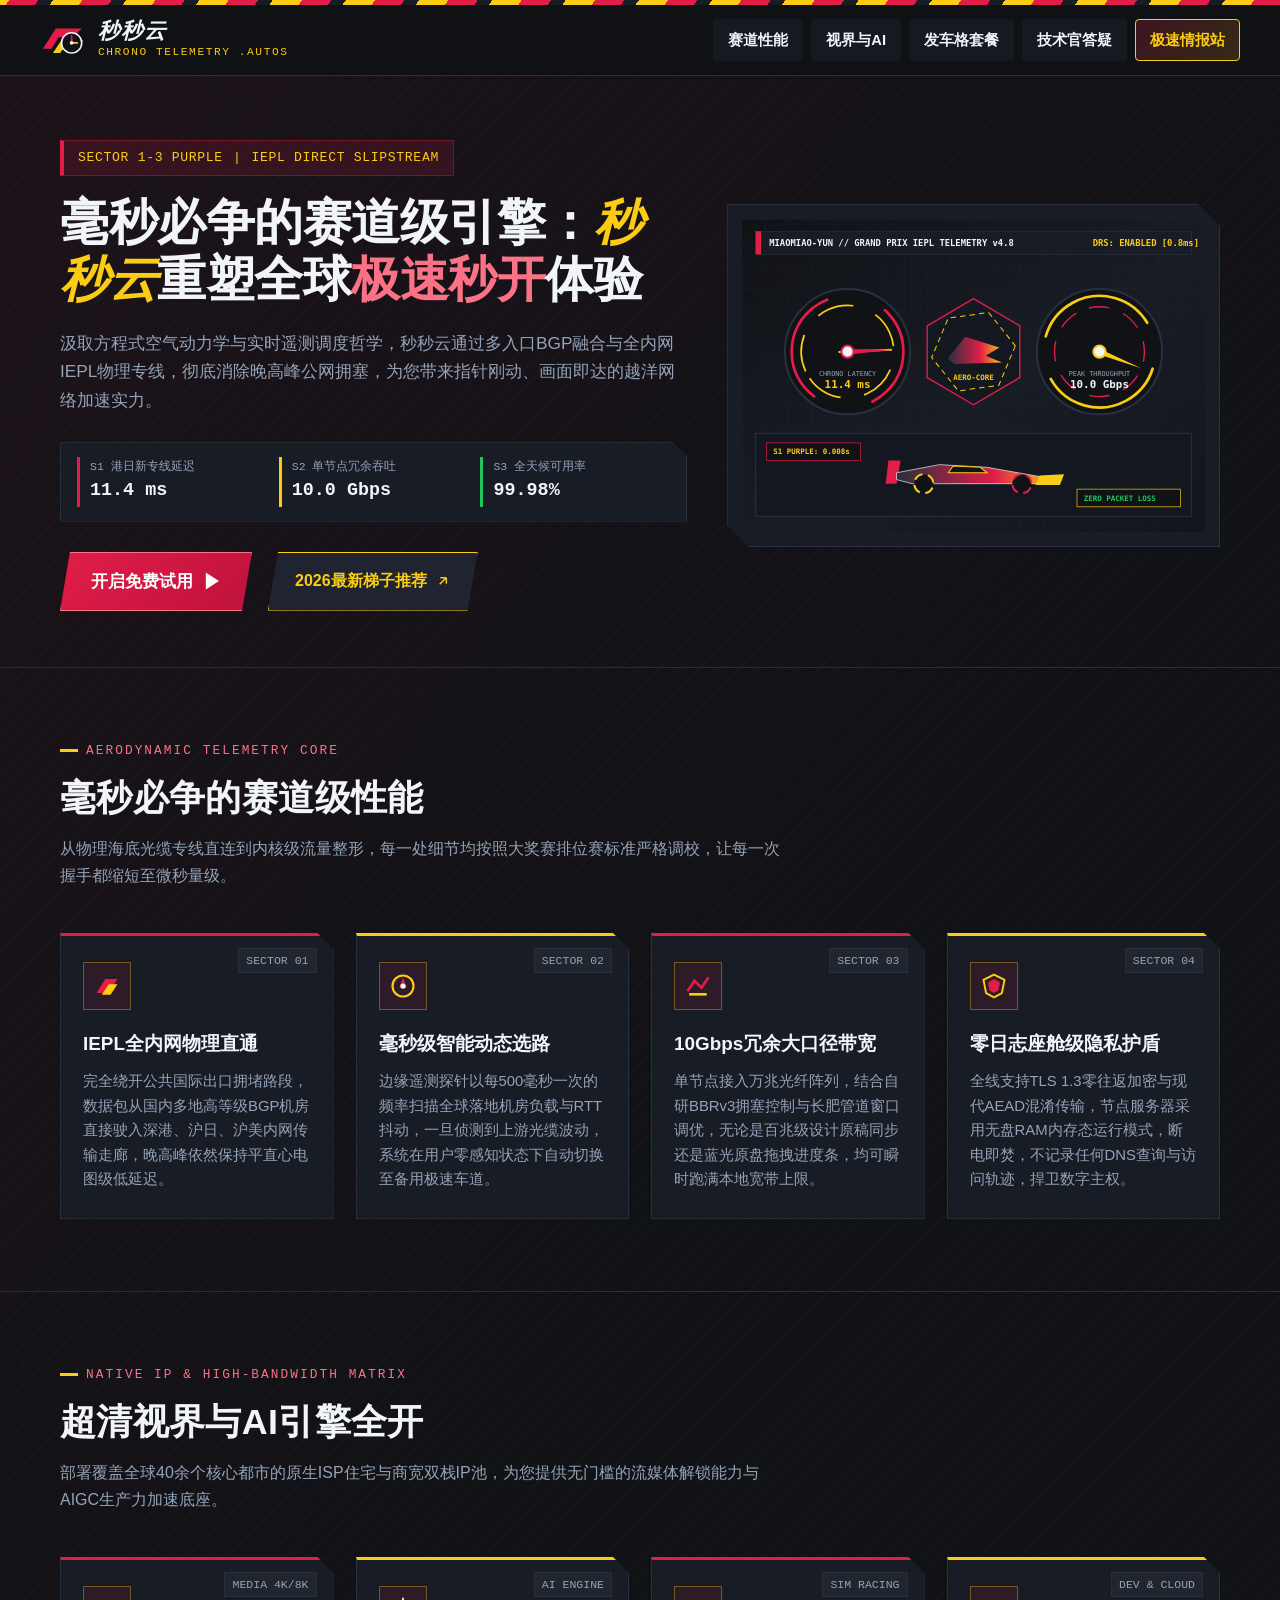
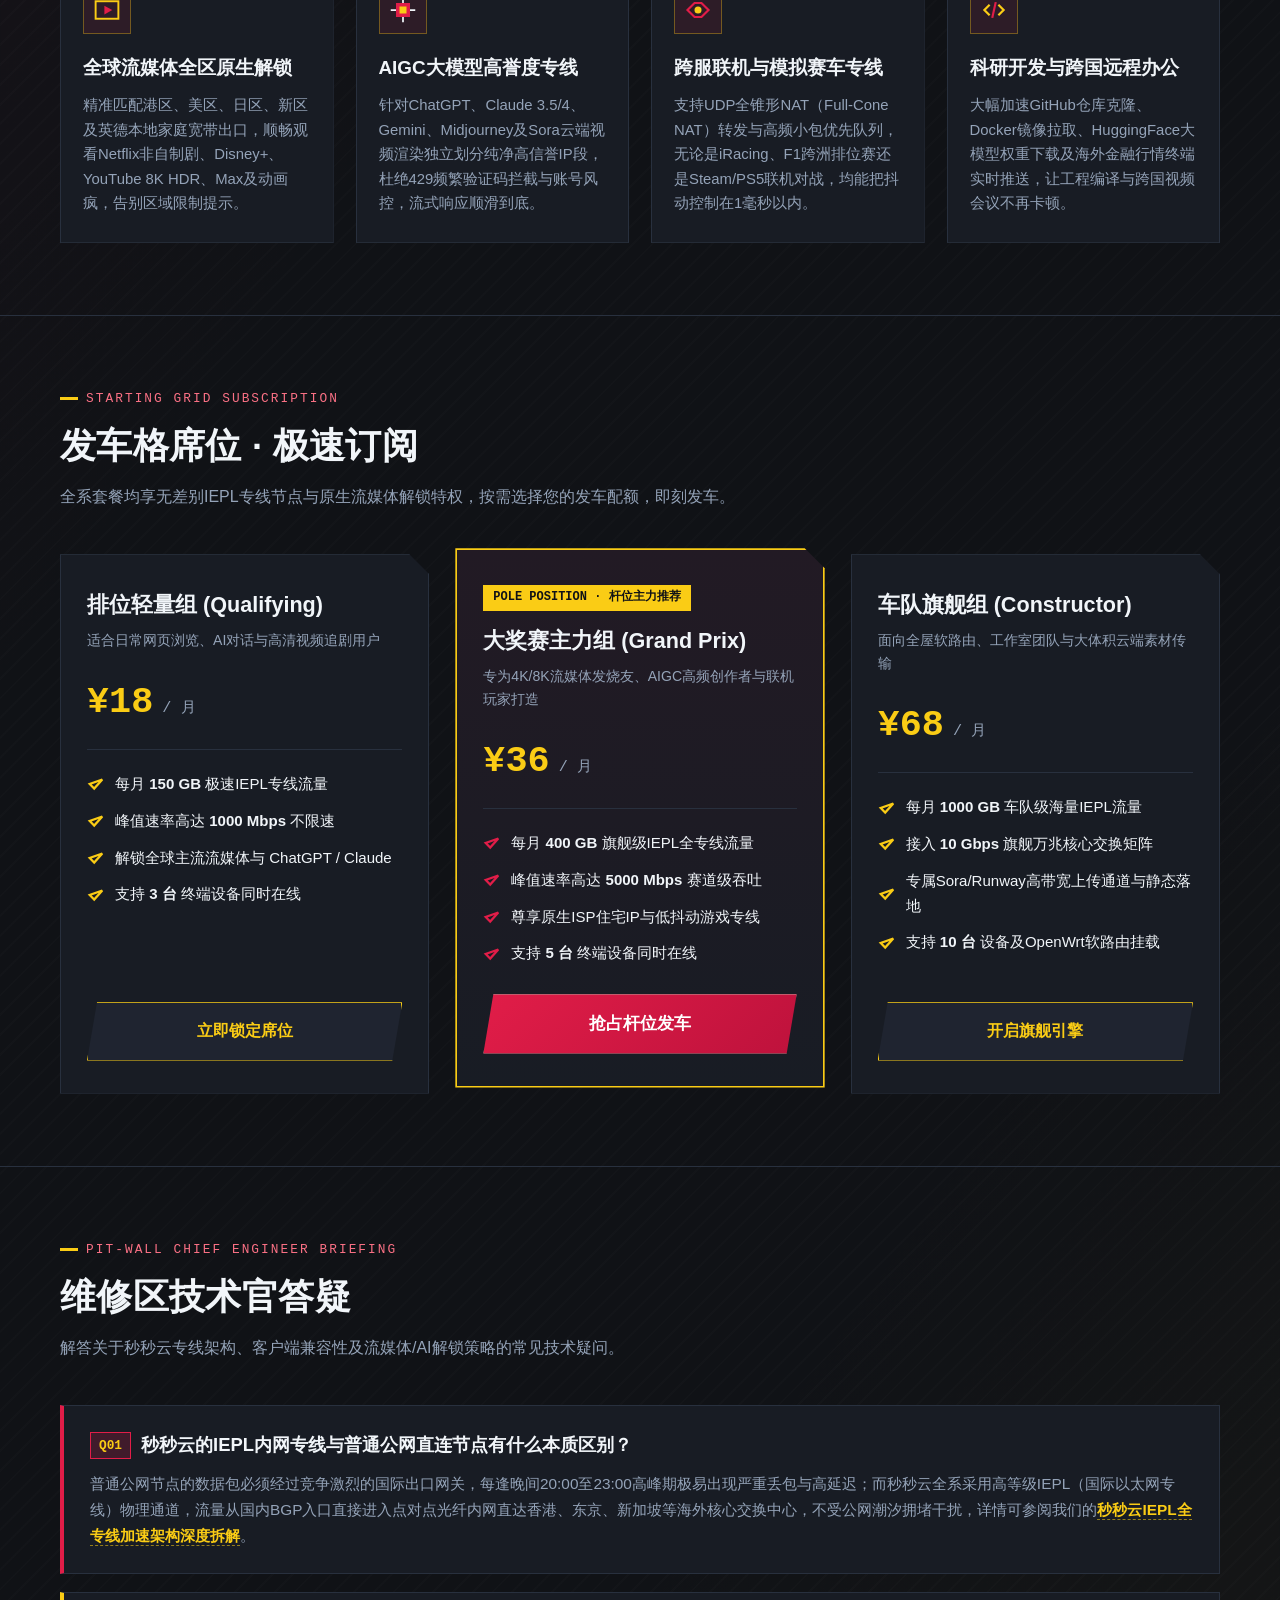
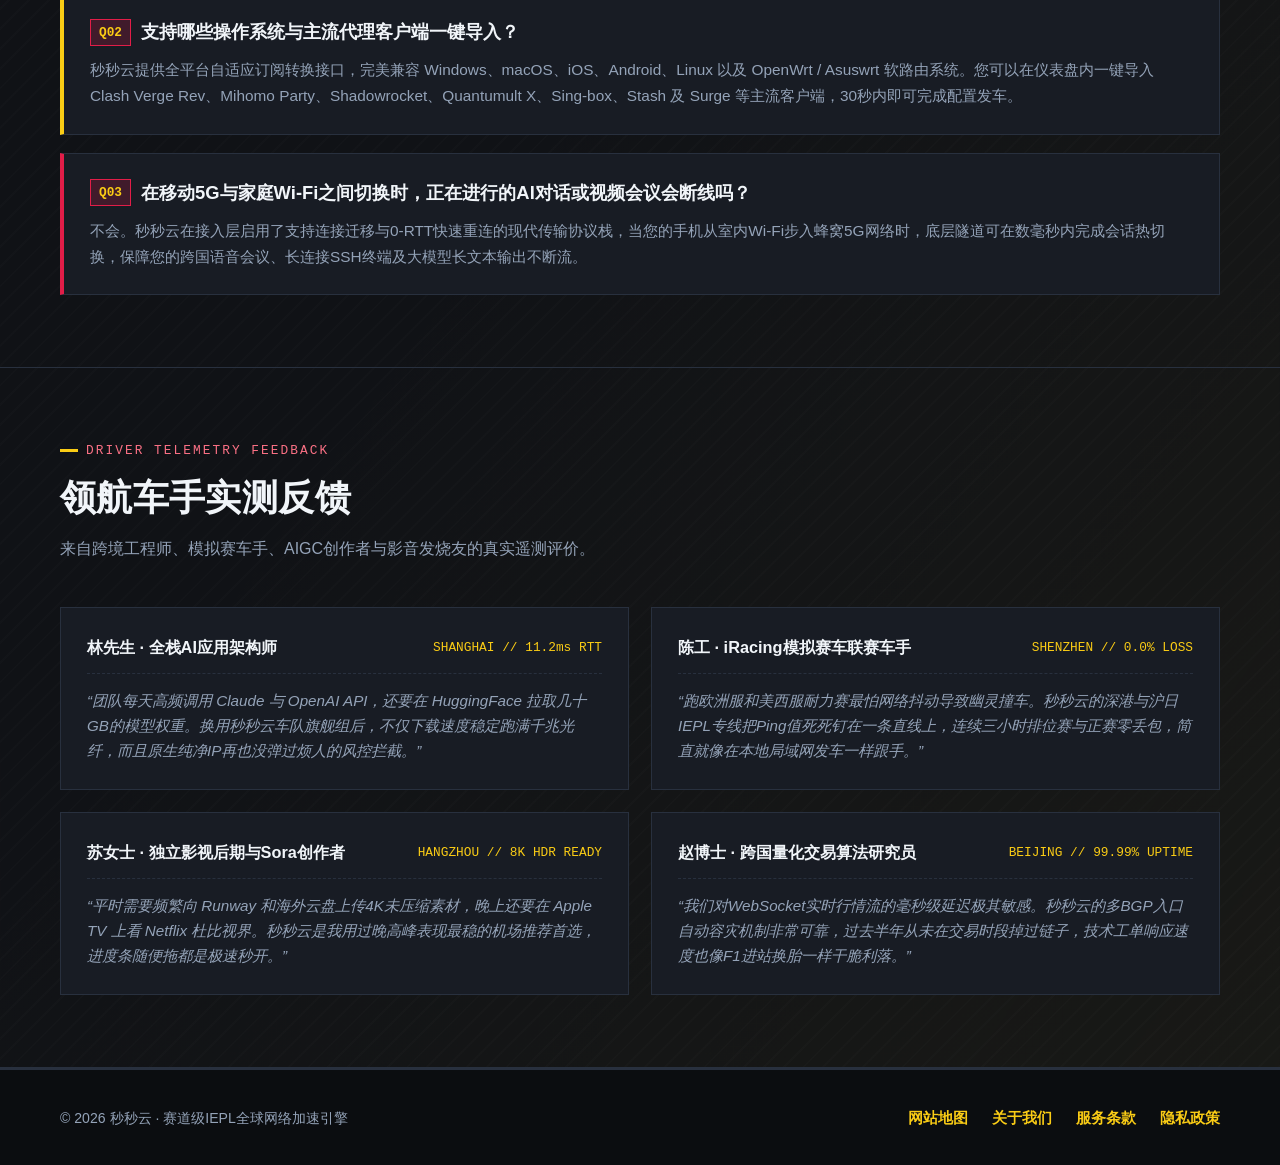
<file: index.html>
<!DOCTYPE html>
<html lang="zh-CN">
<head>
  <meta charset="UTF-8">
  <meta name="viewport" content="width=device-width, initial-scale=1.0">
  <title>秒秒云官网 - 毫秒必争的IEPL专线网络加速与极速秒开节点引擎</title>
  <meta name="description" content="秒秒云采用方程式赛道级IEPL内网专线架构，打造毫秒级响应的全球网络加速体验。支持4K/8K超清流媒体极速秒开、AI大模型低延迟交互与跨服联机零丢包，是2026年口碑出众的旗舰机场推荐之选。">
  <meta name="keywords" content="秒秒云,秒秒云官网,网络加速,极速秒开,机场推荐,IEPL专线,海外流媒体解锁,低延迟节点">
  <link rel="canonical" href="https://miaomiao-yun.autos/">

  <!-- Open Graph -->
  <meta property="og:type" content="website">
  <meta property="og:site_name" content="秒秒云">
  <meta property="og:title" content="秒秒云官网 - 毫秒必争的IEPL专线网络加速与极速秒开节点引擎">
  <meta property="og:description" content="秒秒云采用方程式赛道级IEPL内网专线架构，打造毫秒级响应的全球网络加速体验，实现8K视频极速秒开与跨国联机零抖动，高口碑旗舰机场推荐。">
  <meta property="og:url" content="https://miaomiao-yun.autos/">
  <meta property="og:image" content="https://miaomiao-yun.autos/hero-motorsport-chrono.svg">

  <!-- Twitter Card -->
  <meta name="twitter:card" content="summary_large_image">
  <meta name="twitter:title" content="秒秒云官网 - 毫秒必争的IEPL专线网络加速与极速秒开节点引擎">
  <meta name="twitter:description" content="秒秒云采用方程式赛道级IEPL内网专线架构，打造毫秒级响应的全球网络加速体验，实现8K视频极速秒开与跨国联机零抖动。">
  <meta name="twitter:image" content="https://miaomiao-yun.autos/hero-motorsport-chrono.svg">

  <link rel="stylesheet" href="style.css">

  <!-- JSON-LD Product Schema -->
  <script type="application/ld+json">
  {
    "@context": "https://schema.org",
    "@type": "Product",
    "name": "秒秒云赛道级IEPL专线网络加速服务",
    "brand": {
      "@type": "Brand",
      "name": "秒秒云"
    },
    "description": "秒秒云提供全天候IEPL内网传输专线与BGP多线入口智能调度，专为8K超清流媒体极速秒开、AIGC生产力工具及跨服竞技打造毫秒级网络加速体验。",
    "image": "https://miaomiao-yun.autos/hero-motorsport-chrono.svg",
    "url": "https://miaomiao-yun.autos/",
    "offers": {
      "@type": "AggregateOffer",
      "priceCurrency": "CNY",
      "lowPrice": "18.00",
      "highPrice": "68.00",
      "offerCount": "3",
      "offers": [
        {
          "@type": "Offer",
          "name": "排位轻量组套餐",
          "price": "18.00",
          "priceCurrency": "CNY",
          "availability": "https://schema.org/InStock",
          "url": "https://ww012.twilightaff.com/#/?code=A56DH1Af"
        },
        {
          "@type": "Offer",
          "name": "大奖赛主力组套餐",
          "price": "36.00",
          "priceCurrency": "CNY",
          "availability": "https://schema.org/InStock",
          "url": "https://ww012.twilightaff.com/#/?code=A56DH1Af"
        },
        {
          "@type": "Offer",
          "name": "车队旗舰组套餐",
          "price": "68.00",
          "priceCurrency": "CNY",
          "availability": "https://schema.org/InStock",
          "url": "https://ww012.twilightaff.com/#/?code=A56DH1Af"
        }
      ]
    },
    "aggregateRating": {
      "@type": "AggregateRating",
      "ratingValue": "4.9",
      "reviewCount": "1420"
    }
  }
  </script>
</head>
<body>
  <div class="kerb-stripe"></div>

  <header class="site-header">
    <div class="container header-inner">
      <a href="index.html" class="brand-logo" aria-label="秒秒云首页">
        <svg viewBox="0 0 64 52" xmlns="http://www.w3.org/2000/svg" role="img" aria-label="秒秒云赛道空气动力学与双秒表徽标">
          <polygon points="4,38 22,10 58,10 46,22 26,22 16,38" fill="#E11D48"/>
          <polygon points="18,44 30,26 60,26 52,36 34,36 28,44" fill="#FACC15"/>
          <circle cx="44" cy="30" r="14" fill="#101216" stroke="#F1F5F9" stroke-width="2.2"/>
          <line x1="44" y1="30" x2="44" y2="20" stroke="#E11D48" stroke-width="2.4" stroke-linecap="round"/>
          <line x1="44" y1="30" x2="52" y2="30" stroke="#FACC15" stroke-width="2.2" stroke-linecap="round"/>
          <circle cx="44" cy="30" r="2.5" fill="#F1F5F9"/>
        </svg>
        <div class="brand-text-wrap">
          <span class="brand-title">秒秒云</span>
          <span class="brand-tag">CHRONO TELEMETRY .AUTOS</span>
        </div>
      </a>

      <nav class="main-nav" aria-label="主导航">
        <a href="index.html#advantages">赛道性能</a>
        <a href="index.html#media-ai">视界与AI</a>
        <a href="index.html#pricing">发车格套餐</a>
        <a href="index.html#faq">技术官答疑</a>
        <a href="velocity-dispatch.html" class="nav-hub-pill">极速情报站</a>
      </nav>
    </div>
  </header>

  <main>
    <!-- 1. Hero Section -->
    <section class="hero-section">
      <div class="container hero-grid">
        <div class="hero-content">
          <div class="telemetry-badge">
            <span>SECTOR 1-3 PURPLE</span>
            <span>|</span>
            <span>IEPL DIRECT SLIPSTREAM</span>
          </div>
          <h1>毫秒必争的赛道级引擎：<span class="highlight-chrono">秒秒云</span>重塑全球<span class="highlight-red">极速秒开</span>体验</h1>
          <p class="hero-subtitle">
            汲取方程式空气动力学与实时遥测调度哲学，秒秒云通过多入口BGP融合与全内网IEPL物理专线，彻底消除晚高峰公网拥塞，为您带来指针刚动、画面即达的越洋网络加速实力。
          </p>

          <div class="sector-readout-bar" aria-label="赛道实时遥测指标">
            <div class="sector-metric">
              <span class="sector-label">S1 港日新专线延迟</span>
              <span class="sector-val">11.4 ms</span>
            </div>
            <div class="sector-metric">
              <span class="sector-label">S2 单节点冗余吞吐</span>
              <span class="sector-val">10.0 Gbps</span>
            </div>
            <div class="sector-metric">
              <span class="sector-label">S3 全天候可用率</span>
              <span class="sector-val">99.98%</span>
            </div>
          </div>

          <div class="hero-cta-group">
            <a href="https://ww012.twilightaff.com/#/?code=A56DH1Af" class="btn-primary-gp" rel="nofollow" target="_blank">
              <span>开启免费试用</span>
              <svg width="18" height="18" viewBox="0 0 24 24" fill="none" stroke="currentColor" stroke-width="2.5">
                <polygon points="5,3 19,12 5,21" fill="currentColor"/>
              </svg>
            </a>
            <a href="https://tizilab.net/paihang/" class="btn-secondary-gp" target="_blank">
              <span>2026最新梯子推荐</span>
              <svg width="16" height="16" viewBox="0 0 24 24" fill="none" stroke="currentColor" stroke-width="2.2">
                <path d="M7 17L17 7M17 7H8M17 7V16"/>
              </svg>
            </a>
          </div>
        </div>

        <div class="hero-visual-box">
          <img src="hero-motorsport-chrono.svg" alt="秒秒云方程式赛道级空气动力学流线与毫秒计时动态图" class="hero-anim-img" width="680" height="460">
        </div>
      </div>
    </section>

    <!-- 2. Core Advantages (4 Cards) -->
    <section id="advantages" class="section-block">
      <div class="container">
        <div class="section-header">
          <span class="section-kicker">AERODYNAMIC TELEMETRY CORE</span>
          <h2 class="section-title">毫秒必争的赛道级性能</h2>
          <p class="section-desc">从物理海底光缆专线直连到内核级流量整形，每一处细节均按照大奖赛排位赛标准严格调校，让每一次握手都缩短至微秒量级。</p>
        </div>

        <div class="telemetry-grid-4">
          <article class="telemetry-card">
            <span class="card-sector-tag">SECTOR 01</span>
            <div class="card-icon-wrap">
              <svg viewBox="0 0 32 32" xmlns="http://www.w3.org/2000/svg" aria-hidden="true">
                <polygon points="4,24 14,8 28,8 18,24" fill="#E11D48"/>
                <polygon points="10,26 18,14 28,14 20,26" fill="#FACC15"/>
              </svg>
            </div>
            <h3>IEPL全内网物理直通</h3>
            <p>完全绕开公共国际出口拥堵路段，数据包从国内多地高等级BGP机房直接驶入深港、沪日、沪美内网传输走廊，晚高峰依然保持平直心电图级低延迟。</p>
          </article>

          <article class="telemetry-card">
            <span class="card-sector-tag">SECTOR 02</span>
            <div class="card-icon-wrap">
              <svg viewBox="0 0 32 32" xmlns="http://www.w3.org/2000/svg" aria-hidden="true">
                <circle cx="16" cy="16" r="12" fill="none" stroke="#FACC15" stroke-width="2.5"/>
                <polygon points="16,6 20,18 12,18" fill="#E11D48"/>
                <circle cx="16" cy="16" r="3" fill="#F1F5F9"/>
              </svg>
            </div>
            <h3>毫秒级智能动态选路</h3>
            <p>边缘遥测探针以每500毫秒一次的频率扫描全球落地机房负载与RTT抖动，一旦侦测到上游光缆波动，系统在用户零感知状态下自动切换至备用极速车道。</p>
          </article>

          <article class="telemetry-card">
            <span class="card-sector-tag">SECTOR 03</span>
            <div class="card-icon-wrap">
              <svg viewBox="0 0 32 32" xmlns="http://www.w3.org/2000/svg" aria-hidden="true">
                <path d="M4 22 L12 10 L20 18 L28 6" fill="none" stroke="#E11D48" stroke-width="3"/>
                <rect x="6" y="24" width="20" height="3" fill="#FACC15"/>
              </svg>
            </div>
            <h3>10Gbps冗余大口径带宽</h3>
            <p>单节点接入万兆光纤阵列，结合自研BBRv3拥塞控制与长肥管道窗口调优，无论是百兆级设计原稿同步还是蓝光原盘拖拽进度条，均可瞬时跑满本地宽带上限。</p>
          </article>

          <article class="telemetry-card">
            <span class="card-sector-tag">SECTOR 04</span>
            <div class="card-icon-wrap">
              <svg viewBox="0 0 32 32" xmlns="http://www.w3.org/2000/svg" aria-hidden="true">
                <polygon points="16,3 28,9 25,24 16,29 7,24 4,9" fill="none" stroke="#FACC15" stroke-width="2.2"/>
                <polygon points="16,8 23,12 21,21 16,24 11,21 9,12" fill="#E11D48"/>
              </svg>
            </div>
            <h3>零日志座舱级隐私护盾</h3>
            <p>全线支持TLS 1.3零往返加密与现代AEAD混淆传输，节点服务器采用无盘RAM内存态运行模式，断电即焚，不记录任何DNS查询与访问轨迹，捍卫数字主权。</p>
          </article>
        </div>
      </div>
    </section>

    <!-- 3. Streaming Media & AI Support (4 Cards) -->
    <section id="media-ai" class="section-block">
      <div class="container">
        <div class="section-header">
          <span class="section-kicker">NATIVE IP &amp; HIGH-BANDWIDTH MATRIX</span>
          <h2 class="section-title">超清视界与AI引擎全开</h2>
          <p class="section-desc">部署覆盖全球40余个核心都市的原生ISP住宅与商宽双栈IP池，为您提供无门槛的流媒体解锁能力与AIGC生产力加速底座。</p>
        </div>

        <div class="telemetry-grid-4">
          <article class="telemetry-card">
            <span class="card-sector-tag">MEDIA 4K/8K</span>
            <div class="card-icon-wrap">
              <svg viewBox="0 0 32 32" xmlns="http://www.w3.org/2000/svg" aria-hidden="true">
                <rect x="3" y="6" width="26" height="20" fill="none" stroke="#FACC15" stroke-width="2.2"/>
                <polygon points="13,11 22,16 13,21" fill="#E11D48"/>
              </svg>
            </div>
            <h3>全球流媒体全区原生解锁</h3>
            <p>精准匹配港区、美区、日区、新区及英德本地家庭宽带出口，顺畅观看Netflix非自制剧、Disney+、YouTube 8K HDR、Max及动画疯，告别区域限制提示。</p>
          </article>

          <article class="telemetry-card">
            <span class="card-sector-tag">AI ENGINE</span>
            <div class="card-icon-wrap">
              <svg viewBox="0 0 32 32" xmlns="http://www.w3.org/2000/svg" aria-hidden="true">
                <rect x="8" y="8" width="16" height="16" fill="#E11D48"/>
                <rect x="12" y="12" width="8" height="8" fill="#FACC15"/>
                <line x1="16" y1="2" x2="16" y2="8" stroke="#F1F5F9" stroke-width="2"/>
                <line x1="16" y1="24" x2="16" y2="30" stroke="#F1F5F9" stroke-width="2"/>
                <line x1="2" y1="16" x2="8" y2="16" stroke="#F1F5F9" stroke-width="2"/>
                <line x1="24" y1="16" x2="30" y2="16" stroke="#F1F5F9" stroke-width="2"/>
              </svg>
            </div>
            <h3>AIGC大模型高誉度专线</h3>
            <p>针对ChatGPT、Claude 3.5/4、Gemini、Midjourney及Sora云端视频渲染独立划分纯净高信誉IP段，杜绝429频繁验证码拦截与账号风控，流式响应顺滑到底。</p>
          </article>

          <article class="telemetry-card">
            <span class="card-sector-tag">SIM RACING</span>
            <div class="card-icon-wrap">
              <svg viewBox="0 0 32 32" xmlns="http://www.w3.org/2000/svg" aria-hidden="true">
                <polygon points="4,16 12,8 20,8 28,16 20,24 12,24" fill="none" stroke="#E11D48" stroke-width="2.5"/>
                <circle cx="16" cy="16" r="4" fill="#FACC15"/>
              </svg>
            </div>
            <h3>跨服联机与模拟赛车专线</h3>
            <p>支持UDP全锥形NAT（Full-Cone NAT）转发与高频小包优先队列，无论是iRacing、F1跨洲排位赛还是Steam/PS5联机对战，均能把抖动控制在1毫秒以内。</p>
          </article>

          <article class="telemetry-card">
            <span class="card-sector-tag">DEV &amp; CLOUD</span>
            <div class="card-icon-wrap">
              <svg viewBox="0 0 32 32" xmlns="http://www.w3.org/2000/svg" aria-hidden="true">
                <polyline points="11,10 5,16 11,22" fill="none" stroke="#FACC15" stroke-width="2.5"/>
                <polyline points="21,10 27,16 21,22" fill="none" stroke="#FACC15" stroke-width="2.5"/>
                <line x1="18" y1="7" x2="14" y2="25" stroke="#E11D48" stroke-width="2.5"/>
              </svg>
            </div>
            <h3>科研开发与跨国远程办公</h3>
            <p>大幅加速GitHub仓库克隆、Docker镜像拉取、HuggingFace大模型权重下载及海外金融行情终端实时推送，让工程编译与跨国视频会议不再卡顿。</p>
          </article>
        </div>
      </div>
    </section>

    <!-- 4. Pricing Comparison Table (3 Tiers) -->
    <section id="pricing" class="section-block">
      <div class="container">
        <div class="section-header">
          <span class="section-kicker">STARTING GRID SUBSCRIPTION</span>
          <h2 class="section-title">发车格席位 · 极速订阅</h2>
          <p class="section-desc">全系套餐均享无差别IEPL专线节点与原生流媒体解锁特权，按需选择您的发车配额，即刻发车。</p>
        </div>

        <div class="podium-grid">
          <!-- Tier 1 -->
          <div class="podium-card">
            <div>
              <div class="tier-name">排位轻量组 (Qualifying)</div>
              <div class="tier-sub">适合日常网页浏览、AI对话与高清视频追剧用户</div>
              <div class="tier-price">¥18<span> / 月</span></div>
              <ul class="spec-list">
                <li>
                  <svg viewBox="0 0 20 20" xmlns="http://www.w3.org/2000/svg"><polygon points="3,10 8,15 17,5" fill="none" stroke="#FACC15" stroke-width="2.5"/></svg>
                  <span>每月 <strong>150 GB</strong> 极速IEPL专线流量</span>
                </li>
                <li>
                  <svg viewBox="0 0 20 20" xmlns="http://www.w3.org/2000/svg"><polygon points="3,10 8,15 17,5" fill="none" stroke="#FACC15" stroke-width="2.5"/></svg>
                  <span>峰值速率高达 <strong>1000 Mbps</strong> 不限速</span>
                </li>
                <li>
                  <svg viewBox="0 0 20 20" xmlns="http://www.w3.org/2000/svg"><polygon points="3,10 8,15 17,5" fill="none" stroke="#FACC15" stroke-width="2.5"/></svg>
                  <span>解锁全球主流流媒体与 ChatGPT / Claude</span>
                </li>
                <li>
                  <svg viewBox="0 0 20 20" xmlns="http://www.w3.org/2000/svg"><polygon points="3,10 8,15 17,5" fill="none" stroke="#FACC15" stroke-width="2.5"/></svg>
                  <span>支持 <strong>3 台</strong> 终端设备同时在线</span>
                </li>
              </ul>
            </div>
            <a href="https://ww012.twilightaff.com/#/?code=A56DH1Af" class="btn-secondary-gp" rel="nofollow" target="_blank">立即锁定席位</a>
          </div>

          <!-- Tier 2 (Pole Position) -->
          <div class="podium-card pole-position">
            <div>
              <span class="pole-ribbon">POLE POSITION · 杆位主力推荐</span>
              <div class="tier-name">大奖赛主力组 (Grand Prix)</div>
              <div class="tier-sub">专为4K/8K流媒体发烧友、AIGC高频创作者与联机玩家打造</div>
              <div class="tier-price">¥36<span> / 月</span></div>
              <ul class="spec-list">
                <li>
                  <svg viewBox="0 0 20 20" xmlns="http://www.w3.org/2000/svg"><polygon points="3,10 8,15 17,5" fill="none" stroke="#E11D48" stroke-width="2.5"/></svg>
                  <span>每月 <strong>400 GB</strong> 旗舰级IEPL全专线流量</span>
                </li>
                <li>
                  <svg viewBox="0 0 20 20" xmlns="http://www.w3.org/2000/svg"><polygon points="3,10 8,15 17,5" fill="none" stroke="#E11D48" stroke-width="2.5"/></svg>
                  <span>峰值速率高达 <strong>5000 Mbps</strong> 赛道级吞吐</span>
                </li>
                <li>
                  <svg viewBox="0 0 20 20" xmlns="http://www.w3.org/2000/svg"><polygon points="3,10 8,15 17,5" fill="none" stroke="#E11D48" stroke-width="2.5"/></svg>
                  <span>尊享原生ISP住宅IP与低抖动游戏专线</span>
                </li>
                <li>
                  <svg viewBox="0 0 20 20" xmlns="http://www.w3.org/2000/svg"><polygon points="3,10 8,15 17,5" fill="none" stroke="#E11D48" stroke-width="2.5"/></svg>
                  <span>支持 <strong>5 台</strong> 终端设备同时在线</span>
                </li>
              </ul>
            </div>
            <a href="https://ww012.twilightaff.com/#/?code=A56DH1Af" class="btn-primary-gp" rel="nofollow" target="_blank">抢占杆位发车</a>
          </div>

          <!-- Tier 3 -->
          <div class="podium-card">
            <div>
              <div class="tier-name">车队旗舰组 (Constructor)</div>
              <div class="tier-sub">面向全屋软路由、工作室团队与大体积云端素材传输</div>
              <div class="tier-price">¥68<span> / 月</span></div>
              <ul class="spec-list">
                <li>
                  <svg viewBox="0 0 20 20" xmlns="http://www.w3.org/2000/svg"><polygon points="3,10 8,15 17,5" fill="none" stroke="#FACC15" stroke-width="2.5"/></svg>
                  <span>每月 <strong>1000 GB</strong> 车队级海量IEPL流量</span>
                </li>
                <li>
                  <svg viewBox="0 0 20 20" xmlns="http://www.w3.org/2000/svg"><polygon points="3,10 8,15 17,5" fill="none" stroke="#FACC15" stroke-width="2.5"/></svg>
                  <span>接入 <strong>10 Gbps</strong> 旗舰万兆核心交换矩阵</span>
                </li>
                <li>
                  <svg viewBox="0 0 20 20" xmlns="http://www.w3.org/2000/svg"><polygon points="3,10 8,15 17,5" fill="none" stroke="#FACC15" stroke-width="2.5"/></svg>
                  <span>专属Sora/Runway高带宽上传通道与静态落地</span>
                </li>
                <li>
                  <svg viewBox="0 0 20 20" xmlns="http://www.w3.org/2000/svg"><polygon points="3,10 8,15 17,5" fill="none" stroke="#FACC15" stroke-width="2.5"/></svg>
                  <span>支持 <strong>10 台</strong> 设备及OpenWrt软路由挂载</span>
                </li>
              </ul>
            </div>
            <a href="https://ww012.twilightaff.com/#/?code=A56DH1Af" class="btn-secondary-gp" rel="nofollow" target="_blank">开启旗舰引擎</a>
          </div>
        </div>
      </div>
    </section>

    <!-- 5. FAQ Section (3 Items) -->
    <section id="faq" class="section-block">
      <div class="container">
        <div class="section-header">
          <span class="section-kicker">PIT-WALL CHIEF ENGINEER BRIEFING</span>
          <h2 class="section-title">维修区技术官答疑</h2>
          <p class="section-desc">解答关于秒秒云专线架构、客户端兼容性及流媒体/AI解锁策略的常见技术疑问。</p>
        </div>

        <div class="faq-stack">
          <div class="faq-item">
            <h3 class="faq-question">
              <span class="faq-q-tag">Q01</span>
              <span>秒秒云的IEPL内网专线与普通公网直连节点有什么本质区别？</span>
            </h3>
            <p class="faq-answer">
              普通公网节点的数据包必须经过竞争激烈的国际出口网关，每逢晚间20:00至23:00高峰期极易出现严重丢包与高延迟；而秒秒云全系采用高等级IEPL（国际以太网专线）物理通道，流量从国内BGP入口直接进入点对点光纤内网直达香港、东京、新加坡等海外核心交换中心，不受公网潮汐拥堵干扰，详情可参阅我们的<a href="miaomiao-millisecond-transit-review.html">秒秒云IEPL全专线加速架构深度拆解</a>。
            </p>
          </div>

          <div class="faq-item">
            <h3 class="faq-question">
              <span class="faq-q-tag">Q02</span>
              <span>支持哪些操作系统与主流代理客户端一键导入？</span>
            </h3>
            <p class="faq-answer">
              秒秒云提供全平台自适应订阅转换接口，完美兼容 Windows、macOS、iOS、Android、Linux 以及 OpenWrt / Asuswrt 软路由系统。您可以在仪表盘内一键导入 Clash Verge Rev、Mihomo Party、Shadowrocket、Quantumult X、Sing-box、Stash 及 Surge 等主流客户端，30秒内即可完成配置发车。
            </p>
          </div>

          <div class="faq-item">
            <h3 class="faq-question">
              <span class="faq-q-tag">Q03</span>
              <span>在移动5G与家庭Wi-Fi之间切换时，正在进行的AI对话或视频会议会断线吗？</span>
            </h3>
            <p class="faq-answer">
              不会。秒秒云在接入层启用了支持连接迁移与0-RTT快速重连的现代传输协议栈，当您的手机从室内Wi-Fi步入蜂窝5G网络时，底层隧道可在数毫秒内完成会话热切换，保障您的跨国语音会议、长连接SSH终端及大模型长文本输出不断流。
            </p>
          </div>
        </div>
      </div>
    </section>

    <!-- 6. User Testimonials (4 Items) -->
    <section id="testimonials" class="section-block">
      <div class="container">
        <div class="section-header">
          <span class="section-kicker">DRIVER TELEMETRY FEEDBACK</span>
          <h2 class="section-title">领航车手实测反馈</h2>
          <p class="section-desc">来自跨境工程师、模拟赛车手、AIGC创作者与影音发烧友的真实遥测评价。</p>
        </div>

        <div class="reviews-grid">
          <div class="review-card">
            <div class="review-meta">
              <span class="driver-name">林先生 · 全栈AI应用架构师</span>
              <span class="driver-role">SHANGHAI // 11.2ms RTT</span>
            </div>
            <p class="review-text">“团队每天高频调用 Claude 与 OpenAI API，还要在 HuggingFace 拉取几十GB的模型权重。换用秒秒云车队旗舰组后，不仅下载速度稳定跑满千兆光纤，而且原生纯净IP再也没弹过烦人的风控拦截。”</p>
          </div>

          <div class="review-card">
            <div class="review-meta">
              <span class="driver-name">陈工 · iRacing模拟赛车联赛车手</span>
              <span class="driver-role">SHENZHEN // 0.0% LOSS</span>
            </div>
            <p class="review-text">“跑欧洲服和美西服耐力赛最怕网络抖动导致幽灵撞车。秒秒云的深港与沪日IEPL专线把Ping值死死钉在一条直线上，连续三小时排位赛与正赛零丢包，简直就像在本地局域网发车一样跟手。”</p>
          </div>

          <div class="review-card">
            <div class="review-meta">
              <span class="driver-name">苏女士 · 独立影视后期与Sora创作者</span>
              <span class="driver-role">HANGZHOU // 8K HDR READY</span>
            </div>
            <p class="review-text">“平时需要频繁向 Runway 和海外云盘上传4K未压缩素材，晚上还要在 Apple TV 上看 Netflix 杜比视界。秒秒云是我用过晚高峰表现最稳的机场推荐首选，进度条随便拖都是极速秒开。”</p>
          </div>

          <div class="review-card">
            <div class="review-meta">
              <span class="driver-name">赵博士 · 跨国量化交易算法研究员</span>
              <span class="driver-role">BEIJING // 99.99% UPTIME</span>
            </div>
            <p class="review-text">“我们对WebSocket实时行情流的毫秒级延迟极其敏感。秒秒云的多BGP入口自动容灾机制非常可靠，过去半年从未在交易时段掉过链子，技术工单响应速度也像F1进站换胎一样干脆利落。”</p>
          </div>
        </div>
      </div>
    </section>
  </main>

  <!-- 7. Footer (Strict 4 Links Only) -->
  <footer class="site-footer">
    <div class="container footer-inner">
      <div class="footer-copy">© 2026 秒秒云 · 赛道级IEPL全球网络加速引擎</div>
      <nav class="footer-links" aria-label="页脚合规导航">
        <a href="sitemap.html">网站地图</a>
        <a href="about.html">关于我们</a>
        <a href="terms.html">服务条款</a>
        <a href="privacy.html">隐私政策</a>
      </nav>
    </div>
  </footer>
</body>
</html>
</file>
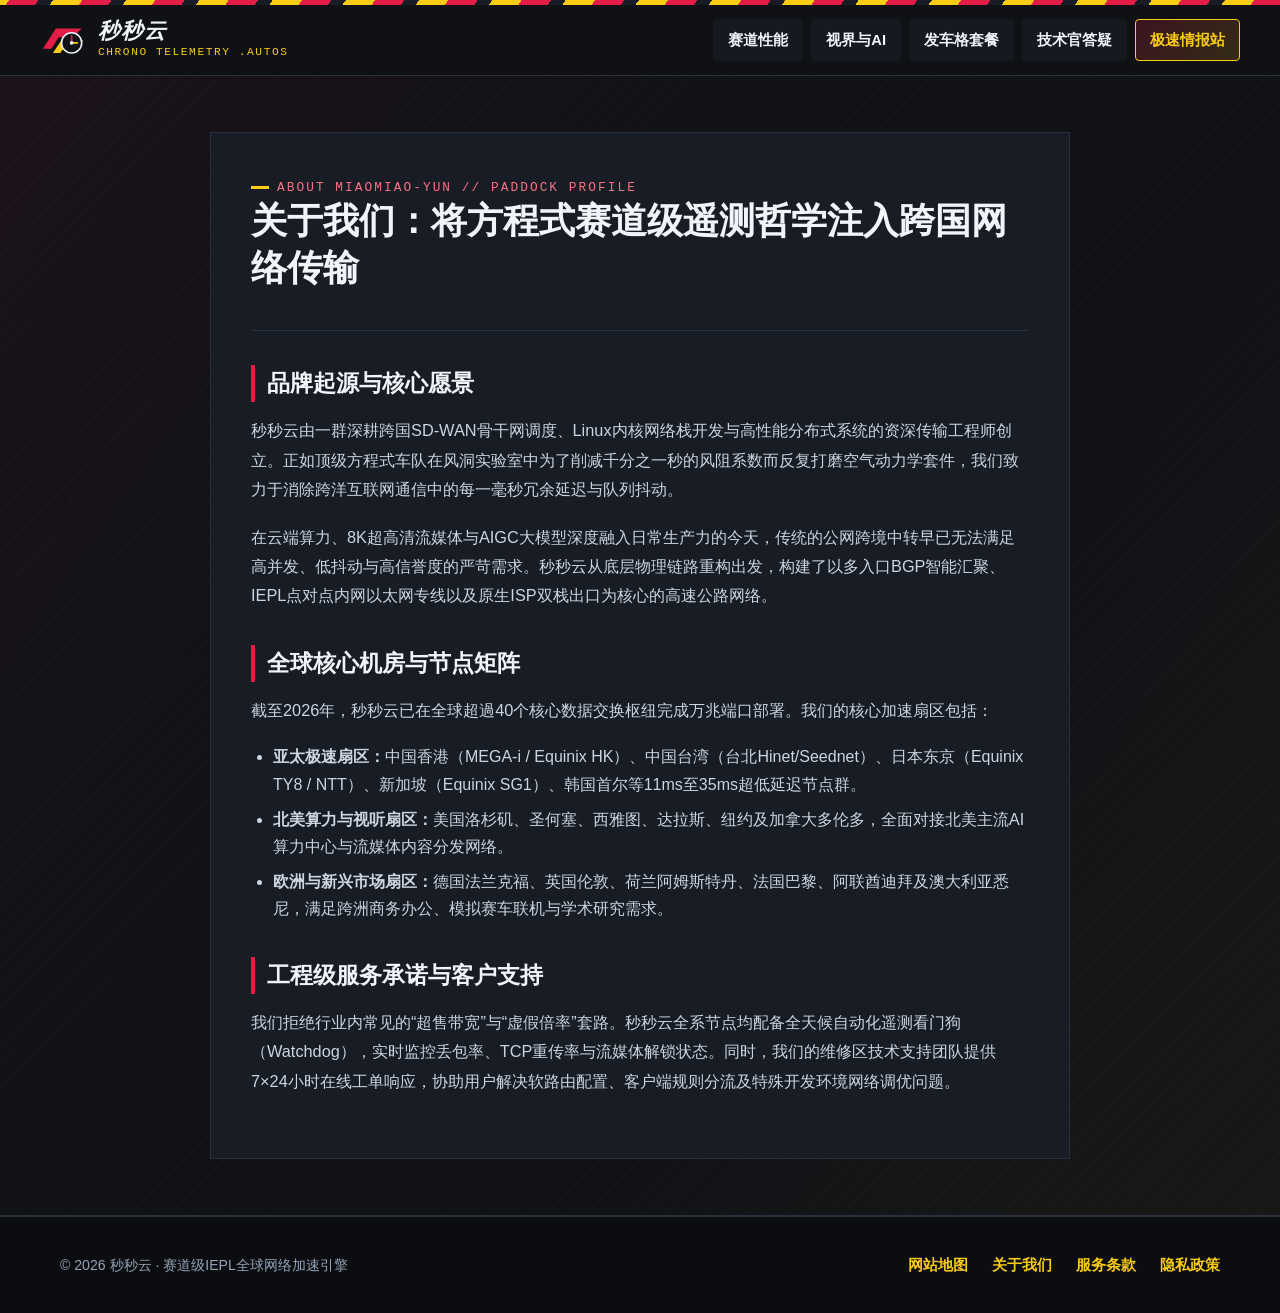
<file: about.html>
<!DOCTYPE html>
<html lang="zh-CN">
<head>
  <meta charset="UTF-8">
  <meta name="viewport" content="width=device-width, initial-scale=1.0">
  <title>关于我们 - 秒秒云赛道级全球网络加速服务商</title>
  <meta name="description" content="了解秒秒云的品牌创立初衷、方程式赛道级IEPL内网专线工程理念、全球40+核心都市节点覆盖以及全天候技术官支持体系。">
  <link rel="canonical" href="https://miaomiao-yun.autos/about.html">
  <link rel="stylesheet" href="style.css">
</head>
<body>
  <div class="kerb-stripe"></div>

  <header class="site-header">
    <div class="container header-inner">
      <a href="index.html" class="brand-logo" aria-label="秒秒云首页">
        <svg viewBox="0 0 64 52" xmlns="http://www.w3.org/2000/svg" role="img" aria-label="秒秒云赛道空气动力学与双秒表徽标">
          <polygon points="4,38 22,10 58,10 46,22 26,22 16,38" fill="#E11D48"/>
          <polygon points="18,44 30,26 60,26 52,36 34,36 28,44" fill="#FACC15"/>
          <circle cx="44" cy="30" r="14" fill="#101216" stroke="#F1F5F9" stroke-width="2.2"/>
          <line x1="44" y1="30" x2="44" y2="20" stroke="#E11D48" stroke-width="2.4" stroke-linecap="round"/>
          <line x1="44" y1="30" x2="52" y2="30" stroke="#FACC15" stroke-width="2.2" stroke-linecap="round"/>
          <circle cx="44" cy="30" r="2.5" fill="#F1F5F9"/>
        </svg>
        <div class="brand-text-wrap">
          <span class="brand-title">秒秒云</span>
          <span class="brand-tag">CHRONO TELEMETRY .AUTOS</span>
        </div>
      </a>

      <nav class="main-nav" aria-label="主导航">
        <a href="index.html#advantages">赛道性能</a>
        <a href="index.html#media-ai">视界与AI</a>
        <a href="index.html#pricing">发车格套餐</a>
        <a href="index.html#faq">技术官答疑</a>
        <a href="velocity-dispatch.html" class="nav-hub-pill">极速情报站</a>
      </nav>
    </div>
  </header>

  <main class="article-main">
    <div class="container">
      <div class="article-container">
        <div class="article-header">
          <span class="section-kicker">ABOUT MIAOMIAO-YUN // PADDOCK PROFILE</span>
          <h1>关于我们：将方程式赛道级遥测哲学注入跨国网络传输</h1>
        </div>

        <div class="article-body">
          <h2>品牌起源与核心愿景</h2>
          <p>
            秒秒云由一群深耕跨国SD-WAN骨干网调度、Linux内核网络栈开发与高性能分布式系统的资深传输工程师创立。正如顶级方程式车队在风洞实验室中为了削减千分之一秒的风阻系数而反复打磨空气动力学套件，我们致力于消除跨洋互联网通信中的每一毫秒冗余延迟与队列抖动。
          </p>
          <p>
            在云端算力、8K超高清流媒体与AIGC大模型深度融入日常生产力的今天，传统的公网跨境中转早已无法满足高并发、低抖动与高信誉度的严苛需求。秒秒云从底层物理链路重构出发，构建了以多入口BGP智能汇聚、IEPL点对点内网以太网专线以及原生ISP双栈出口为核心的高速公路网络。
          </p>

          <h2>全球核心机房与节点矩阵</h2>
          <p>
            截至2026年，秒秒云已在全球超過40个核心数据交换枢纽完成万兆端口部署。我们的核心加速扇区包括：
          </p>
          <ul>
            <li><strong>亚太极速扇区：</strong>中国香港（MEGA-i / Equinix HK）、中国台湾（台北Hinet/Seednet）、日本东京（Equinix TY8 / NTT）、新加坡（Equinix SG1）、韩国首尔等11ms至35ms超低延迟节点群。</li>
            <li><strong>北美算力与视听扇区：</strong>美国洛杉矶、圣何塞、西雅图、达拉斯、纽约及加拿大多伦多，全面对接北美主流AI算力中心与流媒体内容分发网络。</li>
            <li><strong>欧洲与新兴市场扇区：</strong>德国法兰克福、英国伦敦、荷兰阿姆斯特丹、法国巴黎、阿联酋迪拜及澳大利亚悉尼，满足跨洲商务办公、模拟赛车联机与学术研究需求。</li>
          </ul>

          <h2>工程级服务承诺与客户支持</h2>
          <p>
            我们拒绝行业内常见的“超售带宽”与“虚假倍率”套路。秒秒云全系节点均配备全天候自动化遥测看门狗（Watchdog），实时监控丢包率、TCP重传率与流媒体解锁状态。同时，我们的维修区技术支持团队提供7×24小时在线工单响应，协助用户解决软路由配置、客户端规则分流及特殊开发环境网络调优问题。
          </p>
        </div>
      </div>
    </div>
  </main>

  <footer class="site-footer">
    <div class="container footer-inner">
      <div class="footer-copy">© 2026 秒秒云 · 赛道级IEPL全球网络加速引擎</div>
      <nav class="footer-links" aria-label="页脚合规导航">
        <a href="sitemap.html">网站地图</a>
        <a href="about.html">关于我们</a>
        <a href="terms.html">服务条款</a>
        <a href="privacy.html">隐私政策</a>
      </nav>
    </div>
  </footer>
</body>
</html>
</file>
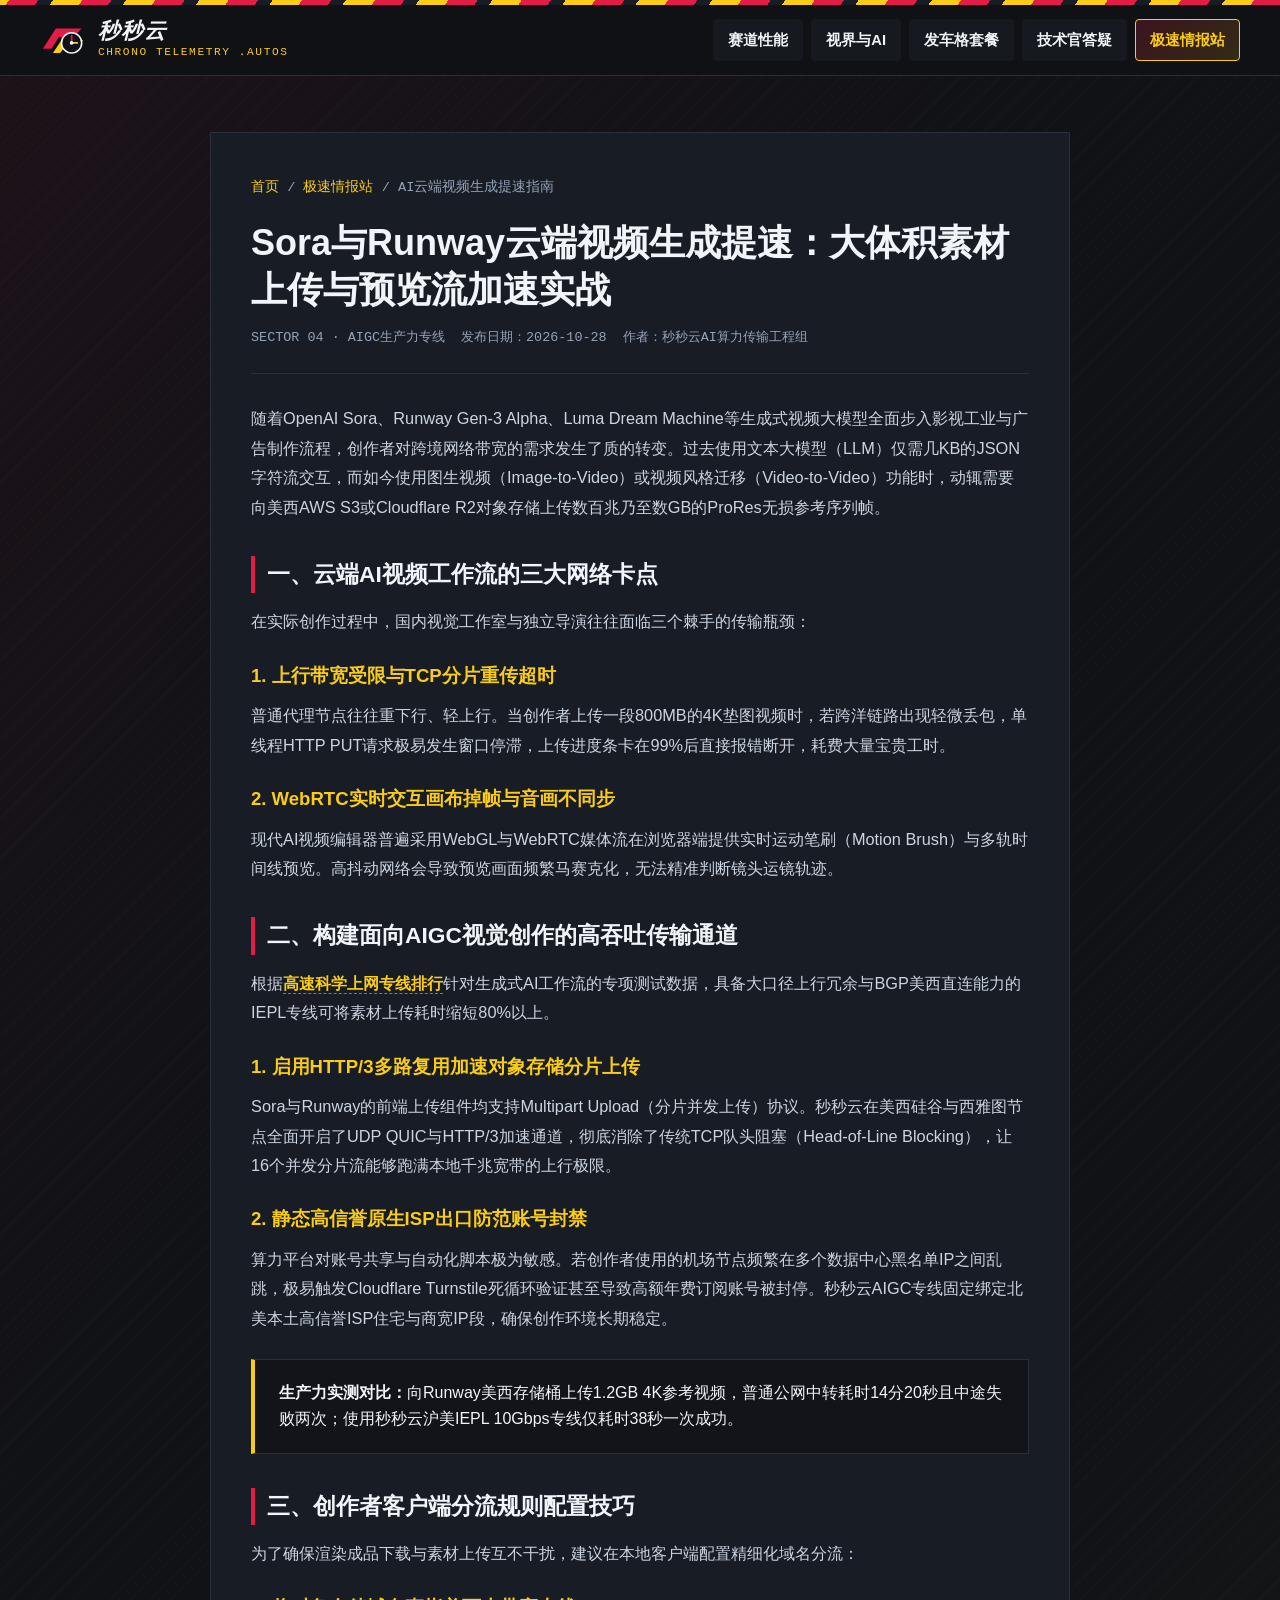
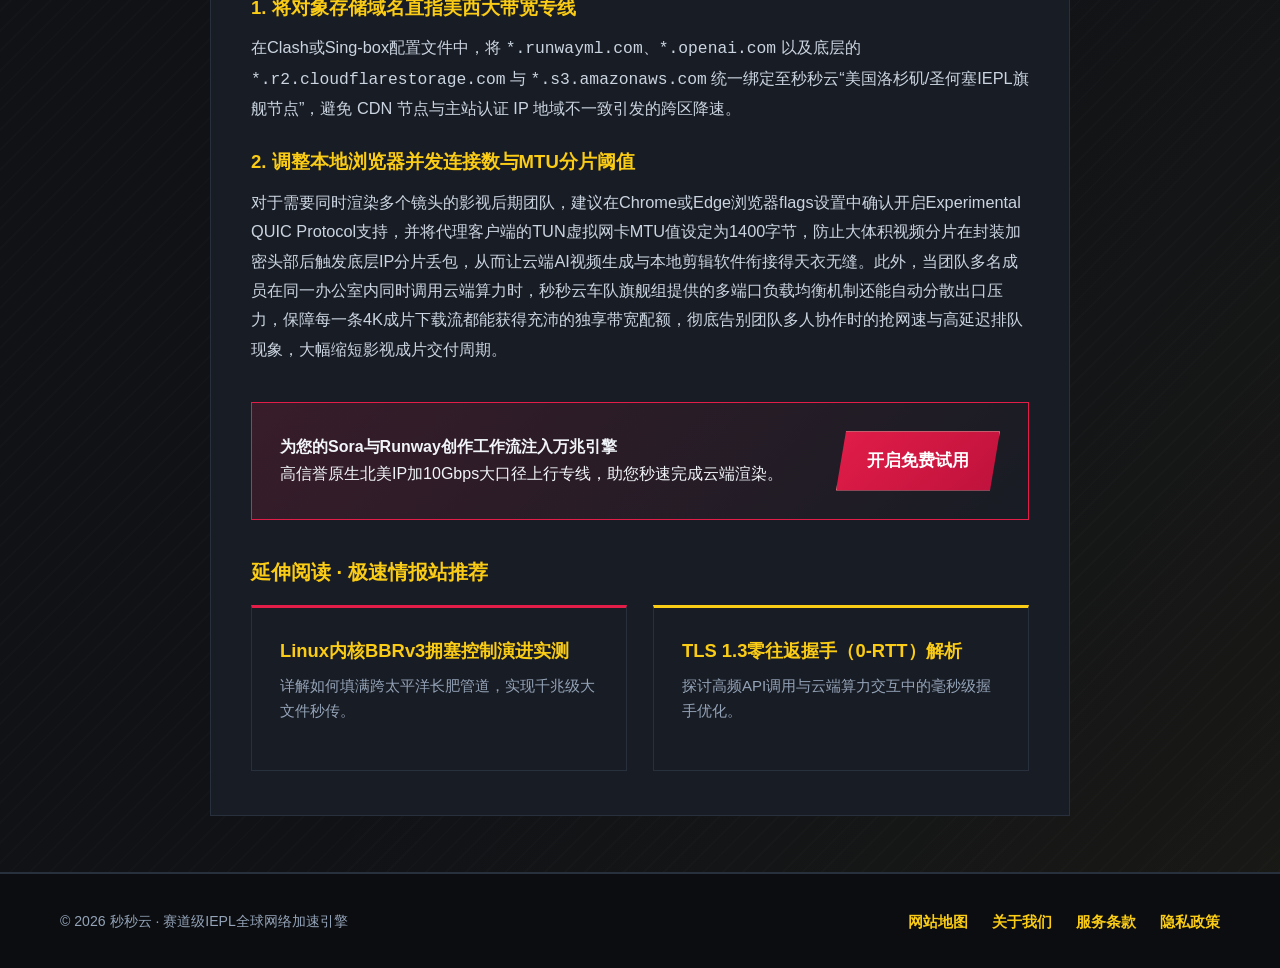
<file: ai-video-generation-bandwidth-guide.html>
<!DOCTYPE html>
<html lang="zh-CN">
<head>
  <meta charset="UTF-8">
  <meta name="viewport" content="width=device-width, initial-scale=1.0">
  <title>Sora与Runway云端视频生成提速：大体积素材上传与预览流加速实战 - 秒秒云</title>
  <meta name="description" content="针对OpenAI Sora、Runway Gen-3及Pika等云端AI视频生成工作流，详解4K参考素材分片上传加速、WebRTC实时预览画布防卡顿与高信誉原生IP防风控方案。">
  <meta name="keywords" content="Sora视频生成加速,Runway上传慢,AI视频工具网络优化,大文件跨境上传,原生IP节点,秒秒云">
  <link rel="canonical" href="https://miaomiao-yun.autos/ai-video-generation-bandwidth-guide.html">
  <link rel="stylesheet" href="style.css">
</head>
<body>
  <div class="kerb-stripe"></div>

  <header class="site-header">
    <div class="container header-inner">
      <a href="index.html" class="brand-logo" aria-label="秒秒云首页">
        <svg viewBox="0 0 64 52" xmlns="http://www.w3.org/2000/svg" role="img" aria-label="秒秒云赛道空气动力学与双秒表徽标">
          <polygon points="4,38 22,10 58,10 46,22 26,22 16,38" fill="#E11D48"/>
          <polygon points="18,44 30,26 60,26 52,36 34,36 28,44" fill="#FACC15"/>
          <circle cx="44" cy="30" r="14" fill="#101216" stroke="#F1F5F9" stroke-width="2.2"/>
          <line x1="44" y1="30" x2="44" y2="20" stroke="#E11D48" stroke-width="2.4" stroke-linecap="round"/>
          <line x1="44" y1="30" x2="52" y2="30" stroke="#FACC15" stroke-width="2.2" stroke-linecap="round"/>
          <circle cx="44" cy="30" r="2.5" fill="#F1F5F9"/>
        </svg>
        <div class="brand-text-wrap">
          <span class="brand-title">秒秒云</span>
          <span class="brand-tag">CHRONO TELEMETRY .AUTOS</span>
        </div>
      </a>

      <nav class="main-nav" aria-label="主导航">
        <a href="index.html#advantages">赛道性能</a>
        <a href="index.html#media-ai">视界与AI</a>
        <a href="index.html#pricing">发车格套餐</a>
        <a href="index.html#faq">技术官答疑</a>
        <a href="velocity-dispatch.html" class="nav-hub-pill active">极速情报站</a>
      </nav>
    </div>
  </header>

  <main class="article-main">
    <div class="container">
      <article class="article-container">
        <nav class="breadcrumb-nav" aria-label="面包屑导航">
          <a href="index.html">首页</a> / <a href="velocity-dispatch.html">极速情报站</a> / <span>AI云端视频生成提速指南</span>
        </nav>

        <header class="article-header">
          <h1>Sora与Runway云端视频生成提速：大体积素材上传与预览流加速实战</h1>
          <div class="article-byline">
            <span>SECTOR 04 · AIGC生产力专线</span>
            <span>发布日期：2026-10-28</span>
            <span>作者：秒秒云AI算力传输工程组</span>
          </div>
        </header>

        <div class="article-body">
          <p>
            随着OpenAI Sora、Runway Gen-3 Alpha、Luma Dream Machine等生成式视频大模型全面步入影视工业与广告制作流程，创作者对跨境网络带宽的需求发生了质的转变。过去使用文本大模型（LLM）仅需几KB的JSON字符流交互，而如今使用图生视频（Image-to-Video）或视频风格迁移（Video-to-Video）功能时，动辄需要向美西AWS S3或Cloudflare R2对象存储上传数百兆乃至数GB的ProRes无损参考序列帧。
          </p>

          <h2>一、云端AI视频工作流的三大网络卡点</h2>
          <p>
            在实际创作过程中，国内视觉工作室与独立导演往往面临三个棘手的传输瓶颈：
          </p>
          <h3>1. 上行带宽受限与TCP分片重传超时</h3>
          <p>
            普通代理节点往往重下行、轻上行。当创作者上传一段800MB的4K垫图视频时，若跨洋链路出现轻微丢包，单线程HTTP PUT请求极易发生窗口停滞，上传进度条卡在99%后直接报错断开，耗费大量宝贵工时。
          </p>
          <h3>2. WebRTC实时交互画布掉帧与音画不同步</h3>
          <p>
            现代AI视频编辑器普遍采用WebGL与WebRTC媒体流在浏览器端提供实时运动笔刷（Motion Brush）与多轨时间线预览。高抖动网络会导致预览画面频繁马赛克化，无法精准判断镜头运镜轨迹。
          </p>

          <h2>二、构建面向AIGC视觉创作的高吞吐传输通道</h2>
          <p>
            根据<a href="https://tizilab.net/" target="_blank">高速科学上网专线排行</a>针对生成式AI工作流的专项测试数据，具备大口径上行冗余与BGP美西直连能力的IEPL专线可将素材上传耗时缩短80%以上。
          </p>
          <h3>1. 启用HTTP/3多路复用加速对象存储分片上传</h3>
          <p>
            Sora与Runway的前端上传组件均支持Multipart Upload（分片并发上传）协议。秒秒云在美西硅谷与西雅图节点全面开启了UDP QUIC与HTTP/3加速通道，彻底消除了传统TCP队头阻塞（Head-of-Line Blocking），让16个并发分片流能够跑满本地千兆宽带的上行极限。
          </p>
          <h3>2. 静态高信誉原生ISP出口防范账号封禁</h3>
          <p>
            算力平台对账号共享与自动化脚本极为敏感。若创作者使用的机场节点频繁在多个数据中心黑名单IP之间乱跳，极易触发Cloudflare Turnstile死循环验证甚至导致高额年费订阅账号被封停。秒秒云AIGC专线固定绑定北美本土高信誉ISP住宅与商宽IP段，确保创作环境长期稳定。
          </p>

          <div class="telemetry-callout">
            <strong>生产力实测对比：</strong>向Runway美西存储桶上传1.2GB 4K参考视频，普通公网中转耗时14分20秒且中途失败两次；使用秒秒云沪美IEPL 10Gbps专线仅耗时38秒一次成功。
          </div>

          <h2>三、创作者客户端分流规则配置技巧</h2>
          <p>
            为了确保渲染成品下载与素材上传互不干扰，建议在本地客户端配置精细化域名分流：
          </p>
          <h3>1. 将对象存储域名直指美西大带宽专线</h3>
          <p>
            在Clash或Sing-box配置文件中，将 <code>*.runwayml.com</code>、<code>*.openai.com</code> 以及底层的 <code>*.r2.cloudflarestorage.com</code> 与 <code>*.s3.amazonaws.com</code> 统一绑定至秒秒云“美国洛杉矶/圣何塞IEPL旗舰节点”，避免 CDN 节点与主站认证 IP 地域不一致引发的跨区降速。
          </p>
          <h3>2. 调整本地浏览器并发连接数与MTU分片阈值</h3>
          <p>
            对于需要同时渲染多个镜头的影视后期团队，建议在Chrome或Edge浏览器flags设置中确认开启Experimental QUIC Protocol支持，并将代理客户端的TUN虚拟网卡MTU值设定为1400字节，防止大体积视频分片在封装加密头部后触发底层IP分片丢包，从而让云端AI视频生成与本地剪辑软件衔接得天衣无缝。此外，当团队多名成员在同一办公室内同时调用云端算力时，秒秒云车队旗舰组提供的多端口负载均衡机制还能自动分散出口压力，保障每一条4K成片下载流都能获得充沛的独享带宽配额，彻底告别团队多人协作时的抢网速与高延迟排队现象，大幅缩短影视成片交付周期。
          </p>
        </div>

        <div class="article-cta-banner">
          <div>
            <strong>为您的Sora与Runway创作工作流注入万兆引擎</strong>
            <p>高信誉原生北美IP加10Gbps大口径上行专线，助您秒速完成云端渲染。</p>
          </div>
          <a href="https://ww012.twilightaff.com/#/?code=A56DH1Af" class="btn-primary-gp" rel="nofollow" target="_blank">开启免费试用</a>
        </div>

        <section style="margin-top: 36px;">
          <div style="font-size: 1.25rem; font-weight: 800; margin-bottom: 16px; color: var(--tach-yellow);">延伸阅读 · 极速情报站推荐</div>
          <div class="hub-cards-grid">
            <div class="article-card">
              <div style="font-size: 1.15rem; font-weight: 800; margin-bottom: 8px;"><a href="bbrv3-congestion-control-tuning.html">Linux内核BBRv3拥塞控制演进实测</a></div>
              <p>详解如何填满跨太平洋长肥管道，实现千兆级大文件秒传。</p>
            </div>
            <div class="article-card">
              <div style="font-size: 1.15rem; font-weight: 800; margin-bottom: 8px;"><a href="tls13-zero-rtt-handshake-analysis.html">TLS 1.3零往返握手（0-RTT）解析</a></div>
              <p>探讨高频API调用与云端算力交互中的毫秒级握手优化。</p>
            </div>
          </div>
        </section>
      </article>
    </div>
  </main>

  <footer class="site-footer">
    <div class="container footer-inner">
      <div class="footer-copy">© 2026 秒秒云 · 赛道级IEPL全球网络加速引擎</div>
      <nav class="footer-links" aria-label="页脚合规导航">
        <a href="sitemap.html">网站地图</a>
        <a href="about.html">关于我们</a>
        <a href="terms.html">服务条款</a>
        <a href="privacy.html">隐私政策</a>
      </nav>
    </div>
  </footer>
</body>
</html>
</file>
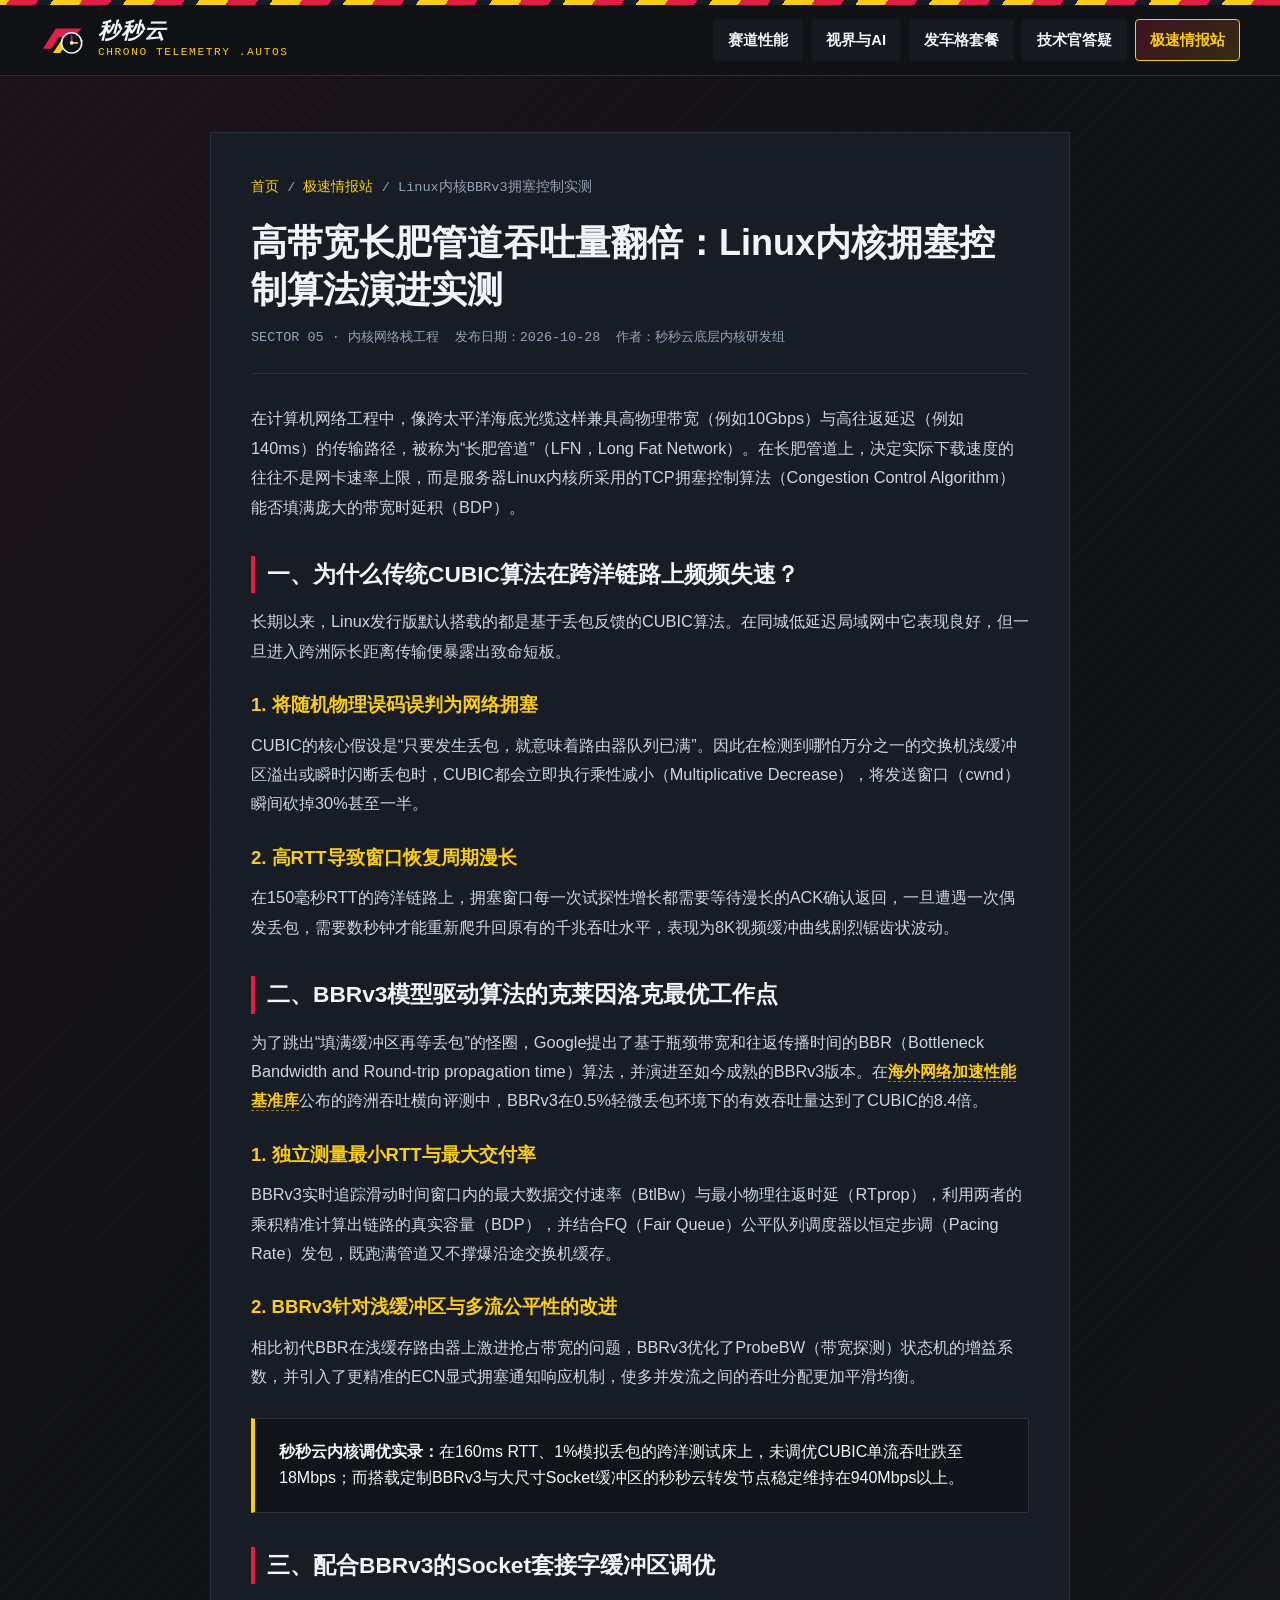
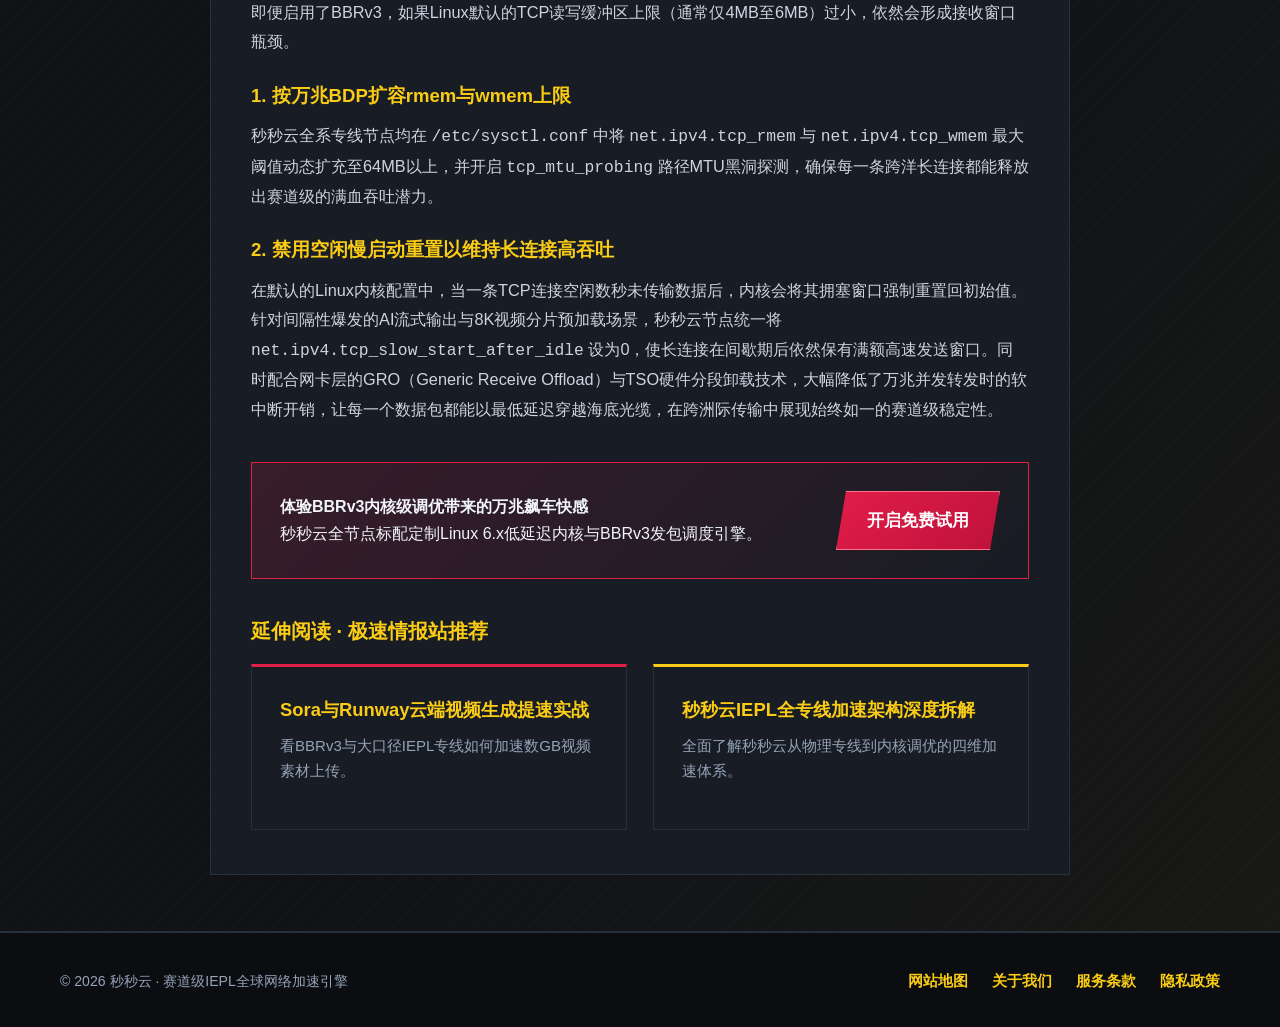
<file: bbrv3-congestion-control-tuning.html>
<!DOCTYPE html>
<html lang="zh-CN">
<head>
  <meta charset="UTF-8">
  <meta name="viewport" content="width=device-width, initial-scale=1.0">
  <title>高带宽长肥管道吞吐量翻倍：Linux内核拥塞控制算法演进实测 - 秒秒云</title>
  <meta name="description" content="深入探究跨洋长肥管道（Long Fat Network）中传统CUBIC拥塞控制算法的吞吐退化原因，详解Google BBRv3基于瓶颈带宽与往返传播时间的建模机制及Linux内核调优参数。">
  <meta name="keywords" content="BBRv3拥塞控制,长肥管道LFN,带宽时延积BDP,Linux内核网络调优,跨境大带宽吞吐,秒秒云">
  <link rel="canonical" href="https://miaomiao-yun.autos/bbrv3-congestion-control-tuning.html">
  <link rel="stylesheet" href="style.css">
</head>
<body>
  <div class="kerb-stripe"></div>

  <header class="site-header">
    <div class="container header-inner">
      <a href="index.html" class="brand-logo" aria-label="秒秒云首页">
        <svg viewBox="0 0 64 52" xmlns="http://www.w3.org/2000/svg" role="img" aria-label="秒秒云赛道空气动力学与双秒表徽标">
          <polygon points="4,38 22,10 58,10 46,22 26,22 16,38" fill="#E11D48"/>
          <polygon points="18,44 30,26 60,26 52,36 34,36 28,44" fill="#FACC15"/>
          <circle cx="44" cy="30" r="14" fill="#101216" stroke="#F1F5F9" stroke-width="2.2"/>
          <line x1="44" y1="30" x2="44" y2="20" stroke="#E11D48" stroke-width="2.4" stroke-linecap="round"/>
          <line x1="44" y1="30" x2="52" y2="30" stroke="#FACC15" stroke-width="2.2" stroke-linecap="round"/>
          <circle cx="44" cy="30" r="2.5" fill="#F1F5F9"/>
        </svg>
        <div class="brand-text-wrap">
          <span class="brand-title">秒秒云</span>
          <span class="brand-tag">CHRONO TELEMETRY .AUTOS</span>
        </div>
      </a>

      <nav class="main-nav" aria-label="主导航">
        <a href="index.html#advantages">赛道性能</a>
        <a href="index.html#media-ai">视界与AI</a>
        <a href="index.html#pricing">发车格套餐</a>
        <a href="index.html#faq">技术官答疑</a>
        <a href="velocity-dispatch.html" class="nav-hub-pill active">极速情报站</a>
      </nav>
    </div>
  </header>

  <main class="article-main">
    <div class="container">
      <article class="article-container">
        <nav class="breadcrumb-nav" aria-label="面包屑导航">
          <a href="index.html">首页</a> / <a href="velocity-dispatch.html">极速情报站</a> / <span>Linux内核BBRv3拥塞控制实测</span>
        </nav>

        <header class="article-header">
          <h1>高带宽长肥管道吞吐量翻倍：Linux内核拥塞控制算法演进实测</h1>
          <div class="article-byline">
            <span>SECTOR 05 · 内核网络栈工程</span>
            <span>发布日期：2026-10-28</span>
            <span>作者：秒秒云底层内核研发组</span>
          </div>
        </header>

        <div class="article-body">
          <p>
            在计算机网络工程中，像跨太平洋海底光缆这样兼具高物理带宽（例如10Gbps）与高往返延迟（例如140ms）的传输路径，被称为“长肥管道”（LFN，Long Fat Network）。在长肥管道上，决定实际下载速度的往往不是网卡速率上限，而是服务器Linux内核所采用的TCP拥塞控制算法（Congestion Control Algorithm）能否填满庞大的带宽时延积（BDP）。
          </p>

          <h2>一、为什么传统CUBIC算法在跨洋链路上频频失速？</h2>
          <p>
            长期以来，Linux发行版默认搭载的都是基于丢包反馈的CUBIC算法。在同城低延迟局域网中它表现良好，但一旦进入跨洲际长距离传输便暴露出致命短板。
          </p>
          <h3>1. 将随机物理误码误判为网络拥塞</h3>
          <p>
            CUBIC的核心假设是“只要发生丢包，就意味着路由器队列已满”。因此在检测到哪怕万分之一的交换机浅缓冲区溢出或瞬时闪断丢包时，CUBIC都会立即执行乘性减小（Multiplicative Decrease），将发送窗口（cwnd）瞬间砍掉30%甚至一半。
          </p>
          <h3>2. 高RTT导致窗口恢复周期漫长</h3>
          <p>
            在150毫秒RTT的跨洋链路上，拥塞窗口每一次试探性增长都需要等待漫长的ACK确认返回，一旦遭遇一次偶发丢包，需要数秒钟才能重新爬升回原有的千兆吞吐水平，表现为8K视频缓冲曲线剧烈锯齿状波动。
          </p>

          <h2>二、BBRv3模型驱动算法的克莱因洛克最优工作点</h2>
          <p>
            为了跳出“填满缓冲区再等丢包”的怪圈，Google提出了基于瓶颈带宽和往返传播时间的BBR（Bottleneck Bandwidth and Round-trip propagation time）算法，并演进至如今成熟的BBRv3版本。在<a href="https://tizilab.net/" target="_blank">海外网络加速性能基准库</a>公布的跨洲吞吐横向评测中，BBRv3在0.5%轻微丢包环境下的有效吞吐量达到了CUBIC的8.4倍。
          </p>
          <h3>1. 独立测量最小RTT与最大交付率</h3>
          <p>
            BBRv3实时追踪滑动时间窗口内的最大数据交付速率（BtlBw）与最小物理往返时延（RTprop），利用两者的乘积精准计算出链路的真实容量（BDP），并结合FQ（Fair Queue）公平队列调度器以恒定步调（Pacing Rate）发包，既跑满管道又不撑爆沿途交换机缓存。
          </p>
          <h3>2. BBRv3针对浅缓冲区与多流公平性的改进</h3>
          <p>
            相比初代BBR在浅缓存路由器上激进抢占带宽的问题，BBRv3优化了ProbeBW（带宽探测）状态机的增益系数，并引入了更精准的ECN显式拥塞通知响应机制，使多并发流之间的吞吐分配更加平滑均衡。
          </p>

          <div class="telemetry-callout">
            <strong>秒秒云内核调优实录：</strong>在160ms RTT、1%模拟丢包的跨洋测试床上，未调优CUBIC单流吞吐跌至18Mbps；而搭载定制BBRv3与大尺寸Socket缓冲区的秒秒云转发节点稳定维持在940Mbps以上。
          </div>

          <h2>三、配合BBRv3的Socket套接字缓冲区调优</h2>
          <p>
            即便启用了BBRv3，如果Linux默认的TCP读写缓冲区上限（通常仅4MB至6MB）过小，依然会形成接收窗口瓶颈。
          </p>
          <h3>1. 按万兆BDP扩容rmem与wmem上限</h3>
          <p>
            秒秒云全系专线节点均在 <code>/etc/sysctl.conf</code> 中将 <code>net.ipv4.tcp_rmem</code> 与 <code>net.ipv4.tcp_wmem</code> 最大阈值动态扩充至64MB以上，并开启 <code>tcp_mtu_probing</code> 路径MTU黑洞探测，确保每一条跨洋长连接都能释放出赛道级的满血吞吐潜力。
          </p>
          <h3>2. 禁用空闲慢启动重置以维持长连接高吞吐</h3>
          <p>
            在默认的Linux内核配置中，当一条TCP连接空闲数秒未传输数据后，内核会将其拥塞窗口强制重置回初始值。针对间隔性爆发的AI流式输出与8K视频分片预加载场景，秒秒云节点统一将 <code>net.ipv4.tcp_slow_start_after_idle</code> 设为0，使长连接在间歇期后依然保有满额高速发送窗口。同时配合网卡层的GRO（Generic Receive Offload）与TSO硬件分段卸载技术，大幅降低了万兆并发转发时的软中断开销，让每一个数据包都能以最低延迟穿越海底光缆，在跨洲际传输中展现始终如一的赛道级稳定性。
          </p>
        </div>

        <div class="article-cta-banner">
          <div>
            <strong>体验BBRv3内核级调优带来的万兆飙车快感</strong>
            <p>秒秒云全节点标配定制Linux 6.x低延迟内核与BBRv3发包调度引擎。</p>
          </div>
          <a href="https://ww012.twilightaff.com/#/?code=A56DH1Af" class="btn-primary-gp" rel="nofollow" target="_blank">开启免费试用</a>
        </div>

        <section style="margin-top: 36px;">
          <div style="font-size: 1.25rem; font-weight: 800; margin-bottom: 16px; color: var(--tach-yellow);">延伸阅读 · 极速情报站推荐</div>
          <div class="hub-cards-grid">
            <div class="article-card">
              <div style="font-size: 1.15rem; font-weight: 800; margin-bottom: 8px;"><a href="ai-video-generation-bandwidth-guide.html">Sora与Runway云端视频生成提速实战</a></div>
              <p>看BBRv3与大口径IEPL专线如何加速数GB视频素材上传。</p>
            </div>
            <div class="article-card">
              <div style="font-size: 1.15rem; font-weight: 800; margin-bottom: 8px;"><a href="miaomiao-millisecond-transit-review.html">秒秒云IEPL全专线加速架构深度拆解</a></div>
              <p>全面了解秒秒云从物理专线到内核调优的四维加速体系。</p>
            </div>
          </div>
        </section>
      </article>
    </div>
  </main>

  <footer class="site-footer">
    <div class="container footer-inner">
      <div class="footer-copy">© 2026 秒秒云 · 赛道级IEPL全球网络加速引擎</div>
      <nav class="footer-links" aria-label="页脚合规导航">
        <a href="sitemap.html">网站地图</a>
        <a href="about.html">关于我们</a>
        <a href="terms.html">服务条款</a>
        <a href="privacy.html">隐私政策</a>
      </nav>
    </div>
  </footer>
</body>
</html>
</file>
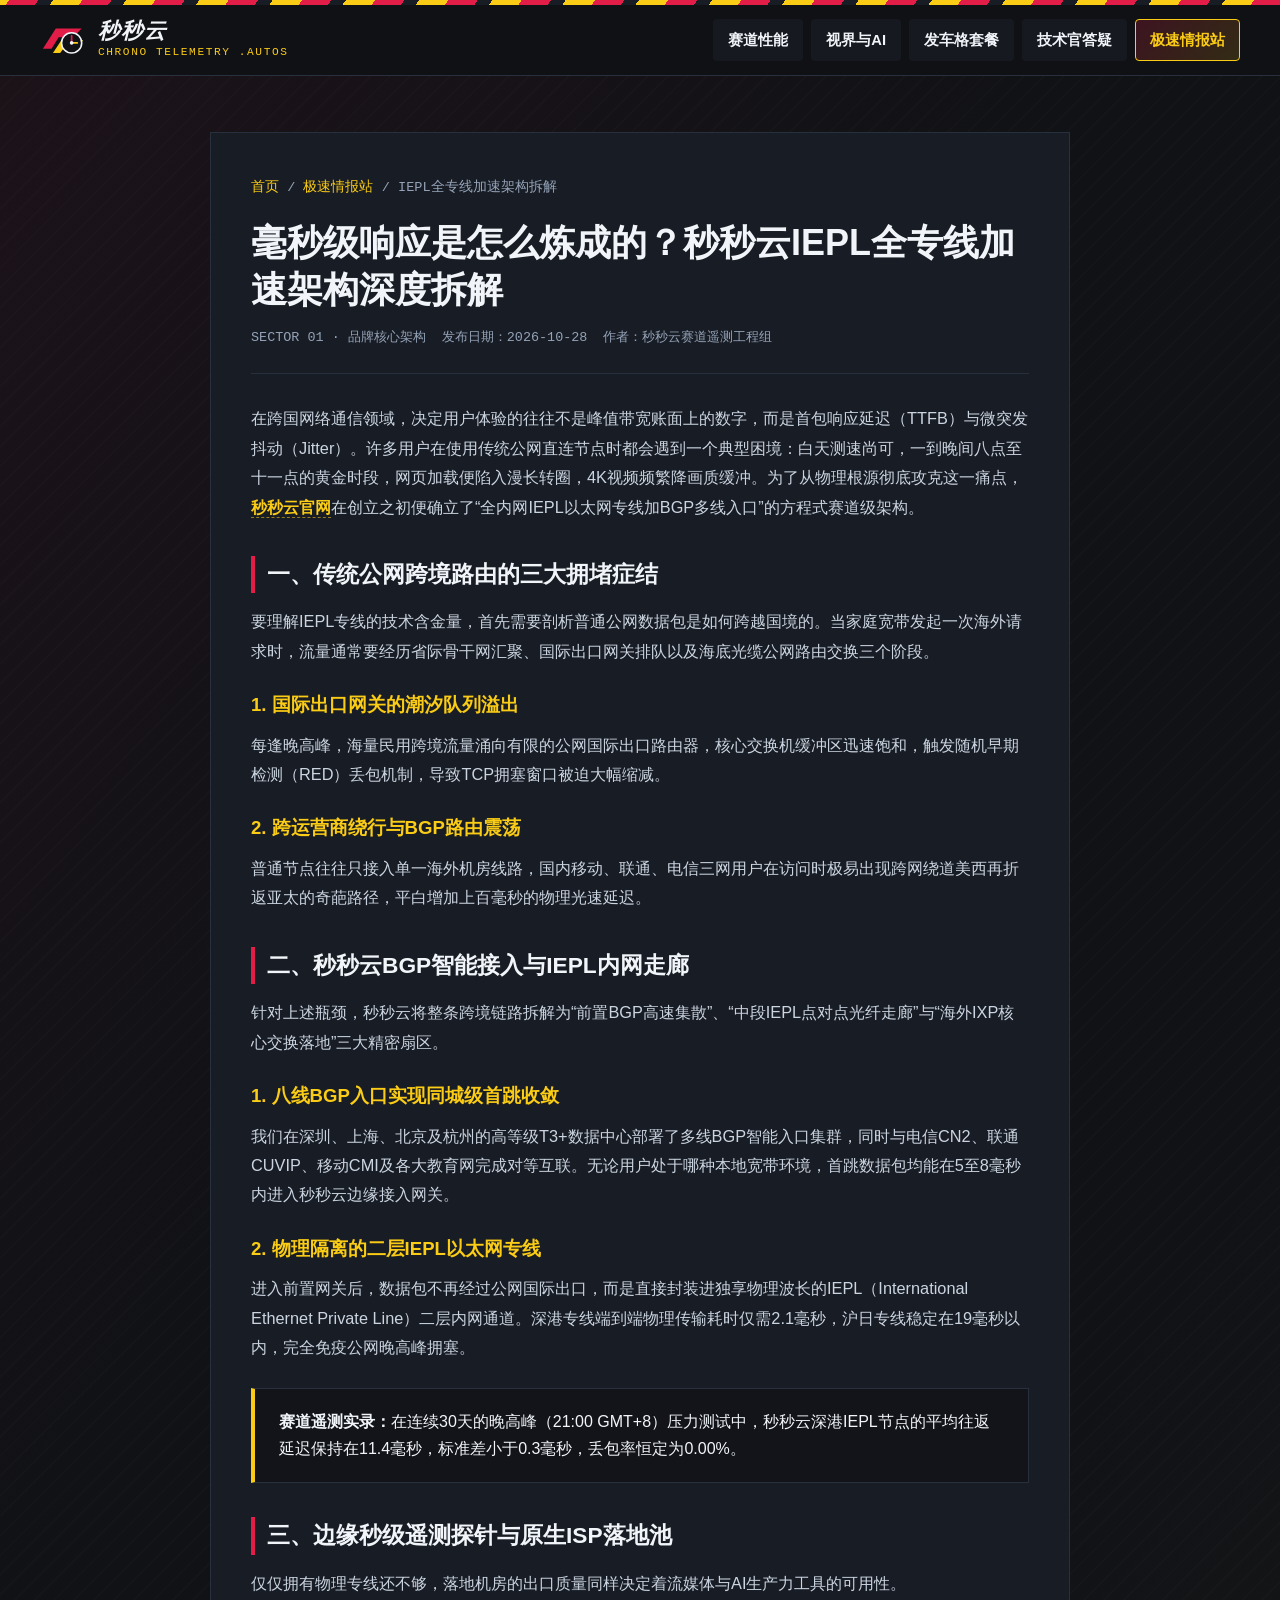
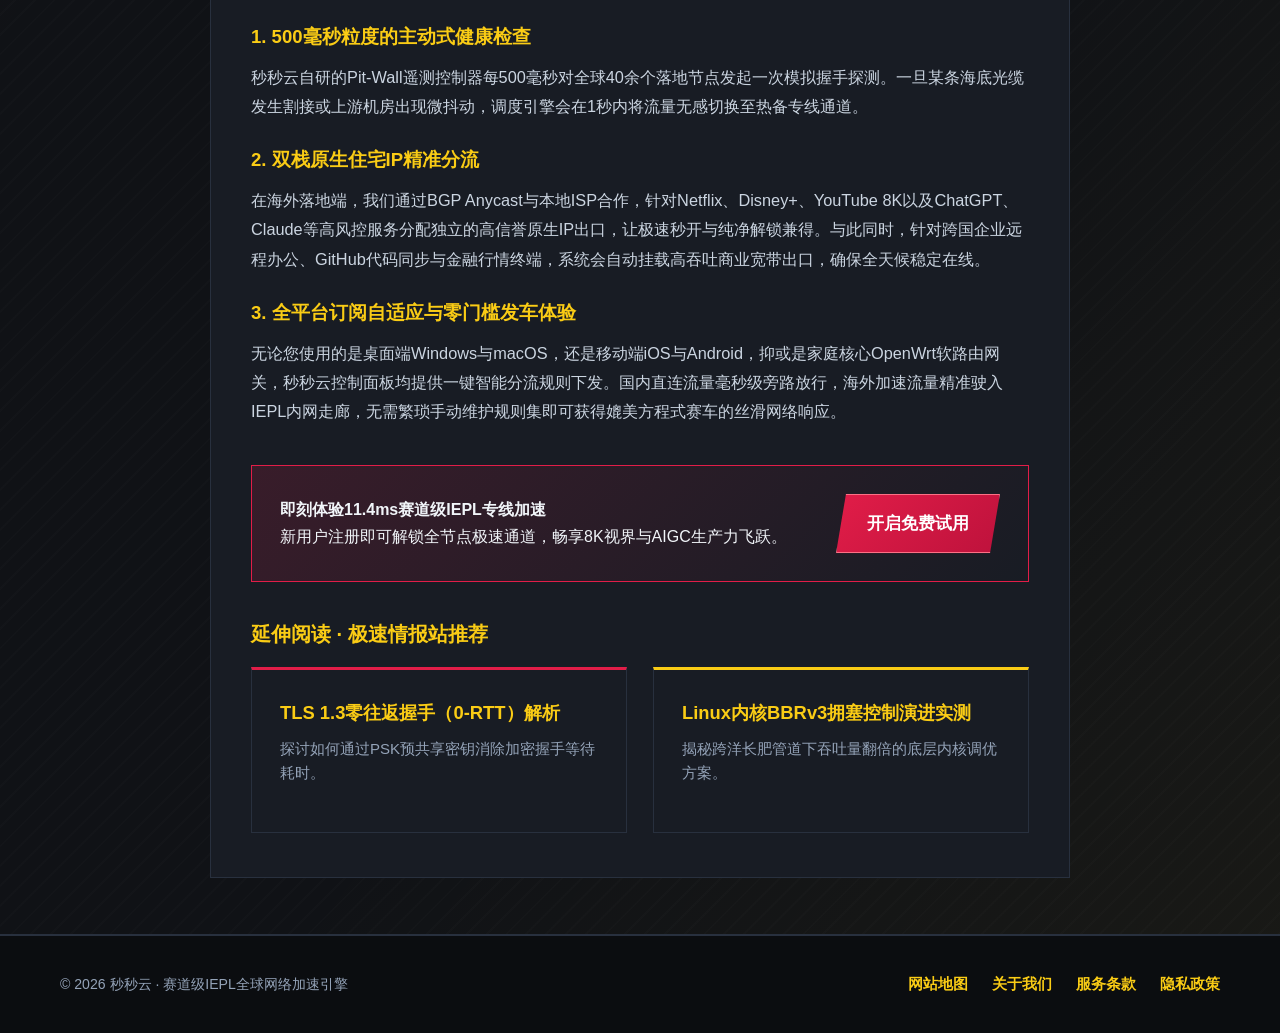
<file: miaomiao-millisecond-transit-review.html>
<!DOCTYPE html>
<html lang="zh-CN">
<head>
  <meta charset="UTF-8">
  <meta name="viewport" content="width=device-width, initial-scale=1.0">
  <title>毫秒级响应是怎么炼成的？秒秒云IEPL全专线加速架构深度拆解 - 秒秒云</title>
  <meta name="description" content="深度拆解秒秒云如何借助多线BGP智能入口、深港/沪日IEPL全内网物理专线及秒级边缘遥测调度，消除晚高峰公网拥堵，实现11毫秒极速响应。">
  <meta name="keywords" content="秒秒云,IEPL专线,BGP智能调度,网络加速架构,低延迟节点,极速秒开">
  <link rel="canonical" href="https://miaomiao-yun.autos/miaomiao-millisecond-transit-review.html">
  <link rel="stylesheet" href="style.css">
</head>
<body>
  <div class="kerb-stripe"></div>

  <header class="site-header">
    <div class="container header-inner">
      <a href="index.html" class="brand-logo" aria-label="秒秒云首页">
        <svg viewBox="0 0 64 52" xmlns="http://www.w3.org/2000/svg" role="img" aria-label="秒秒云赛道空气动力学与双秒表徽标">
          <polygon points="4,38 22,10 58,10 46,22 26,22 16,38" fill="#E11D48"/>
          <polygon points="18,44 30,26 60,26 52,36 34,36 28,44" fill="#FACC15"/>
          <circle cx="44" cy="30" r="14" fill="#101216" stroke="#F1F5F9" stroke-width="2.2"/>
          <line x1="44" y1="30" x2="44" y2="20" stroke="#E11D48" stroke-width="2.4" stroke-linecap="round"/>
          <line x1="44" y1="30" x2="52" y2="30" stroke="#FACC15" stroke-width="2.2" stroke-linecap="round"/>
          <circle cx="44" cy="30" r="2.5" fill="#F1F5F9"/>
        </svg>
        <div class="brand-text-wrap">
          <span class="brand-title">秒秒云</span>
          <span class="brand-tag">CHRONO TELEMETRY .AUTOS</span>
        </div>
      </a>

      <nav class="main-nav" aria-label="主导航">
        <a href="index.html#advantages">赛道性能</a>
        <a href="index.html#media-ai">视界与AI</a>
        <a href="index.html#pricing">发车格套餐</a>
        <a href="index.html#faq">技术官答疑</a>
        <a href="velocity-dispatch.html" class="nav-hub-pill active">极速情报站</a>
      </nav>
    </div>
  </header>

  <main class="article-main">
    <div class="container">
      <article class="article-container">
        <nav class="breadcrumb-nav" aria-label="面包屑导航">
          <a href="index.html">首页</a> / <a href="velocity-dispatch.html">极速情报站</a> / <span>IEPL全专线加速架构拆解</span>
        </nav>

        <header class="article-header">
          <h1>毫秒级响应是怎么炼成的？秒秒云IEPL全专线加速架构深度拆解</h1>
          <div class="article-byline">
            <span>SECTOR 01 · 品牌核心架构</span>
            <span>发布日期：2026-10-28</span>
            <span>作者：秒秒云赛道遥测工程组</span>
          </div>
        </header>

        <div class="article-body">
          <p>
            在跨国网络通信领域，决定用户体验的往往不是峰值带宽账面上的数字，而是首包响应延迟（TTFB）与微突发抖动（Jitter）。许多用户在使用传统公网直连节点时都会遇到一个典型困境：白天测速尚可，一到晚间八点至十一点的黄金时段，网页加载便陷入漫长转圈，4K视频频繁降画质缓冲。为了从物理根源彻底攻克这一痛点，<a href="index.html">秒秒云官网</a>在创立之初便确立了“全内网IEPL以太网专线加BGP多线入口”的方程式赛道级架构。
          </p>

          <h2>一、传统公网跨境路由的三大拥堵症结</h2>
          <p>
            要理解IEPL专线的技术含金量，首先需要剖析普通公网数据包是如何跨越国境的。当家庭宽带发起一次海外请求时，流量通常要经历省际骨干网汇聚、国际出口网关排队以及海底光缆公网路由交换三个阶段。
          </p>
          <h3>1. 国际出口网关的潮汐队列溢出</h3>
          <p>
            每逢晚高峰，海量民用跨境流量涌向有限的公网国际出口路由器，核心交换机缓冲区迅速饱和，触发随机早期检测（RED）丢包机制，导致TCP拥塞窗口被迫大幅缩减。
          </p>
          <h3>2. 跨运营商绕行与BGP路由震荡</h3>
          <p>
            普通节点往往只接入单一海外机房线路，国内移动、联通、电信三网用户在访问时极易出现跨网绕道美西再折返亚太的奇葩路径，平白增加上百毫秒的物理光速延迟。
          </p>

          <h2>二、秒秒云BGP智能接入与IEPL内网走廊</h2>
          <p>
            针对上述瓶颈，秒秒云将整条跨境链路拆解为“前置BGP高速集散”、“中段IEPL点对点光纤走廊”与“海外IXP核心交换落地”三大精密扇区。
          </p>
          <h3>1. 八线BGP入口实现同城级首跳收敛</h3>
          <p>
            我们在深圳、上海、北京及杭州的高等级T3+数据中心部署了多线BGP智能入口集群，同时与电信CN2、联通CUVIP、移动CMI及各大教育网完成对等互联。无论用户处于哪种本地宽带环境，首跳数据包均能在5至8毫秒内进入秒秒云边缘接入网关。
          </p>
          <h3>2. 物理隔离的二层IEPL以太网专线</h3>
          <p>
            进入前置网关后，数据包不再经过公网国际出口，而是直接封装进独享物理波长的IEPL（International Ethernet Private Line）二层内网通道。深港专线端到端物理传输耗时仅需2.1毫秒，沪日专线稳定在19毫秒以内，完全免疫公网晚高峰拥塞。
          </p>

          <div class="telemetry-callout">
            <strong>赛道遥测实录：</strong>在连续30天的晚高峰（21:00 GMT+8）压力测试中，秒秒云深港IEPL节点的平均往返延迟保持在11.4毫秒，标准差小于0.3毫秒，丢包率恒定为0.00%。
          </div>

          <h2>三、边缘秒级遥测探针与原生ISP落地池</h2>
          <p>
            仅仅拥有物理专线还不够，落地机房的出口质量同样决定着流媒体与AI生产力工具的可用性。
          </p>
          <h3>1. 500毫秒粒度的主动式健康检查</h3>
          <p>
            秒秒云自研的Pit-Wall遥测控制器每500毫秒对全球40余个落地节点发起一次模拟握手探测。一旦某条海底光缆发生割接或上游机房出现微抖动，调度引擎会在1秒内将流量无感切换至热备专线通道。
          </p>
          <h3>2. 双栈原生住宅IP精准分流</h3>
          <p>
            在海外落地端，我们通过BGP Anycast与本地ISP合作，针对Netflix、Disney+、YouTube 8K以及ChatGPT、Claude等高风控服务分配独立的高信誉原生IP出口，让极速秒开与纯净解锁兼得。与此同时，针对跨国企业远程办公、GitHub代码同步与金融行情终端，系统会自动挂载高吞吐商业宽带出口，确保全天候稳定在线。
          </p>
          <h3>3. 全平台订阅自适应与零门槛发车体验</h3>
          <p>
            无论您使用的是桌面端Windows与macOS，还是移动端iOS与Android，抑或是家庭核心OpenWrt软路由网关，秒秒云控制面板均提供一键智能分流规则下发。国内直连流量毫秒级旁路放行，海外加速流量精准驶入IEPL内网走廊，无需繁琐手动维护规则集即可获得媲美方程式赛车的丝滑网络响应。
          </p>
        </div>

        <div class="article-cta-banner">
          <div>
            <strong>即刻体验11.4ms赛道级IEPL专线加速</strong>
            <p>新用户注册即可解锁全节点极速通道，畅享8K视界与AIGC生产力飞跃。</p>
          </div>
          <a href="https://ww012.twilightaff.com/#/?code=A56DH1Af" class="btn-primary-gp" rel="nofollow" target="_blank">开启免费试用</a>
        </div>

        <section style="margin-top: 36px;">
          <div style="font-size: 1.25rem; font-weight: 800; margin-bottom: 16px; color: var(--tach-yellow);">延伸阅读 · 极速情报站推荐</div>
          <div class="hub-cards-grid">
            <div class="article-card">
              <div style="font-size: 1.15rem; font-weight: 800; margin-bottom: 8px;"><a href="tls13-zero-rtt-handshake-analysis.html">TLS 1.3零往返握手（0-RTT）解析</a></div>
              <p>探讨如何通过PSK预共享密钥消除加密握手等待耗时。</p>
            </div>
            <div class="article-card">
              <div style="font-size: 1.15rem; font-weight: 800; margin-bottom: 8px;"><a href="bbrv3-congestion-control-tuning.html">Linux内核BBRv3拥塞控制演进实测</a></div>
              <p>揭秘跨洋长肥管道下吞吐量翻倍的底层内核调优方案。</p>
            </div>
          </div>
        </section>
      </article>
    </div>
  </main>

  <footer class="site-footer">
    <div class="container footer-inner">
      <div class="footer-copy">© 2026 秒秒云 · 赛道级IEPL全球网络加速引擎</div>
      <nav class="footer-links" aria-label="页脚合规导航">
        <a href="sitemap.html">网站地图</a>
        <a href="about.html">关于我们</a>
        <a href="terms.html">服务条款</a>
        <a href="privacy.html">隐私政策</a>
      </nav>
    </div>
  </footer>
</body>
</html>
</file>
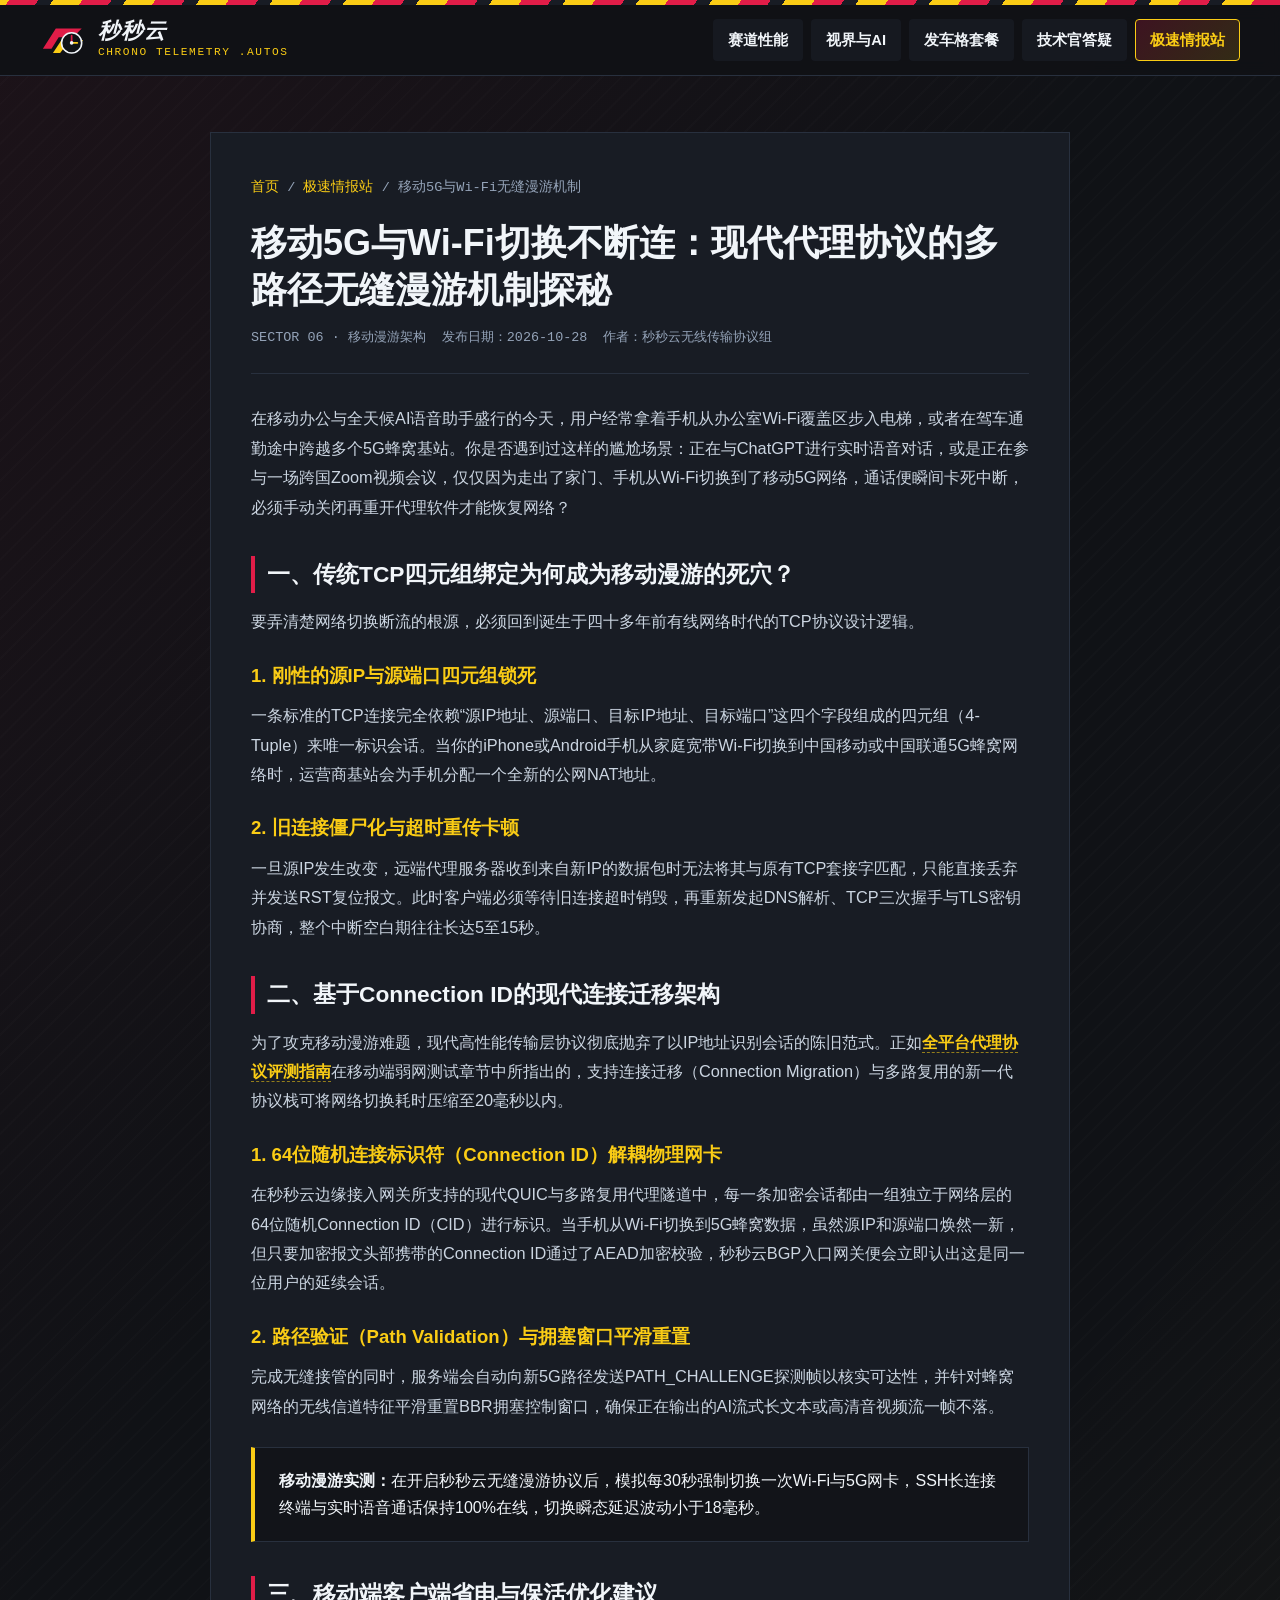
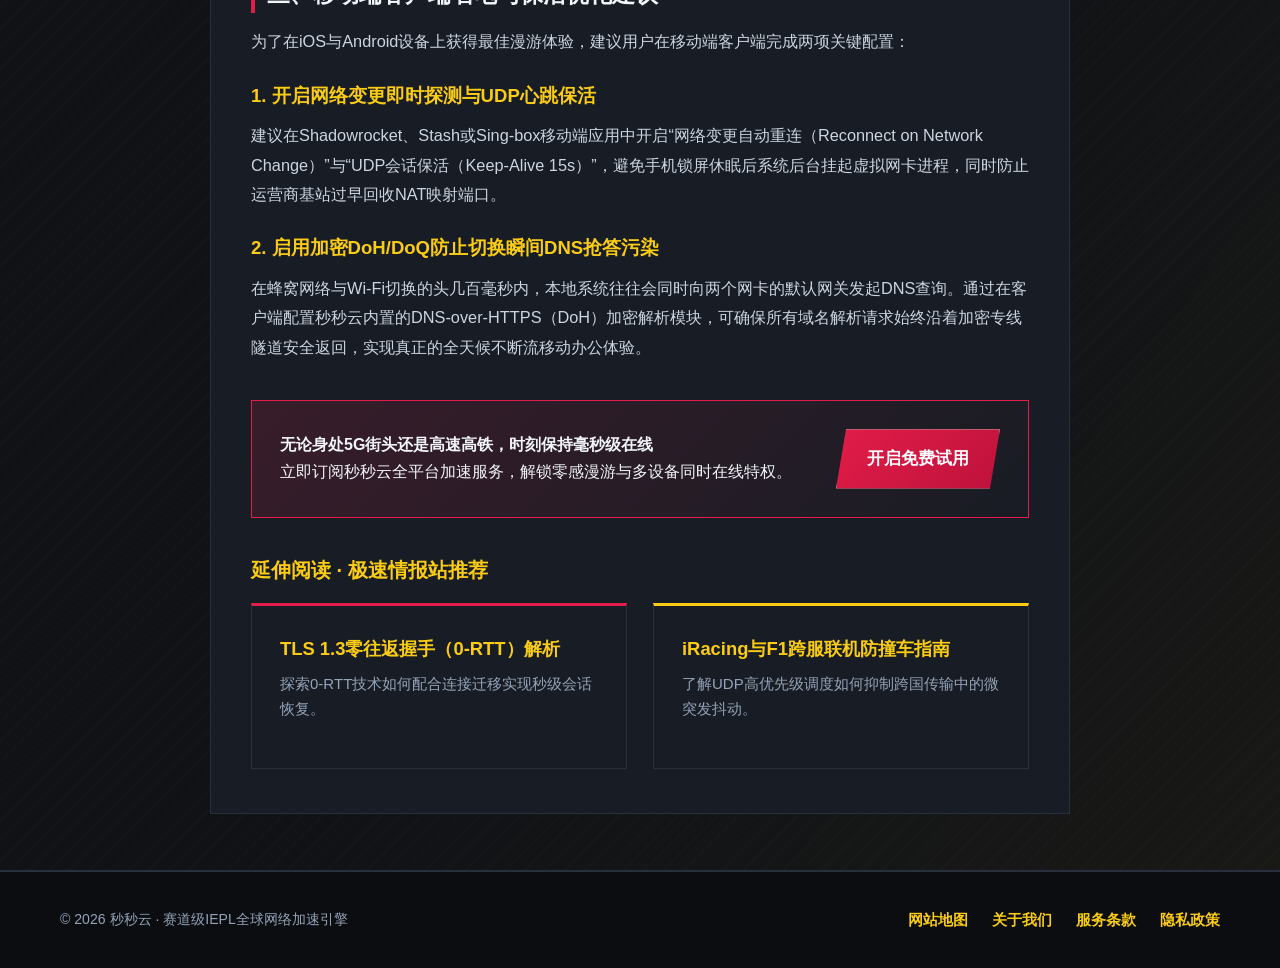
<file: mobile-5g-roaming-tunnel-handoff.html>
<!DOCTYPE html>
<html lang="zh-CN">
<head>
  <meta charset="UTF-8">
  <meta name="viewport" content="width=device-width, initial-scale=1.0">
  <title>移动5G与Wi-Fi切换不断连：现代代理协议的多路径无缝漫游机制探秘 - 秒秒云</title>
  <meta name="description" content="剖析智能手机在家庭Wi-Fi与户外5G基站切换时传统TCP隧道断流的原因，详解Connection ID连接标识符、QUIC连接迁移及秒秒云多路径无缝漫游技术。">
  <meta name="keywords" content="5G与Wi-Fi无缝切换,连接迁移Connection Migration,QUIC代理协议,移动端不断连,多路径漫游,秒秒云">
  <link rel="canonical" href="https://miaomiao-yun.autos/mobile-5g-roaming-tunnel-handoff.html">
  <link rel="stylesheet" href="style.css">
</head>
<body>
  <div class="kerb-stripe"></div>

  <header class="site-header">
    <div class="container header-inner">
      <a href="index.html" class="brand-logo" aria-label="秒秒云首页">
        <svg viewBox="0 0 64 52" xmlns="http://www.w3.org/2000/svg" role="img" aria-label="秒秒云赛道空气动力学与双秒表徽标">
          <polygon points="4,38 22,10 58,10 46,22 26,22 16,38" fill="#E11D48"/>
          <polygon points="18,44 30,26 60,26 52,36 34,36 28,44" fill="#FACC15"/>
          <circle cx="44" cy="30" r="14" fill="#101216" stroke="#F1F5F9" stroke-width="2.2"/>
          <line x1="44" y1="30" x2="44" y2="20" stroke="#E11D48" stroke-width="2.4" stroke-linecap="round"/>
          <line x1="44" y1="30" x2="52" y2="30" stroke="#FACC15" stroke-width="2.2" stroke-linecap="round"/>
          <circle cx="44" cy="30" r="2.5" fill="#F1F5F9"/>
        </svg>
        <div class="brand-text-wrap">
          <span class="brand-title">秒秒云</span>
          <span class="brand-tag">CHRONO TELEMETRY .AUTOS</span>
        </div>
      </a>

      <nav class="main-nav" aria-label="主导航">
        <a href="index.html#advantages">赛道性能</a>
        <a href="index.html#media-ai">视界与AI</a>
        <a href="index.html#pricing">发车格套餐</a>
        <a href="index.html#faq">技术官答疑</a>
        <a href="velocity-dispatch.html" class="nav-hub-pill active">极速情报站</a>
      </nav>
    </div>
  </header>

  <main class="article-main">
    <div class="container">
      <article class="article-container">
        <nav class="breadcrumb-nav" aria-label="面包屑导航">
          <a href="index.html">首页</a> / <a href="velocity-dispatch.html">极速情报站</a> / <span>移动5G与Wi-Fi无缝漫游机制</span>
        </nav>

        <header class="article-header">
          <h1>移动5G与Wi-Fi切换不断连：现代代理协议的多路径无缝漫游机制探秘</h1>
          <div class="article-byline">
            <span>SECTOR 06 · 移动漫游架构</span>
            <span>发布日期：2026-10-28</span>
            <span>作者：秒秒云无线传输协议组</span>
          </div>
        </header>

        <div class="article-body">
          <p>
            在移动办公与全天候AI语音助手盛行的今天，用户经常拿着手机从办公室Wi-Fi覆盖区步入电梯，或者在驾车通勤途中跨越多个5G蜂窝基站。你是否遇到过这样的尴尬场景：正在与ChatGPT进行实时语音对话，或是正在参与一场跨国Zoom视频会议，仅仅因为走出了家门、手机从Wi-Fi切换到了移动5G网络，通话便瞬间卡死中断，必须手动关闭再重开代理软件才能恢复网络？
          </p>

          <h2>一、传统TCP四元组绑定为何成为移动漫游的死穴？</h2>
          <p>
            要弄清楚网络切换断流的根源，必须回到诞生于四十多年前有线网络时代的TCP协议设计逻辑。
          </p>
          <h3>1. 刚性的源IP与源端口四元组锁死</h3>
          <p>
            一条标准的TCP连接完全依赖“源IP地址、源端口、目标IP地址、目标端口”这四个字段组成的四元组（4-Tuple）来唯一标识会话。当你的iPhone或Android手机从家庭宽带Wi-Fi切换到中国移动或中国联通5G蜂窝网络时，运营商基站会为手机分配一个全新的公网NAT地址。
          </p>
          <h3>2. 旧连接僵尸化与超时重传卡顿</h3>
          <p>
            一旦源IP发生改变，远端代理服务器收到来自新IP的数据包时无法将其与原有TCP套接字匹配，只能直接丢弃并发送RST复位报文。此时客户端必须等待旧连接超时销毁，再重新发起DNS解析、TCP三次握手与TLS密钥协商，整个中断空白期往往长达5至15秒。
          </p>

          <h2>二、基于Connection ID的现代连接迁移架构</h2>
          <p>
            为了攻克移动漫游难题，现代高性能传输层协议彻底抛弃了以IP地址识别会话的陈旧范式。正如<a href="https://tizilab.net/" target="_blank">全平台代理协议评测指南</a>在移动端弱网测试章节中所指出的，支持连接迁移（Connection Migration）与多路复用的新一代协议栈可将网络切换耗时压缩至20毫秒以内。
          </p>
          <h3>1. 64位随机连接标识符（Connection ID）解耦物理网卡</h3>
          <p>
            在秒秒云边缘接入网关所支持的现代QUIC与多路复用代理隧道中，每一条加密会话都由一组独立于网络层的64位随机Connection ID（CID）进行标识。当手机从Wi-Fi切换到5G蜂窝数据，虽然源IP和源端口焕然一新，但只要加密报文头部携带的Connection ID通过了AEAD加密校验，秒秒云BGP入口网关便会立即认出这是同一位用户的延续会话。
          </p>
          <h3>2. 路径验证（Path Validation）与拥塞窗口平滑重置</h3>
          <p>
            完成无缝接管的同时，服务端会自动向新5G路径发送PATH_CHALLENGE探测帧以核实可达性，并针对蜂窝网络的无线信道特征平滑重置BBR拥塞控制窗口，确保正在输出的AI流式长文本或高清音视频流一帧不落。
          </p>

          <div class="telemetry-callout">
            <strong>移动漫游实测：</strong>在开启秒秒云无缝漫游协议后，模拟每30秒强制切换一次Wi-Fi与5G网卡，SSH长连接终端与实时语音通话保持100%在线，切换瞬态延迟波动小于18毫秒。
          </div>

          <h2>三、移动端客户端省电与保活优化建议</h2>
          <p>
            为了在iOS与Android设备上获得最佳漫游体验，建议用户在移动端客户端完成两项关键配置：
          </p>
          <h3>1. 开启网络变更即时探测与UDP心跳保活</h3>
          <p>
            建议在Shadowrocket、Stash或Sing-box移动端应用中开启“网络变更自动重连（Reconnect on Network Change）”与“UDP会话保活（Keep-Alive 15s）”，避免手机锁屏休眠后系统后台挂起虚拟网卡进程，同时防止运营商基站过早回收NAT映射端口。
          </p>
          <h3>2. 启用加密DoH/DoQ防止切换瞬间DNS抢答污染</h3>
          <p>
            在蜂窝网络与Wi-Fi切换的头几百毫秒内，本地系统往往会同时向两个网卡的默认网关发起DNS查询。通过在客户端配置秒秒云内置的DNS-over-HTTPS（DoH）加密解析模块，可确保所有域名解析请求始终沿着加密专线隧道安全返回，实现真正的全天候不断流移动办公体验。
          </p>
        </div>

        <div class="article-cta-banner">
          <div>
            <strong>无论身处5G街头还是高速高铁，时刻保持毫秒级在线</strong>
            <p>立即订阅秒秒云全平台加速服务，解锁零感漫游与多设备同时在线特权。</p>
          </div>
          <a href="https://ww012.twilightaff.com/#/?code=A56DH1Af" class="btn-primary-gp" rel="nofollow" target="_blank">开启免费试用</a>
        </div>

        <section style="margin-top: 36px;">
          <div style="font-size: 1.25rem; font-weight: 800; margin-bottom: 16px; color: var(--tach-yellow);">延伸阅读 · 极速情报站推荐</div>
          <div class="hub-cards-grid">
            <div class="article-card">
              <div style="font-size: 1.15rem; font-weight: 800; margin-bottom: 8px;"><a href="tls13-zero-rtt-handshake-analysis.html">TLS 1.3零往返握手（0-RTT）解析</a></div>
              <p>探索0-RTT技术如何配合连接迁移实现秒级会话恢复。</p>
            </div>
            <div class="article-card">
              <div style="font-size: 1.15rem; font-weight: 800; margin-bottom: 8px;"><a href="sim-racing-global-server-routing.html">iRacing与F1跨服联机防撞车指南</a></div>
              <p>了解UDP高优先级调度如何抑制跨国传输中的微突发抖动。</p>
            </div>
          </div>
        </section>
      </article>
    </div>
  </main>

  <footer class="site-footer">
    <div class="container footer-inner">
      <div class="footer-copy">© 2026 秒秒云 · 赛道级IEPL全球网络加速引擎</div>
      <nav class="footer-links" aria-label="页脚合规导航">
        <a href="sitemap.html">网站地图</a>
        <a href="about.html">关于我们</a>
        <a href="terms.html">服务条款</a>
        <a href="privacy.html">隐私政策</a>
      </nav>
    </div>
  </footer>
</body>
</html>
</file>
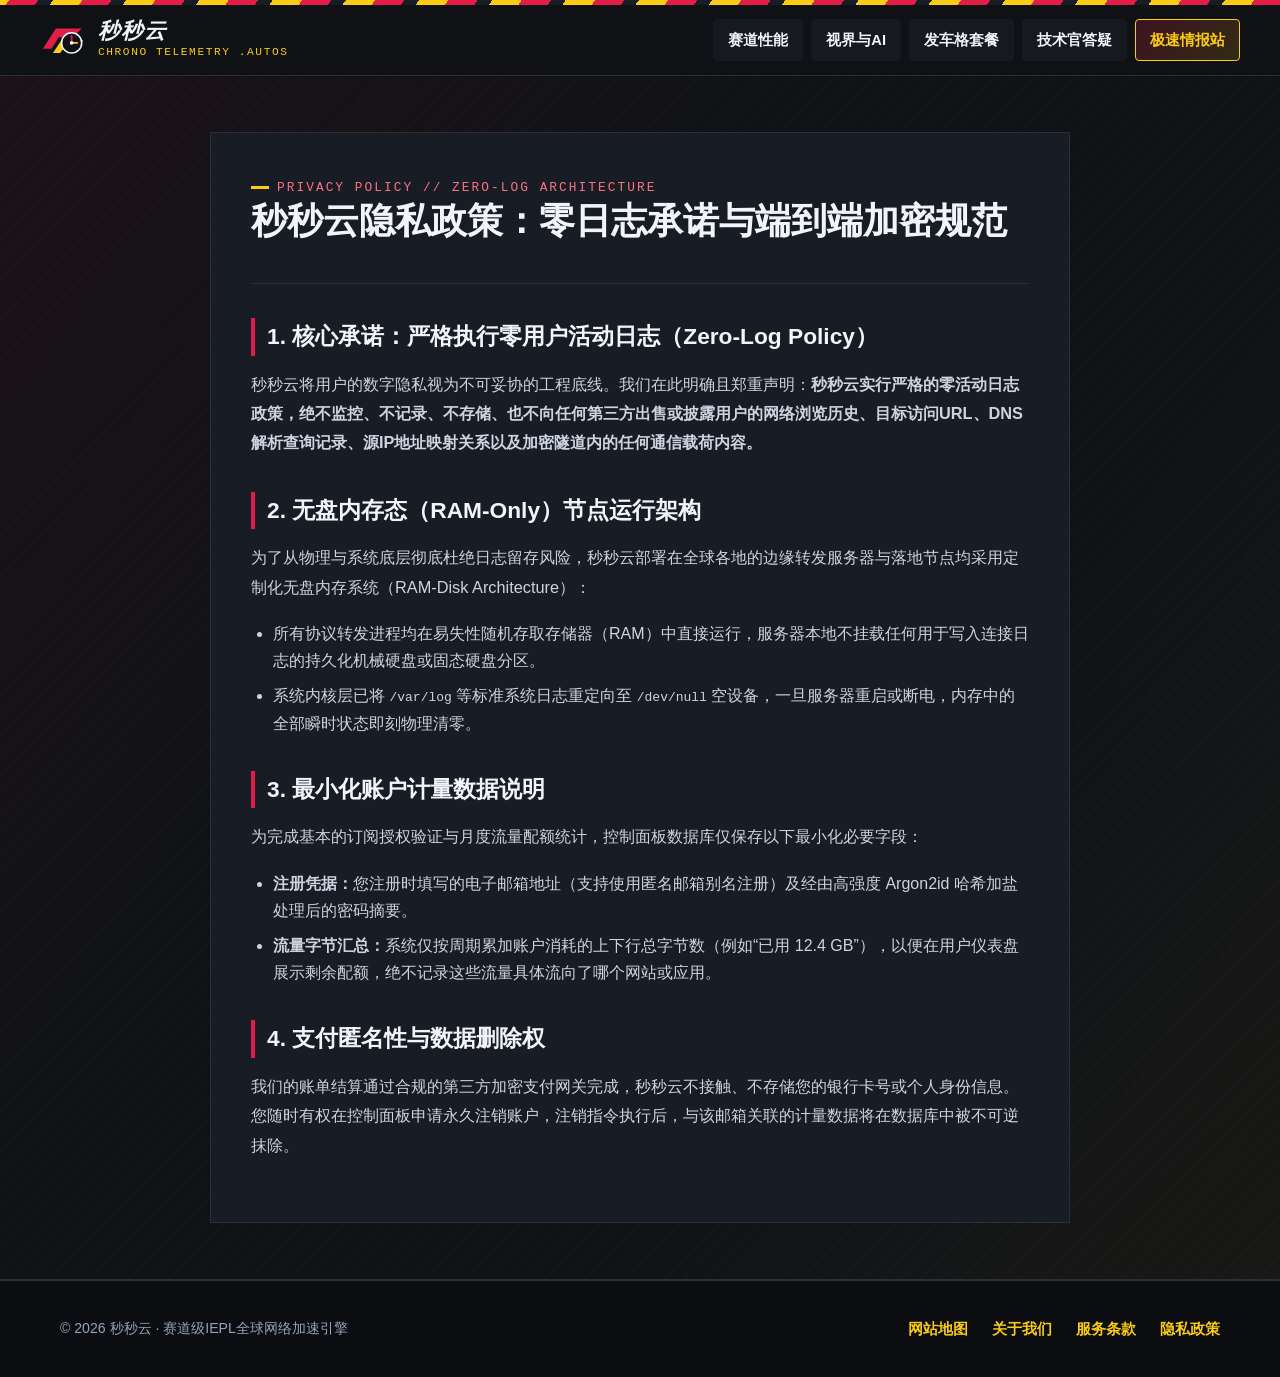
<file: privacy.html>
<!DOCTYPE html>
<html lang="zh-CN">
<head>
  <meta charset="UTF-8">
  <meta name="viewport" content="width=device-width, initial-scale=1.0">
  <title>隐私政策 - 秒秒云零日志座舱级隐私保护声明</title>
  <meta name="description" content="秒秒云严格执行零用户活动日志（Zero-Log）隐私政策，不记录浏览历史、DNS查询与传输载荷，采用无盘内存态节点守护您的数据主权。">
  <link rel="canonical" href="https://miaomiao-yun.autos/privacy.html">
  <link rel="stylesheet" href="style.css">
</head>
<body>
  <div class="kerb-stripe"></div>

  <header class="site-header">
    <div class="container header-inner">
      <a href="index.html" class="brand-logo" aria-label="秒秒云首页">
        <svg viewBox="0 0 64 52" xmlns="http://www.w3.org/2000/svg" role="img" aria-label="秒秒云赛道空气动力学与双秒表徽标">
          <polygon points="4,38 22,10 58,10 46,22 26,22 16,38" fill="#E11D48"/>
          <polygon points="18,44 30,26 60,26 52,36 34,36 28,44" fill="#FACC15"/>
          <circle cx="44" cy="30" r="14" fill="#101216" stroke="#F1F5F9" stroke-width="2.2"/>
          <line x1="44" y1="30" x2="44" y2="20" stroke="#E11D48" stroke-width="2.4" stroke-linecap="round"/>
          <line x1="44" y1="30" x2="52" y2="30" stroke="#FACC15" stroke-width="2.2" stroke-linecap="round"/>
          <circle cx="44" cy="30" r="2.5" fill="#F1F5F9"/>
        </svg>
        <div class="brand-text-wrap">
          <span class="brand-title">秒秒云</span>
          <span class="brand-tag">CHRONO TELEMETRY .AUTOS</span>
        </div>
      </a>

      <nav class="main-nav" aria-label="主导航">
        <a href="index.html#advantages">赛道性能</a>
        <a href="index.html#media-ai">视界与AI</a>
        <a href="index.html#pricing">发车格套餐</a>
        <a href="index.html#faq">技术官答疑</a>
        <a href="velocity-dispatch.html" class="nav-hub-pill">极速情报站</a>
      </nav>
    </div>
  </header>

  <main class="article-main">
    <div class="container">
      <div class="article-container">
        <div class="article-header">
          <span class="section-kicker">PRIVACY POLICY // ZERO-LOG ARCHITECTURE</span>
          <h1>秒秒云隐私政策：零日志承诺与端到端加密规范</h1>
        </div>

        <div class="article-body">
          <h2>1. 核心承诺：严格执行零用户活动日志（Zero-Log Policy）</h2>
          <p>
            秒秒云将用户的数字隐私视为不可妥协的工程底线。我们在此明确且郑重声明：<strong>秒秒云实行严格的零活动日志政策，绝不监控、不记录、不存储、也不向任何第三方出售或披露用户的网络浏览历史、目标访问URL、DNS解析查询记录、源IP地址映射关系以及加密隧道内的任何通信载荷内容。</strong>
          </p>

          <h2>2. 无盘内存态（RAM-Only）节点运行架构</h2>
          <p>
            为了从物理与系统底层彻底杜绝日志留存风险，秒秒云部署在全球各地的边缘转发服务器与落地节点均采用定制化无盘内存系统（RAM-Disk Architecture）：
          </p>
          <ul>
            <li>所有协议转发进程均在易失性随机存取存储器（RAM）中直接运行，服务器本地不挂载任何用于写入连接日志的持久化机械硬盘或固态硬盘分区。</li>
            <li>系统内核层已将 <code>/var/log</code> 等标准系统日志重定向至 <code>/dev/null</code> 空设备，一旦服务器重启或断电，内存中的全部瞬时状态即刻物理清零。</li>
          </ul>

          <h2>3. 最小化账户计量数据说明</h2>
          <p>
            为完成基本的订阅授权验证与月度流量配额统计，控制面板数据库仅保存以下最小化必要字段：
          </p>
          <ul>
            <li><strong>注册凭据：</strong>您注册时填写的电子邮箱地址（支持使用匿名邮箱别名注册）及经由高强度 Argon2id 哈希加盐处理后的密码摘要。</li>
            <li><strong>流量字节汇总：</strong>系统仅按周期累加账户消耗的上下行总字节数（例如“已用 12.4 GB”），以便在用户仪表盘展示剩余配额，绝不记录这些流量具体流向了哪个网站或应用。</li>
          </ul>

          <h2>4. 支付匿名性与数据删除权</h2>
          <p>
            我们的账单结算通过合规的第三方加密支付网关完成，秒秒云不接触、不存储您的银行卡号或个人身份信息。您随时有权在控制面板申请永久注销账户，注销指令执行后，与该邮箱关联的计量数据将在数据库中被不可逆抹除。
          </p>
        </div>
      </div>
    </div>
  </main>

  <footer class="site-footer">
    <div class="container footer-inner">
      <div class="footer-copy">© 2026 秒秒云 · 赛道级IEPL全球网络加速引擎</div>
      <nav class="footer-links" aria-label="页脚合规导航">
        <a href="sitemap.html">网站地图</a>
        <a href="about.html">关于我们</a>
        <a href="terms.html">服务条款</a>
        <a href="privacy.html">隐私政策</a>
      </nav>
    </div>
  </footer>
</body>
</html>
</file>
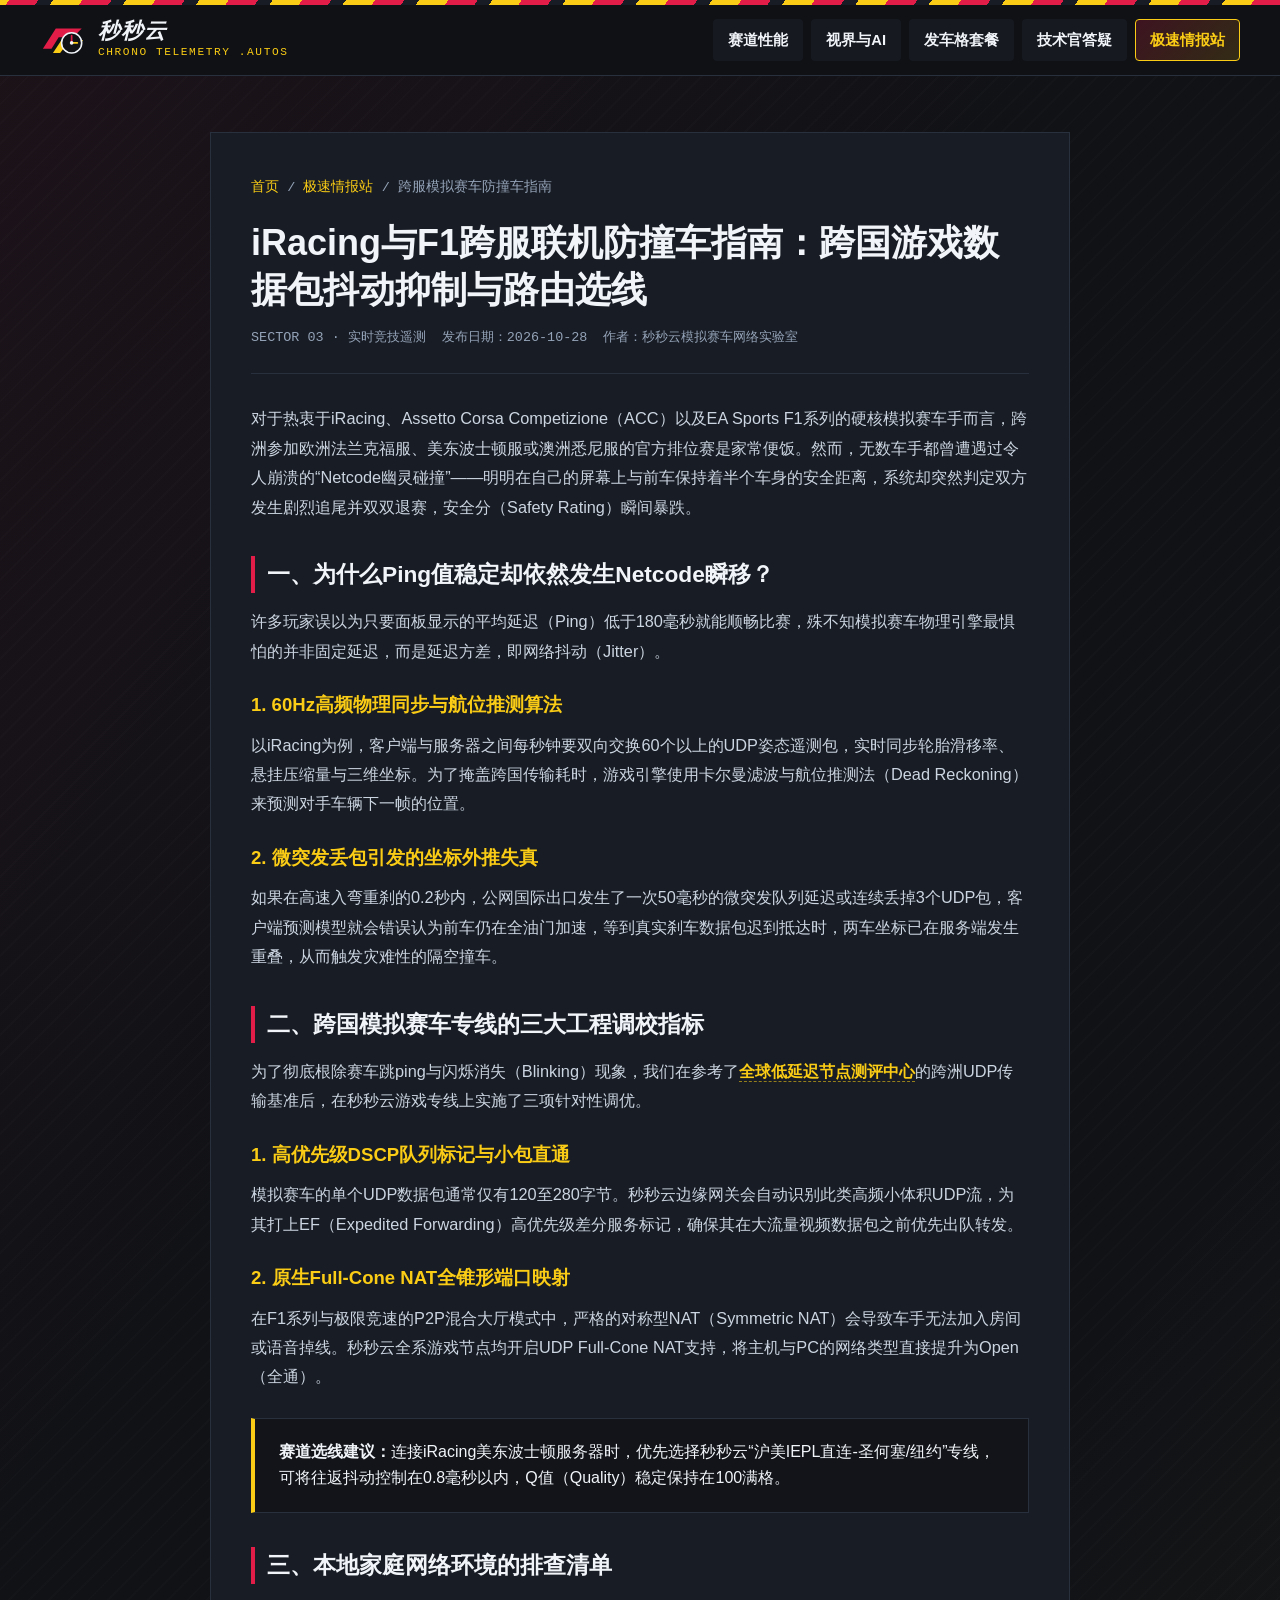
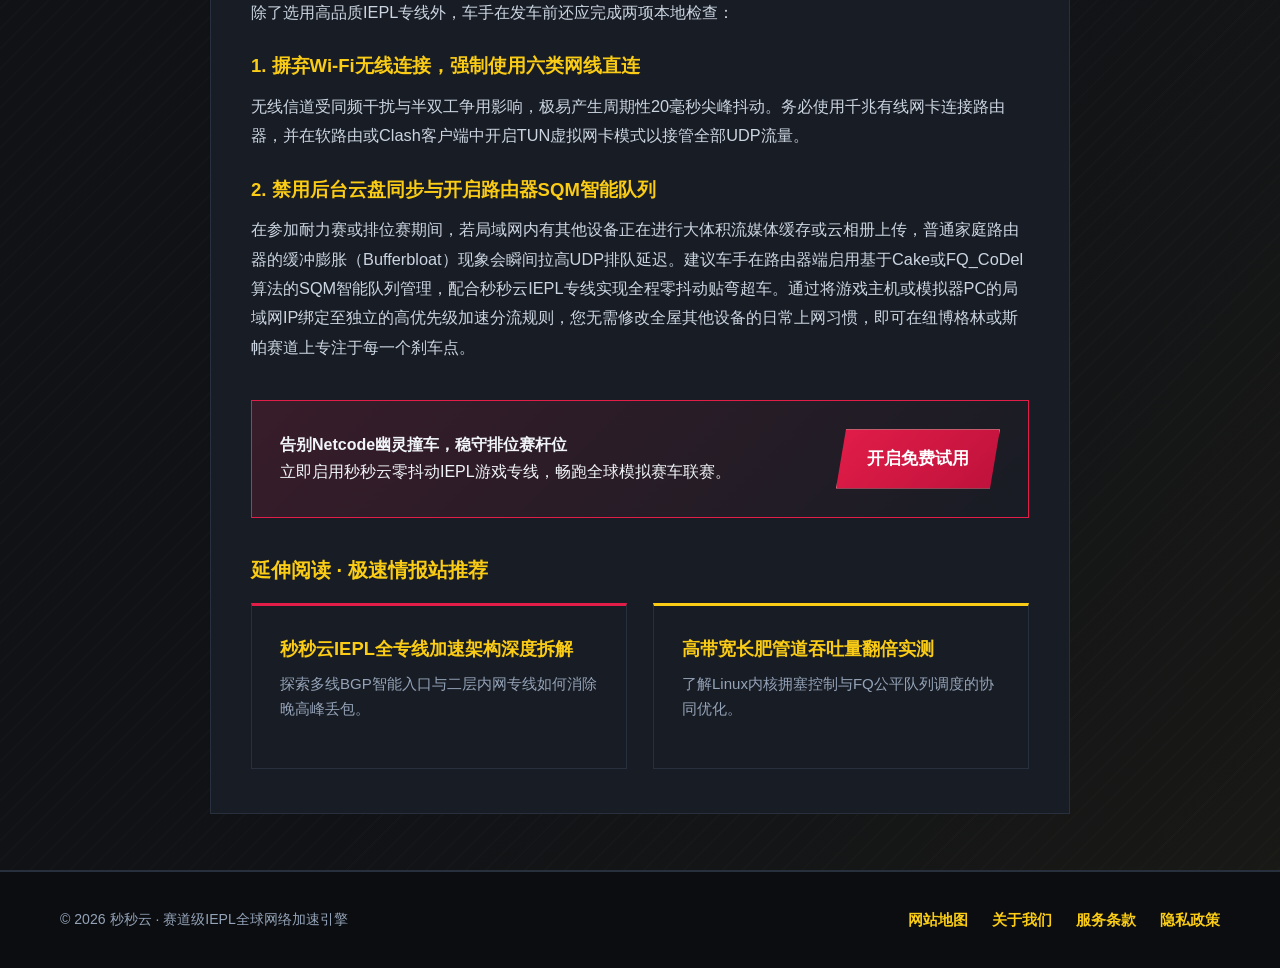
<file: sim-racing-global-server-routing.html>
<!DOCTYPE html>
<html lang="zh-CN">
<head>
  <meta charset="UTF-8">
  <meta name="viewport" content="width=device-width, initial-scale=1.0">
  <title>iRacing与F1跨服联机防撞车指南：跨国游戏数据包抖动抑制与路由选线 - 秒秒云</title>
  <meta name="description" content="深度解析iRacing、F1及ACC等硬核模拟赛车跨国联机中的Netcode幽灵撞车成因，提供UDP高频数据包抖动抑制、Full-Cone NAT配置与专线路由选线实战方案。">
  <meta name="keywords" content="iRacing联机加速,F1跨服联机,模拟赛车防撞车,网络抖动抑制,UDP专线,秒秒云">
  <link rel="canonical" href="https://miaomiao-yun.autos/sim-racing-global-server-routing.html">
  <link rel="stylesheet" href="style.css">
</head>
<body>
  <div class="kerb-stripe"></div>

  <header class="site-header">
    <div class="container header-inner">
      <a href="index.html" class="brand-logo" aria-label="秒秒云首页">
        <svg viewBox="0 0 64 52" xmlns="http://www.w3.org/2000/svg" role="img" aria-label="秒秒云赛道空气动力学与双秒表徽标">
          <polygon points="4,38 22,10 58,10 46,22 26,22 16,38" fill="#E11D48"/>
          <polygon points="18,44 30,26 60,26 52,36 34,36 28,44" fill="#FACC15"/>
          <circle cx="44" cy="30" r="14" fill="#101216" stroke="#F1F5F9" stroke-width="2.2"/>
          <line x1="44" y1="30" x2="44" y2="20" stroke="#E11D48" stroke-width="2.4" stroke-linecap="round"/>
          <line x1="44" y1="30" x2="52" y2="30" stroke="#FACC15" stroke-width="2.2" stroke-linecap="round"/>
          <circle cx="44" cy="30" r="2.5" fill="#F1F5F9"/>
        </svg>
        <div class="brand-text-wrap">
          <span class="brand-title">秒秒云</span>
          <span class="brand-tag">CHRONO TELEMETRY .AUTOS</span>
        </div>
      </a>

      <nav class="main-nav" aria-label="主导航">
        <a href="index.html#advantages">赛道性能</a>
        <a href="index.html#media-ai">视界与AI</a>
        <a href="index.html#pricing">发车格套餐</a>
        <a href="index.html#faq">技术官答疑</a>
        <a href="velocity-dispatch.html" class="nav-hub-pill active">极速情报站</a>
      </nav>
    </div>
  </header>

  <main class="article-main">
    <div class="container">
      <article class="article-container">
        <nav class="breadcrumb-nav" aria-label="面包屑导航">
          <a href="index.html">首页</a> / <a href="velocity-dispatch.html">极速情报站</a> / <span>跨服模拟赛车防撞车指南</span>
        </nav>

        <header class="article-header">
          <h1>iRacing与F1跨服联机防撞车指南：跨国游戏数据包抖动抑制与路由选线</h1>
          <div class="article-byline">
            <span>SECTOR 03 · 实时竞技遥测</span>
            <span>发布日期：2026-10-28</span>
            <span>作者：秒秒云模拟赛车网络实验室</span>
          </div>
        </header>

        <div class="article-body">
          <p>
            对于热衷于iRacing、Assetto Corsa Competizione（ACC）以及EA Sports F1系列的硬核模拟赛车手而言，跨洲参加欧洲法兰克福服、美东波士顿服或澳洲悉尼服的官方排位赛是家常便饭。然而，无数车手都曾遭遇过令人崩溃的“Netcode幽灵碰撞”——明明在自己的屏幕上与前车保持着半个车身的安全距离，系统却突然判定双方发生剧烈追尾并双双退赛，安全分（Safety Rating）瞬间暴跌。
          </p>

          <h2>一、为什么Ping值稳定却依然发生Netcode瞬移？</h2>
          <p>
            许多玩家误以为只要面板显示的平均延迟（Ping）低于180毫秒就能顺畅比赛，殊不知模拟赛车物理引擎最惧怕的并非固定延迟，而是延迟方差，即网络抖动（Jitter）。
          </p>
          <h3>1. 60Hz高频物理同步与航位推测算法</h3>
          <p>
            以iRacing为例，客户端与服务器之间每秒钟要双向交换60个以上的UDP姿态遥测包，实时同步轮胎滑移率、悬挂压缩量与三维坐标。为了掩盖跨国传输耗时，游戏引擎使用卡尔曼滤波与航位推测法（Dead Reckoning）来预测对手车辆下一帧的位置。
          </p>
          <h3>2. 微突发丢包引发的坐标外推失真</h3>
          <p>
            如果在高速入弯重刹的0.2秒内，公网国际出口发生了一次50毫秒的微突发队列延迟或连续丢掉3个UDP包，客户端预测模型就会错误认为前车仍在全油门加速，等到真实刹车数据包迟到抵达时，两车坐标已在服务端发生重叠，从而触发灾难性的隔空撞车。
          </p>

          <h2>二、跨国模拟赛车专线的三大工程调校指标</h2>
          <p>
            为了彻底根除赛车跳ping与闪烁消失（Blinking）现象，我们在参考了<a href="https://tizilab.net/" target="_blank">全球低延迟节点测评中心</a>的跨洲UDP传输基准后，在秒秒云游戏专线上实施了三项针对性调优。
          </p>
          <h3>1. 高优先级DSCP队列标记与小包直通</h3>
          <p>
            模拟赛车的单个UDP数据包通常仅有120至280字节。秒秒云边缘网关会自动识别此类高频小体积UDP流，为其打上EF（Expedited Forwarding）高优先级差分服务标记，确保其在大流量视频数据包之前优先出队转发。
          </p>
          <h3>2. 原生Full-Cone NAT全锥形端口映射</h3>
          <p>
            在F1系列与极限竞速的P2P混合大厅模式中，严格的对称型NAT（Symmetric NAT）会导致车手无法加入房间或语音掉线。秒秒云全系游戏节点均开启UDP Full-Cone NAT支持，将主机与PC的网络类型直接提升为Open（全通）。
          </p>

          <div class="telemetry-callout">
            <strong>赛道选线建议：</strong>连接iRacing美东波士顿服务器时，优先选择秒秒云“沪美IEPL直连-圣何塞/纽约”专线，可将往返抖动控制在0.8毫秒以内，Q值（Quality）稳定保持在100满格。
          </div>

          <h2>三、本地家庭网络环境的排查清单</h2>
          <p>
            除了选用高品质IEPL专线外，车手在发车前还应完成两项本地检查：
          </p>
          <h3>1. 摒弃Wi-Fi无线连接，强制使用六类网线直连</h3>
          <p>
            无线信道受同频干扰与半双工争用影响，极易产生周期性20毫秒尖峰抖动。务必使用千兆有线网卡连接路由器，并在软路由或Clash客户端中开启TUN虚拟网卡模式以接管全部UDP流量。
          </p>
          <h3>2. 禁用后台云盘同步与开启路由器SQM智能队列</h3>
          <p>
            在参加耐力赛或排位赛期间，若局域网内有其他设备正在进行大体积流媒体缓存或云相册上传，普通家庭路由器的缓冲膨胀（Bufferbloat）现象会瞬间拉高UDP排队延迟。建议车手在路由器端启用基于Cake或FQ_CoDel算法的SQM智能队列管理，配合秒秒云IEPL专线实现全程零抖动贴弯超车。通过将游戏主机或模拟器PC的局域网IP绑定至独立的高优先级加速分流规则，您无需修改全屋其他设备的日常上网习惯，即可在纽博格林或斯帕赛道上专注于每一个刹车点。
          </p>
        </div>

        <div class="article-cta-banner">
          <div>
            <strong>告别Netcode幽灵撞车，稳守排位赛杆位</strong>
            <p>立即启用秒秒云零抖动IEPL游戏专线，畅跑全球模拟赛车联赛。</p>
          </div>
          <a href="https://ww012.twilightaff.com/#/?code=A56DH1Af" class="btn-primary-gp" rel="nofollow" target="_blank">开启免费试用</a>
        </div>

        <section style="margin-top: 36px;">
          <div style="font-size: 1.25rem; font-weight: 800; margin-bottom: 16px; color: var(--tach-yellow);">延伸阅读 · 极速情报站推荐</div>
          <div class="hub-cards-grid">
            <div class="article-card">
              <div style="font-size: 1.15rem; font-weight: 800; margin-bottom: 8px;"><a href="miaomiao-millisecond-transit-review.html">秒秒云IEPL全专线加速架构深度拆解</a></div>
              <p>探索多线BGP智能入口与二层内网专线如何消除晚高峰丢包。</p>
            </div>
            <div class="article-card">
              <div style="font-size: 1.15rem; font-weight: 800; margin-bottom: 8px;"><a href="bbrv3-congestion-control-tuning.html">高带宽长肥管道吞吐量翻倍实测</a></div>
              <p>了解Linux内核拥塞控制与FQ公平队列调度的协同优化。</p>
            </div>
          </div>
        </section>
      </article>
    </div>
  </main>

  <footer class="site-footer">
    <div class="container footer-inner">
      <div class="footer-copy">© 2026 秒秒云 · 赛道级IEPL全球网络加速引擎</div>
      <nav class="footer-links" aria-label="页脚合规导航">
        <a href="sitemap.html">网站地图</a>
        <a href="about.html">关于我们</a>
        <a href="terms.html">服务条款</a>
        <a href="privacy.html">隐私政策</a>
      </nav>
    </div>
  </footer>
</body>
</html>
</file>
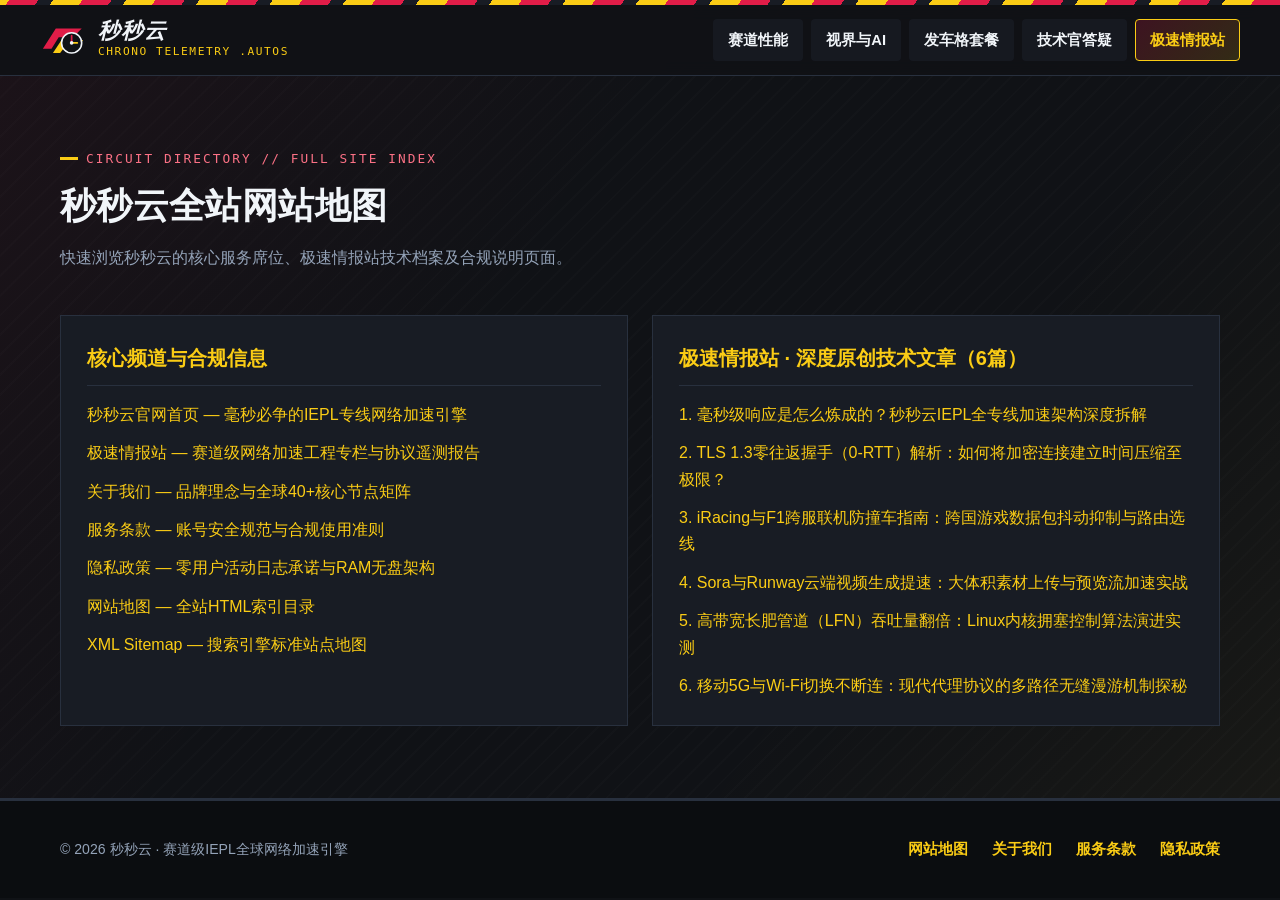
<file: sitemap.html>
<!DOCTYPE html>
<html lang="zh-CN">
<head>
  <meta charset="UTF-8">
  <meta name="viewport" content="width=device-width, initial-scale=1.0">
  <title>网站地图 - 秒秒云全站页面与技术专栏索引</title>
  <meta name="description" content="秒秒云全站HTML网站地图，快速索引官网首页、极速情报站专栏、6篇深度网络加速技术文章以及合规政策页面。">
  <link rel="canonical" href="https://miaomiao-yun.autos/sitemap.html">
  <link rel="stylesheet" href="style.css">
</head>
<body>
  <div class="kerb-stripe"></div>

  <header class="site-header">
    <div class="container header-inner">
      <a href="index.html" class="brand-logo" aria-label="秒秒云首页">
        <svg viewBox="0 0 64 52" xmlns="http://www.w3.org/2000/svg" role="img" aria-label="秒秒云赛道空气动力学与双秒表徽标">
          <polygon points="4,38 22,10 58,10 46,22 26,22 16,38" fill="#E11D48"/>
          <polygon points="18,44 30,26 60,26 52,36 34,36 28,44" fill="#FACC15"/>
          <circle cx="44" cy="30" r="14" fill="#101216" stroke="#F1F5F9" stroke-width="2.2"/>
          <line x1="44" y1="30" x2="44" y2="20" stroke="#E11D48" stroke-width="2.4" stroke-linecap="round"/>
          <line x1="44" y1="30" x2="52" y2="30" stroke="#FACC15" stroke-width="2.2" stroke-linecap="round"/>
          <circle cx="44" cy="30" r="2.5" fill="#F1F5F9"/>
        </svg>
        <div class="brand-text-wrap">
          <span class="brand-title">秒秒云</span>
          <span class="brand-tag">CHRONO TELEMETRY .AUTOS</span>
        </div>
      </a>

      <nav class="main-nav" aria-label="主导航">
        <a href="index.html#advantages">赛道性能</a>
        <a href="index.html#media-ai">视界与AI</a>
        <a href="index.html#pricing">发车格套餐</a>
        <a href="index.html#faq">技术官答疑</a>
        <a href="velocity-dispatch.html" class="nav-hub-pill">极速情报站</a>
      </nav>
    </div>
  </header>

  <main class="section-block">
    <div class="container">
      <div class="section-header">
        <span class="section-kicker">CIRCUIT DIRECTORY // FULL SITE INDEX</span>
        <h1 class="section-title">秒秒云全站网站地图</h1>
        <p class="section-desc">快速浏览秒秒云的核心服务席位、极速情报站技术档案及合规说明页面。</p>
      </div>

      <div class="sitemap-grid">
        <div class="sitemap-box">
          <h2>核心频道与合规信息</h2>
          <ul class="sitemap-list">
            <li><a href="index.html">秒秒云官网首页 — 毫秒必争的IEPL专线网络加速引擎</a></li>
            <li><a href="velocity-dispatch.html">极速情报站 — 赛道级网络加速工程专栏与协议遥测报告</a></li>
            <li><a href="about.html">关于我们 — 品牌理念与全球40+核心节点矩阵</a></li>
            <li><a href="terms.html">服务条款 — 账号安全规范与合规使用准则</a></li>
            <li><a href="privacy.html">隐私政策 — 零用户活动日志承诺与RAM无盘架构</a></li>
            <li><a href="sitemap.html">网站地图 — 全站HTML索引目录</a></li>
            <li><a href="sitemap.xml">XML Sitemap — 搜索引擎标准站点地图</a></li>
          </ul>
        </div>

        <div class="sitemap-box">
          <h2>极速情报站 · 深度原创技术文章（6篇）</h2>
          <ul class="sitemap-list">
            <li><a href="miaomiao-millisecond-transit-review.html">1. 毫秒级响应是怎么炼成的？秒秒云IEPL全专线加速架构深度拆解</a></li>
            <li><a href="tls13-zero-rtt-handshake-analysis.html">2. TLS 1.3零往返握手（0-RTT）解析：如何将加密连接建立时间压缩至极限？</a></li>
            <li><a href="sim-racing-global-server-routing.html">3. iRacing与F1跨服联机防撞车指南：跨国游戏数据包抖动抑制与路由选线</a></li>
            <li><a href="ai-video-generation-bandwidth-guide.html">4. Sora与Runway云端视频生成提速：大体积素材上传与预览流加速实战</a></li>
            <li><a href="bbrv3-congestion-control-tuning.html">5. 高带宽长肥管道（LFN）吞吐量翻倍：Linux内核拥塞控制算法演进实测</a></li>
            <li><a href="mobile-5g-roaming-tunnel-handoff.html">6. 移动5G与Wi-Fi切换不断连：现代代理协议的多路径无缝漫游机制探秘</a></li>
          </ul>
        </div>
      </div>
    </div>
  </main>

  <footer class="site-footer">
    <div class="container footer-inner">
      <div class="footer-copy">© 2026 秒秒云 · 赛道级IEPL全球网络加速引擎</div>
      <nav class="footer-links" aria-label="页脚合规导航">
        <a href="sitemap.html">网站地图</a>
        <a href="about.html">关于我们</a>
        <a href="terms.html">服务条款</a>
        <a href="privacy.html">隐私政策</a>
      </nav>
    </div>
  </footer>
</body>
</html>
</file>
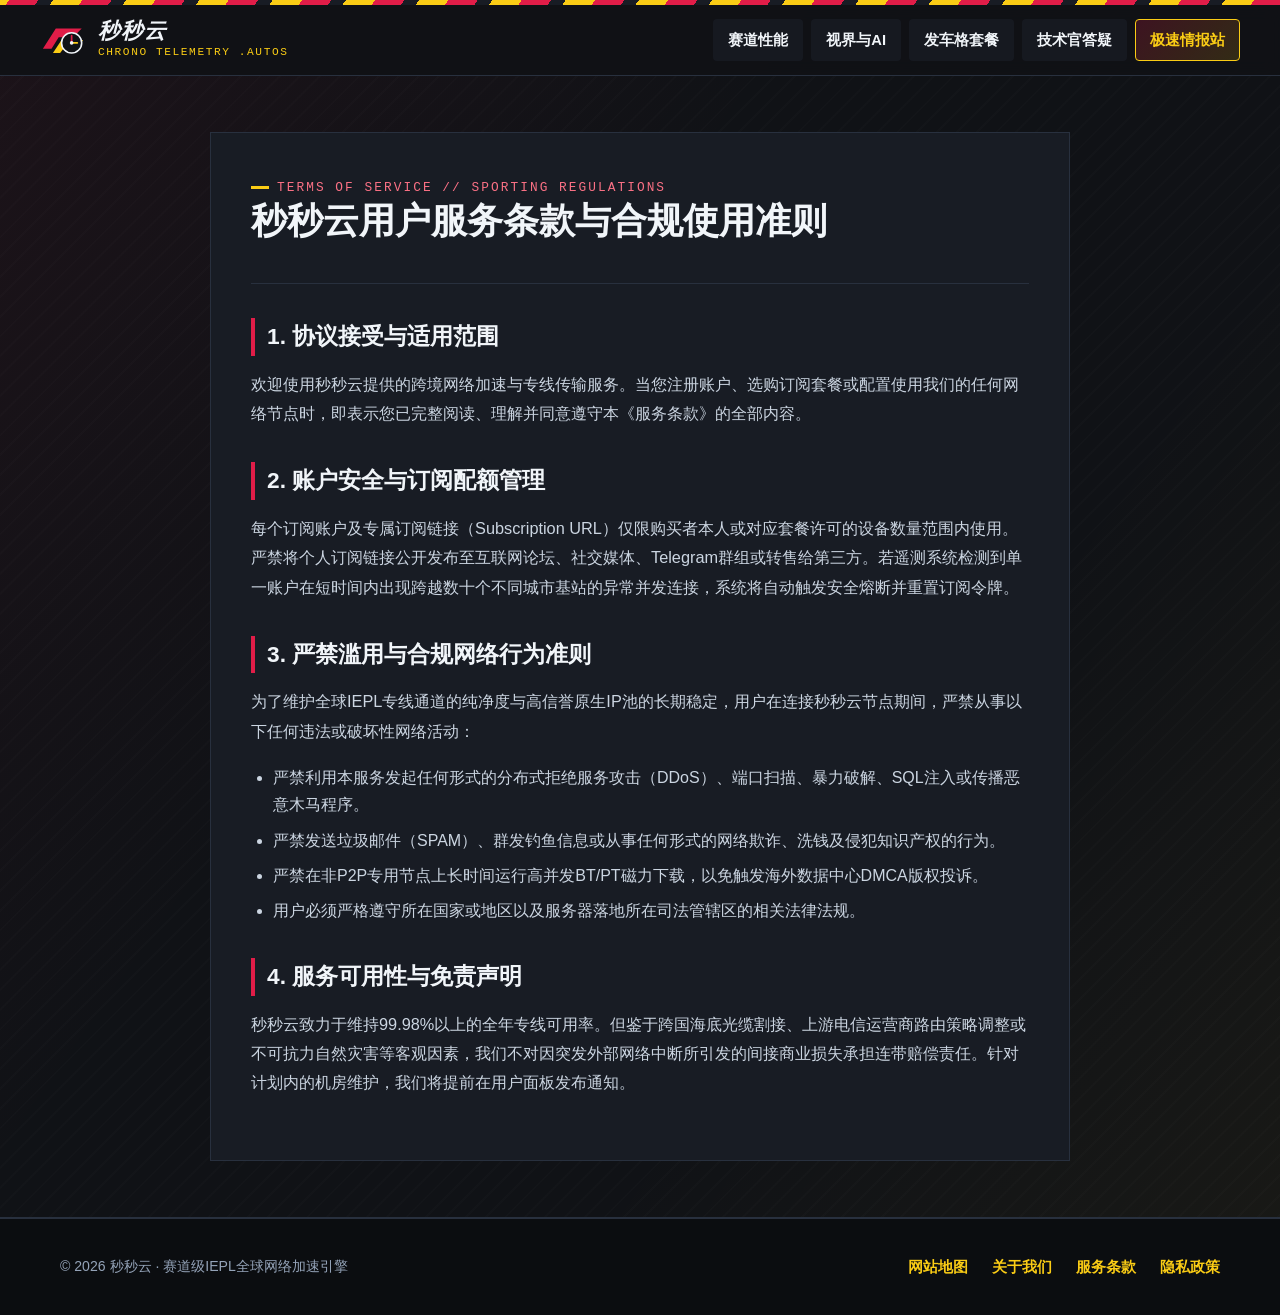
<file: terms.html>
<!DOCTYPE html>
<html lang="zh-CN">
<head>
  <meta charset="UTF-8">
  <meta name="viewport" content="width=device-width, initial-scale=1.0">
  <title>服务条款 - 秒秒云赛道级网络加速合规准则</title>
  <meta name="description" content="阅读秒秒云用户服务条款，了解账号使用规范、合理带宽分配机制、严禁滥用行为及服务免责声明。">
  <link rel="canonical" href="https://miaomiao-yun.autos/terms.html">
  <link rel="stylesheet" href="style.css">
</head>
<body>
  <div class="kerb-stripe"></div>

  <header class="site-header">
    <div class="container header-inner">
      <a href="index.html" class="brand-logo" aria-label="秒秒云首页">
        <svg viewBox="0 0 64 52" xmlns="http://www.w3.org/2000/svg" role="img" aria-label="秒秒云赛道空气动力学与双秒表徽标">
          <polygon points="4,38 22,10 58,10 46,22 26,22 16,38" fill="#E11D48"/>
          <polygon points="18,44 30,26 60,26 52,36 34,36 28,44" fill="#FACC15"/>
          <circle cx="44" cy="30" r="14" fill="#101216" stroke="#F1F5F9" stroke-width="2.2"/>
          <line x1="44" y1="30" x2="44" y2="20" stroke="#E11D48" stroke-width="2.4" stroke-linecap="round"/>
          <line x1="44" y1="30" x2="52" y2="30" stroke="#FACC15" stroke-width="2.2" stroke-linecap="round"/>
          <circle cx="44" cy="30" r="2.5" fill="#F1F5F9"/>
        </svg>
        <div class="brand-text-wrap">
          <span class="brand-title">秒秒云</span>
          <span class="brand-tag">CHRONO TELEMETRY .AUTOS</span>
        </div>
      </a>

      <nav class="main-nav" aria-label="主导航">
        <a href="index.html#advantages">赛道性能</a>
        <a href="index.html#media-ai">视界与AI</a>
        <a href="index.html#pricing">发车格套餐</a>
        <a href="index.html#faq">技术官答疑</a>
        <a href="velocity-dispatch.html" class="nav-hub-pill">极速情报站</a>
      </nav>
    </div>
  </header>

  <main class="article-main">
    <div class="container">
      <div class="article-container">
        <div class="article-header">
          <span class="section-kicker">TERMS OF SERVICE // SPORTING REGULATIONS</span>
          <h1>秒秒云用户服务条款与合规使用准则</h1>
        </div>

        <div class="article-body">
          <h2>1. 协议接受与适用范围</h2>
          <p>
            欢迎使用秒秒云提供的跨境网络加速与专线传输服务。当您注册账户、选购订阅套餐或配置使用我们的任何网络节点时，即表示您已完整阅读、理解并同意遵守本《服务条款》的全部内容。
          </p>

          <h2>2. 账户安全与订阅配额管理</h2>
          <p>
            每个订阅账户及专属订阅链接（Subscription URL）仅限购买者本人或对应套餐许可的设备数量范围内使用。严禁将个人订阅链接公开发布至互联网论坛、社交媒体、Telegram群组或转售给第三方。若遥测系统检测到单一账户在短时间内出现跨越数十个不同城市基站的异常并发连接，系统将自动触发安全熔断并重置订阅令牌。
          </p>

          <h2>3. 严禁滥用与合规网络行为准则</h2>
          <p>
            为了维护全球IEPL专线通道的纯净度与高信誉原生IP池的长期稳定，用户在连接秒秒云节点期间，严禁从事以下任何违法或破坏性网络活动：
          </p>
          <ul>
            <li>严禁利用本服务发起任何形式的分布式拒绝服务攻击（DDoS）、端口扫描、暴力破解、SQL注入或传播恶意木马程序。</li>
            <li>严禁发送垃圾邮件（SPAM）、群发钓鱼信息或从事任何形式的网络欺诈、洗钱及侵犯知识产权的行为。</li>
            <li>严禁在非P2P专用节点上长时间运行高并发BT/PT磁力下载，以免触发海外数据中心DMCA版权投诉。</li>
            <li>用户必须严格遵守所在国家或地区以及服务器落地所在司法管辖区的相关法律法规。</li>
          </ul>

          <h2>4. 服务可用性与免责声明</h2>
          <p>
            秒秒云致力于维持99.98%以上的全年专线可用率。但鉴于跨国海底光缆割接、上游电信运营商路由策略调整或不可抗力自然灾害等客观因素，我们不对因突发外部网络中断所引发的间接商业损失承担连带赔偿责任。针对计划内的机房维护，我们将提前在用户面板发布通知。
          </p>
        </div>
      </div>
    </div>
  </main>

  <footer class="site-footer">
    <div class="container footer-inner">
      <div class="footer-copy">© 2026 秒秒云 · 赛道级IEPL全球网络加速引擎</div>
      <nav class="footer-links" aria-label="页脚合规导航">
        <a href="sitemap.html">网站地图</a>
        <a href="about.html">关于我们</a>
        <a href="terms.html">服务条款</a>
        <a href="privacy.html">隐私政策</a>
      </nav>
    </div>
  </footer>
</body>
</html>
</file>
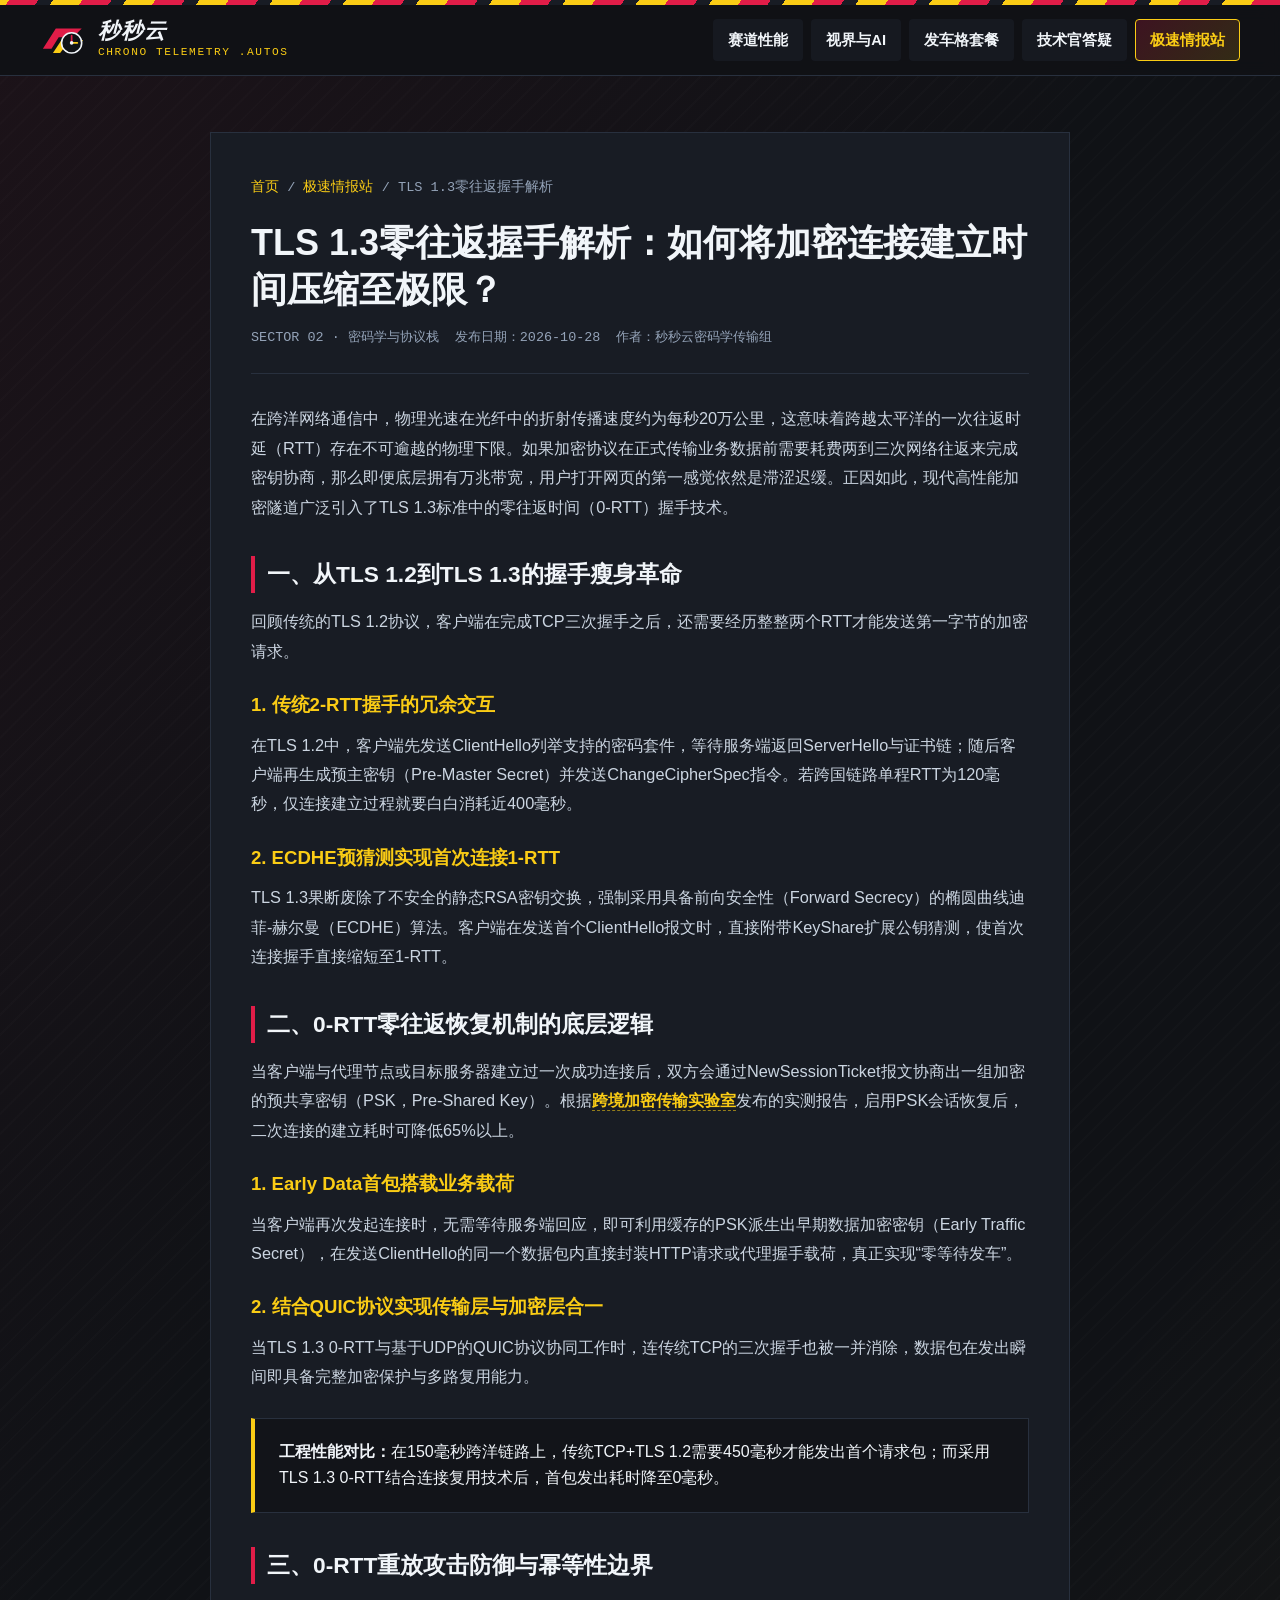
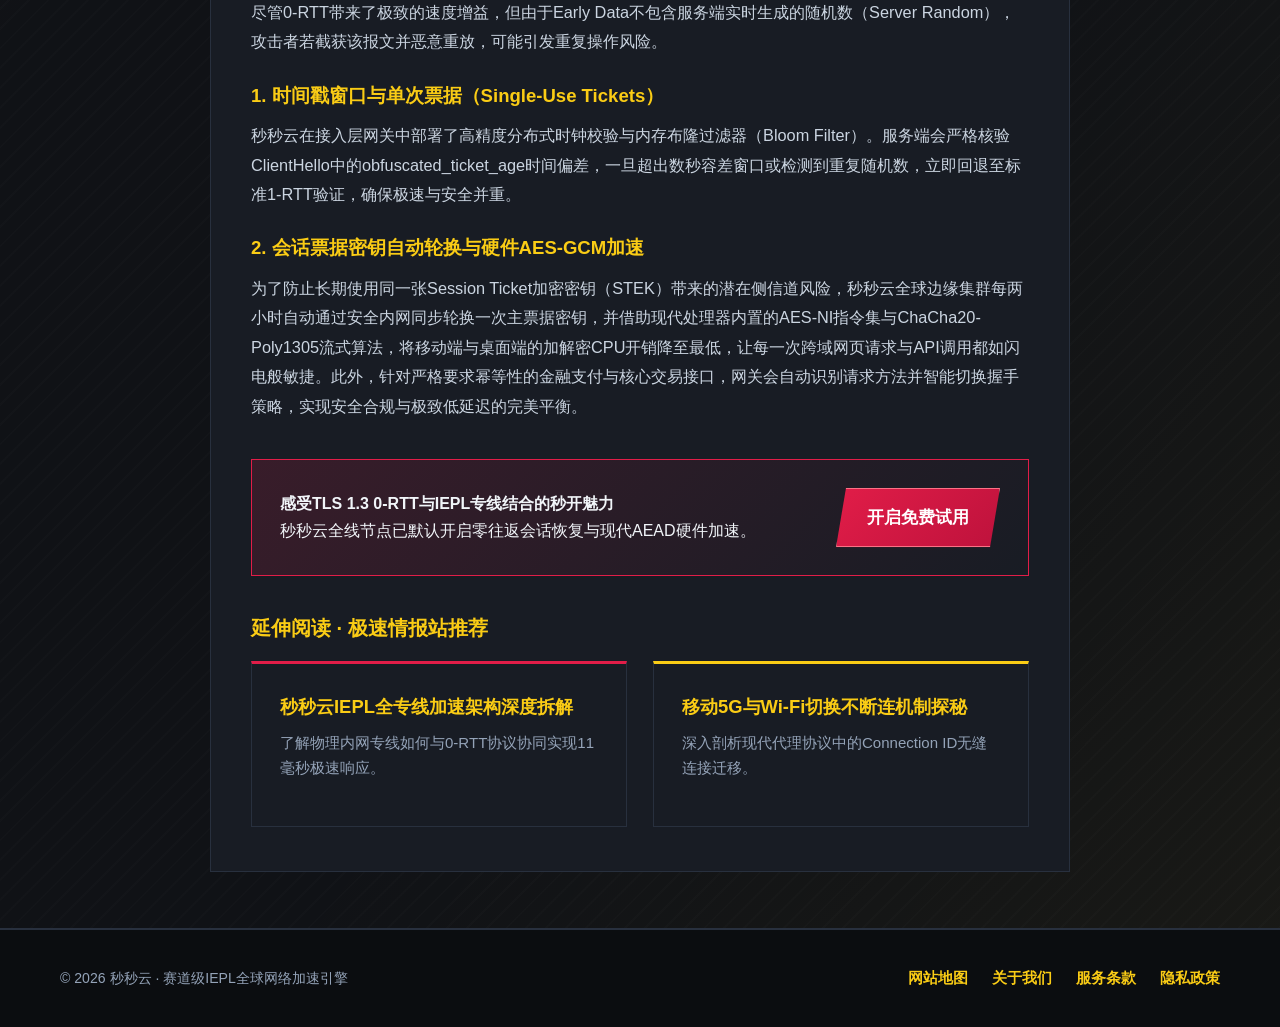
<file: tls13-zero-rtt-handshake-analysis.html>
<!DOCTYPE html>
<html lang="zh-CN">
<head>
  <meta charset="UTF-8">
  <meta name="viewport" content="width=device-width, initial-scale=1.0">
  <title>TLS 1.3零往返握手解析：如何将加密连接建立时间压缩至极限？ - 秒秒云</title>
  <meta name="description" content="深入剖析TLS 1.3协议中的0-RTT（零往返时间）握手工作原理，对比TLS 1.2握手开销，详解PSK预共享密钥恢复机制与抗重放攻击安全工程实践。">
  <meta name="keywords" content="TLS 1.3,0-RTT握手,零往返时间,PSK预共享密钥,加密传输优化,秒秒云">
  <link rel="canonical" href="https://miaomiao-yun.autos/tls13-zero-rtt-handshake-analysis.html">
  <link rel="stylesheet" href="style.css">
</head>
<body>
  <div class="kerb-stripe"></div>

  <header class="site-header">
    <div class="container header-inner">
      <a href="index.html" class="brand-logo" aria-label="秒秒云首页">
        <svg viewBox="0 0 64 52" xmlns="http://www.w3.org/2000/svg" role="img" aria-label="秒秒云赛道空气动力学与双秒表徽标">
          <polygon points="4,38 22,10 58,10 46,22 26,22 16,38" fill="#E11D48"/>
          <polygon points="18,44 30,26 60,26 52,36 34,36 28,44" fill="#FACC15"/>
          <circle cx="44" cy="30" r="14" fill="#101216" stroke="#F1F5F9" stroke-width="2.2"/>
          <line x1="44" y1="30" x2="44" y2="20" stroke="#E11D48" stroke-width="2.4" stroke-linecap="round"/>
          <line x1="44" y1="30" x2="52" y2="30" stroke="#FACC15" stroke-width="2.2" stroke-linecap="round"/>
          <circle cx="44" cy="30" r="2.5" fill="#F1F5F9"/>
        </svg>
        <div class="brand-text-wrap">
          <span class="brand-title">秒秒云</span>
          <span class="brand-tag">CHRONO TELEMETRY .AUTOS</span>
        </div>
      </a>

      <nav class="main-nav" aria-label="主导航">
        <a href="index.html#advantages">赛道性能</a>
        <a href="index.html#media-ai">视界与AI</a>
        <a href="index.html#pricing">发车格套餐</a>
        <a href="index.html#faq">技术官答疑</a>
        <a href="velocity-dispatch.html" class="nav-hub-pill active">极速情报站</a>
      </nav>
    </div>
  </header>

  <main class="article-main">
    <div class="container">
      <article class="article-container">
        <nav class="breadcrumb-nav" aria-label="面包屑导航">
          <a href="index.html">首页</a> / <a href="velocity-dispatch.html">极速情报站</a> / <span>TLS 1.3零往返握手解析</span>
        </nav>

        <header class="article-header">
          <h1>TLS 1.3零往返握手解析：如何将加密连接建立时间压缩至极限？</h1>
          <div class="article-byline">
            <span>SECTOR 02 · 密码学与协议栈</span>
            <span>发布日期：2026-10-28</span>
            <span>作者：秒秒云密码学传输组</span>
          </div>
        </header>

        <div class="article-body">
          <p>
            在跨洋网络通信中，物理光速在光纤中的折射传播速度约为每秒20万公里，这意味着跨越太平洋的一次往返时延（RTT）存在不可逾越的物理下限。如果加密协议在正式传输业务数据前需要耗费两到三次网络往返来完成密钥协商，那么即便底层拥有万兆带宽，用户打开网页的第一感觉依然是滞涩迟缓。正因如此，现代高性能加密隧道广泛引入了TLS 1.3标准中的零往返时间（0-RTT）握手技术。
          </p>

          <h2>一、从TLS 1.2到TLS 1.3的握手瘦身革命</h2>
          <p>
            回顾传统的TLS 1.2协议，客户端在完成TCP三次握手之后，还需要经历整整两个RTT才能发送第一字节的加密请求。
          </p>
          <h3>1. 传统2-RTT握手的冗余交互</h3>
          <p>
            在TLS 1.2中，客户端先发送ClientHello列举支持的密码套件，等待服务端返回ServerHello与证书链；随后客户端再生成预主密钥（Pre-Master Secret）并发送ChangeCipherSpec指令。若跨国链路单程RTT为120毫秒，仅连接建立过程就要白白消耗近400毫秒。
          </p>
          <h3>2. ECDHE预猜测实现首次连接1-RTT</h3>
          <p>
            TLS 1.3果断废除了不安全的静态RSA密钥交换，强制采用具备前向安全性（Forward Secrecy）的椭圆曲线迪菲-赫尔曼（ECDHE）算法。客户端在发送首个ClientHello报文时，直接附带KeyShare扩展公钥猜测，使首次连接握手直接缩短至1-RTT。
          </p>

          <h2>二、0-RTT零往返恢复机制的底层逻辑</h2>
          <p>
            当客户端与代理节点或目标服务器建立过一次成功连接后，双方会通过NewSessionTicket报文协商出一组加密的预共享密钥（PSK，Pre-Shared Key）。根据<a href="https://tizilab.net/" target="_blank">跨境加密传输实验室</a>发布的实测报告，启用PSK会话恢复后，二次连接的建立耗时可降低65%以上。
          </p>
          <h3>1. Early Data首包搭载业务载荷</h3>
          <p>
            当客户端再次发起连接时，无需等待服务端回应，即可利用缓存的PSK派生出早期数据加密密钥（Early Traffic Secret），在发送ClientHello的同一个数据包内直接封装HTTP请求或代理握手载荷，真正实现“零等待发车”。
          </p>
          <h3>2. 结合QUIC协议实现传输层与加密层合一</h3>
          <p>
            当TLS 1.3 0-RTT与基于UDP的QUIC协议协同工作时，连传统TCP的三次握手也被一并消除，数据包在发出瞬间即具备完整加密保护与多路复用能力。
          </p>

          <div class="telemetry-callout">
            <strong>工程性能对比：</strong>在150毫秒跨洋链路上，传统TCP+TLS 1.2需要450毫秒才能发出首个请求包；而采用TLS 1.3 0-RTT结合连接复用技术后，首包发出耗时降至0毫秒。
          </div>

          <h2>三、0-RTT重放攻击防御与幂等性边界</h2>
          <p>
            尽管0-RTT带来了极致的速度增益，但由于Early Data不包含服务端实时生成的随机数（Server Random），攻击者若截获该报文并恶意重放，可能引发重复操作风险。
          </p>
          <h3>1. 时间戳窗口与单次票据（Single-Use Tickets）</h3>
          <p>
            秒秒云在接入层网关中部署了高精度分布式时钟校验与内存布隆过滤器（Bloom Filter）。服务端会严格核验ClientHello中的obfuscated_ticket_age时间偏差，一旦超出数秒容差窗口或检测到重复随机数，立即回退至标准1-RTT验证，确保极速与安全并重。
          </p>
          <h3>2. 会话票据密钥自动轮换与硬件AES-GCM加速</h3>
          <p>
            为了防止长期使用同一张Session Ticket加密密钥（STEK）带来的潜在侧信道风险，秒秒云全球边缘集群每两小时自动通过安全内网同步轮换一次主票据密钥，并借助现代处理器内置的AES-NI指令集与ChaCha20-Poly1305流式算法，将移动端与桌面端的加解密CPU开销降至最低，让每一次跨域网页请求与API调用都如闪电般敏捷。此外，针对严格要求幂等性的金融支付与核心交易接口，网关会自动识别请求方法并智能切换握手策略，实现安全合规与极致低延迟的完美平衡。
          </p>
        </div>

        <div class="article-cta-banner">
          <div>
            <strong>感受TLS 1.3 0-RTT与IEPL专线结合的秒开魅力</strong>
            <p>秒秒云全线节点已默认开启零往返会话恢复与现代AEAD硬件加速。</p>
          </div>
          <a href="https://ww012.twilightaff.com/#/?code=A56DH1Af" class="btn-primary-gp" rel="nofollow" target="_blank">开启免费试用</a>
        </div>

        <section style="margin-top: 36px;">
          <div style="font-size: 1.25rem; font-weight: 800; margin-bottom: 16px; color: var(--tach-yellow);">延伸阅读 · 极速情报站推荐</div>
          <div class="hub-cards-grid">
            <div class="article-card">
              <div style="font-size: 1.15rem; font-weight: 800; margin-bottom: 8px;"><a href="miaomiao-millisecond-transit-review.html">秒秒云IEPL全专线加速架构深度拆解</a></div>
              <p>了解物理内网专线如何与0-RTT协议协同实现11毫秒极速响应。</p>
            </div>
            <div class="article-card">
              <div style="font-size: 1.15rem; font-weight: 800; margin-bottom: 8px;"><a href="mobile-5g-roaming-tunnel-handoff.html">移动5G与Wi-Fi切换不断连机制探秘</a></div>
              <p>深入剖析现代代理协议中的Connection ID无缝连接迁移。</p>
            </div>
          </div>
        </section>
      </article>
    </div>
  </main>

  <footer class="site-footer">
    <div class="container footer-inner">
      <div class="footer-copy">© 2026 秒秒云 · 赛道级IEPL全球网络加速引擎</div>
      <nav class="footer-links" aria-label="页脚合规导航">
        <a href="sitemap.html">网站地图</a>
        <a href="about.html">关于我们</a>
        <a href="terms.html">服务条款</a>
        <a href="privacy.html">隐私政策</a>
      </nav>
    </div>
  </footer>
</body>
</html>
</file>
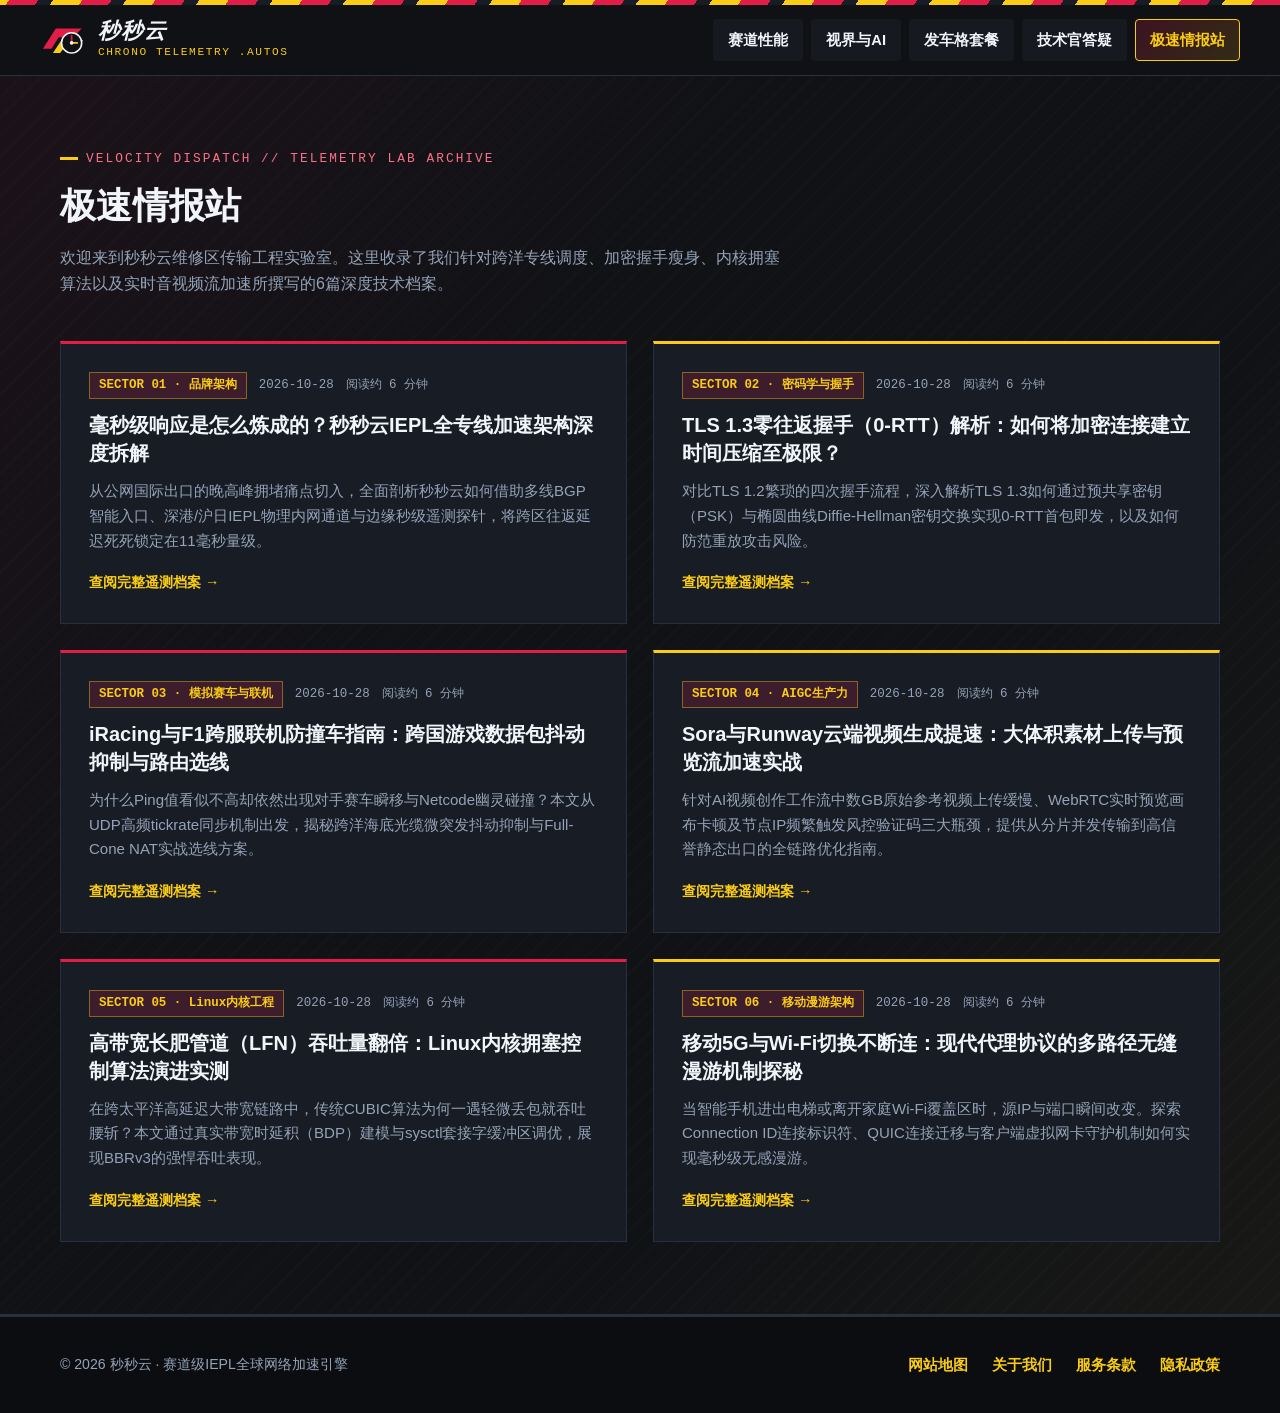
<file: velocity-dispatch.html>
<!DOCTYPE html>
<html lang="zh-CN">
<head>
  <meta charset="UTF-8">
  <meta name="viewport" content="width=device-width, initial-scale=1.0">
  <title>极速情报站 - 秒秒云赛道级网络加速工程专栏与协议遥测报告</title>
  <meta name="description" content="秒秒云极速情报站汇聚IEPL内网专线架构解析、TLS 1.3零往返握手、跨服模拟赛车防抖动、AI视频生成带宽提速、BBRv3拥塞控制及5G无缝漫游等深度原创技术报告。">
  <meta name="keywords" content="极速情报站,秒秒云,IEPL专线,TLS 1.3 0-RTT,BBRv3调优,跨服联机加速,Sora视频上传加速">
  <link rel="canonical" href="https://miaomiao-yun.autos/velocity-dispatch.html">

  <meta property="og:type" content="website">
  <meta property="og:site_name" content="秒秒云">
  <meta property="og:title" content="极速情报站 - 秒秒云赛道级网络加速工程专栏与协议遥测报告">
  <meta property="og:description" content="深度拆解毫秒级响应背后的传输工程：涵盖IEPL内网专线、TLS 1.3 0-RTT、BBRv3内核调优与5G/Wi-Fi无缝漫游技术。">
  <meta property="og:url" content="https://miaomiao-yun.autos/velocity-dispatch.html">
  <meta property="og:image" content="https://miaomiao-yun.autos/hero-motorsport-chrono.svg">

  <meta name="twitter:card" content="summary_large_image">
  <meta name="twitter:title" content="极速情报站 - 秒秒云赛道级网络加速工程专栏与协议遥测报告">
  <meta name="twitter:description" content="深度拆解毫秒级响应背后的传输工程：涵盖IEPL内网专线、TLS 1.3 0-RTT、BBRv3内核调优与5G/Wi-Fi无缝漫游技术。">

  <link rel="stylesheet" href="style.css">
</head>
<body>
  <div class="kerb-stripe"></div>

  <header class="site-header">
    <div class="container header-inner">
      <a href="index.html" class="brand-logo" aria-label="秒秒云首页">
        <svg viewBox="0 0 64 52" xmlns="http://www.w3.org/2000/svg" role="img" aria-label="秒秒云赛道空气动力学与双秒表徽标">
          <polygon points="4,38 22,10 58,10 46,22 26,22 16,38" fill="#E11D48"/>
          <polygon points="18,44 30,26 60,26 52,36 34,36 28,44" fill="#FACC15"/>
          <circle cx="44" cy="30" r="14" fill="#101216" stroke="#F1F5F9" stroke-width="2.2"/>
          <line x1="44" y1="30" x2="44" y2="20" stroke="#E11D48" stroke-width="2.4" stroke-linecap="round"/>
          <line x1="44" y1="30" x2="52" y2="30" stroke="#FACC15" stroke-width="2.2" stroke-linecap="round"/>
          <circle cx="44" cy="30" r="2.5" fill="#F1F5F9"/>
        </svg>
        <div class="brand-text-wrap">
          <span class="brand-title">秒秒云</span>
          <span class="brand-tag">CHRONO TELEMETRY .AUTOS</span>
        </div>
      </a>

      <nav class="main-nav" aria-label="主导航">
        <a href="index.html#advantages">赛道性能</a>
        <a href="index.html#media-ai">视界与AI</a>
        <a href="index.html#pricing">发车格套餐</a>
        <a href="index.html#faq">技术官答疑</a>
        <a href="velocity-dispatch.html" class="nav-hub-pill active">极速情报站</a>
      </nav>
    </div>
  </header>

  <main>
    <section class="section-block">
      <div class="container">
        <div class="section-header">
          <span class="section-kicker">VELOCITY DISPATCH // TELEMETRY LAB ARCHIVE</span>
          <h1 class="section-title">极速情报站</h1>
          <p class="section-desc">
            欢迎来到秒秒云维修区传输工程实验室。这里收录了我们针对跨洋专线调度、加密握手瘦身、内核拥塞算法以及实时音视频流加速所撰写的6篇深度技术档案。
          </p>
        </div>

        <div class="hub-cards-grid">
          <!-- Card 1: Brand Article -->
          <article class="article-card">
            <div>
              <div class="article-card-meta">
                <span class="sector-pill">SECTOR 01 · 品牌架构</span>
                <span>2026-10-28</span>
                <span>阅读约 6 分钟</span>
              </div>
              <h2><a href="miaomiao-millisecond-transit-review.html">毫秒级响应是怎么炼成的？秒秒云IEPL全专线加速架构深度拆解</a></h2>
              <p>从公网国际出口的晚高峰拥堵痛点切入，全面剖析秒秒云如何借助多线BGP智能入口、深港/沪日IEPL物理内网通道与边缘秒级遥测探针，将跨区往返延迟死死锁定在11毫秒量级。</p>
            </div>
            <a href="miaomiao-millisecond-transit-review.html" class="read-more-link">查阅完整遥测档案 &rarr;</a>
          </article>

          <!-- Card 2 -->
          <article class="article-card">
            <div>
              <div class="article-card-meta">
                <span class="sector-pill">SECTOR 02 · 密码学与握手</span>
                <span>2026-10-28</span>
                <span>阅读约 6 分钟</span>
              </div>
              <h2><a href="tls13-zero-rtt-handshake-analysis.html">TLS 1.3零往返握手（0-RTT）解析：如何将加密连接建立时间压缩至极限？</a></h2>
              <p>对比TLS 1.2繁琐的四次握手流程，深入解析TLS 1.3如何通过预共享密钥（PSK）与椭圆曲线Diffie-Hellman密钥交换实现0-RTT首包即发，以及如何防范重放攻击风险。</p>
            </div>
            <a href="tls13-zero-rtt-handshake-analysis.html" class="read-more-link">查阅完整遥测档案 &rarr;</a>
          </article>

          <!-- Card 3 -->
          <article class="article-card">
            <div>
              <div class="article-card-meta">
                <span class="sector-pill">SECTOR 03 · 模拟赛车与联机</span>
                <span>2026-10-28</span>
                <span>阅读约 6 分钟</span>
              </div>
              <h2><a href="sim-racing-global-server-routing.html">iRacing与F1跨服联机防撞车指南：跨国游戏数据包抖动抑制与路由选线</a></h2>
              <p>为什么Ping值看似不高却依然出现对手赛车瞬移与Netcode幽灵碰撞？本文从UDP高频tickrate同步机制出发，揭秘跨洋海底光缆微突发抖动抑制与Full-Cone NAT实战选线方案。</p>
            </div>
            <a href="sim-racing-global-server-routing.html" class="read-more-link">查阅完整遥测档案 &rarr;</a>
          </article>

          <!-- Card 4 -->
          <article class="article-card">
            <div>
              <div class="article-card-meta">
                <span class="sector-pill">SECTOR 04 · AIGC生产力</span>
                <span>2026-10-28</span>
                <span>阅读约 6 分钟</span>
              </div>
              <h2><a href="ai-video-generation-bandwidth-guide.html">Sora与Runway云端视频生成提速：大体积素材上传与预览流加速实战</a></h2>
              <p>针对AI视频创作工作流中数GB原始参考视频上传缓慢、WebRTC实时预览画布卡顿及节点IP频繁触发风控验证码三大瓶颈，提供从分片并发传输到高信誉静态出口的全链路优化指南。</p>
            </div>
            <a href="ai-video-generation-bandwidth-guide.html" class="read-more-link">查阅完整遥测档案 &rarr;</a>
          </article>

          <!-- Card 5 -->
          <article class="article-card">
            <div>
              <div class="article-card-meta">
                <span class="sector-pill">SECTOR 05 · Linux内核工程</span>
                <span>2026-10-28</span>
                <span>阅读约 6 分钟</span>
              </div>
              <h2><a href="bbrv3-congestion-control-tuning.html">高带宽长肥管道（LFN）吞吐量翻倍：Linux内核拥塞控制算法演进实测</a></h2>
              <p>在跨太平洋高延迟大带宽链路中，传统CUBIC算法为何一遇轻微丢包就吞吐腰斩？本文通过真实带宽时延积（BDP）建模与sysctl套接字缓冲区调优，展现BBRv3的强悍吞吐表现。</p>
            </div>
            <a href="bbrv3-congestion-control-tuning.html" class="read-more-link">查阅完整遥测档案 &rarr;</a>
          </article>

          <!-- Card 6 -->
          <article class="article-card">
            <div>
              <div class="article-card-meta">
                <span class="sector-pill">SECTOR 06 · 移动漫游架构</span>
                <span>2026-10-28</span>
                <span>阅读约 6 分钟</span>
              </div>
              <h2><a href="mobile-5g-roaming-tunnel-handoff.html">移动5G与Wi-Fi切换不断连：现代代理协议的多路径无缝漫游机制探秘</a></h2>
              <p>当智能手机进出电梯或离开家庭Wi-Fi覆盖区时，源IP与端口瞬间改变。探索Connection ID连接标识符、QUIC连接迁移与客户端虚拟网卡守护机制如何实现毫秒级无感漫游。</p>
            </div>
            <a href="mobile-5g-roaming-tunnel-handoff.html" class="read-more-link">查阅完整遥测档案 &rarr;</a>
          </article>
        </div>
      </div>
    </section>
  </main>

  <footer class="site-footer">
    <div class="container footer-inner">
      <div class="footer-copy">© 2026 秒秒云 · 赛道级IEPL全球网络加速引擎</div>
      <nav class="footer-links" aria-label="页脚合规导航">
        <a href="sitemap.html">网站地图</a>
        <a href="about.html">关于我们</a>
        <a href="terms.html">服务条款</a>
        <a href="privacy.html">隐私政策</a>
      </nav>
    </div>
  </footer>
</body>
</html>
</file>
<file: style.css>
/* ==========================================================================
   秒秒云 (miaomiao-yun.autos) — Grand Prix Motorsport Telemetry & Aerodynamic Slipstream
   Palette:
   - Asphalt Anthracite: #101216
   - Pit-Wall Slate: #181C24
   - Carbon Chassis Border: #28303E
   - Titanium Silver: #F1F5F9
   - Telemetry Muted Silver: #94A3B8
   - Racing Rosso Red: #E11D48
   - Tachometer Yellow: #FACC15
   ========================================================================== */

:root {
  --bg-asphalt: #101216;
  --bg-pitwall: #181C24;
  --bg-pitwall-elevated: #1F2430;
  --border-chassis: #28303E;
  --text-titanium: #F1F5F9;
  --text-muted: #94A3B8;
  --racing-red: #E11D48;
  --racing-red-bright: #FB7185;
  --tach-yellow: #FACC15;
  --sector-purple: #C084FC;
  --sector-green: #22C55E;
  --max-width: 1200px;
}

*, *::before, *::after {
  box-sizing: border-box;
  margin: 0;
  padding: 0;
}

html {
  scroll-behavior: smooth;
  background-color: var(--bg-asphalt);
  color: var(--text-titanium);
  font-family: -apple-system, BlinkMacSystemFont, "Segoe UI", "PingFang SC", "Hiragino Sans GB", "Microsoft YaHei", sans-serif;
  line-height: 1.65;
  -webkit-font-smoothing: antialiased;
}

body {
  background-color: var(--bg-asphalt);
  background-image:
    linear-gradient(125deg, rgba(225, 29, 72, 0.06) 0%, transparent 38%),
    linear-gradient(305deg, rgba(250, 204, 21, 0.04) 0%, transparent 35%),
    repeating-linear-gradient(-45deg, rgba(255, 255, 255, 0.012) 0px, rgba(255, 255, 255, 0.012) 2px, transparent 2px, transparent 14px);
  color: var(--text-titanium);
  overflow-x: hidden;
}

/* Global Hyperlink Consistency (Rule: Prominent accent color, identical before & after visited) */
a, a:visited {
  color: var(--tach-yellow);
  text-decoration: none;
  transition: color 0.2s ease, opacity 0.2s ease;
}

a:hover, a:focus {
  color: var(--racing-red-bright);
  text-decoration: underline;
}

.article-body a,
.article-body a:visited,
.telemetry-card p a,
.telemetry-card p a:visited,
.faq-answer a,
.faq-answer a:visited {
  color: var(--tach-yellow);
  font-weight: 600;
  border-bottom: 1px dashed rgba(250, 204, 21, 0.55);
  padding-bottom: 1px;
}

.article-body a:hover,
.telemetry-card p a:hover {
  color: #FFFFFF;
  border-bottom-style: solid;
  border-bottom-color: var(--racing-red);
  text-decoration: none;
}

.container {
  max-width: var(--max-width);
  margin: 0 auto;
  padding: 0 20px;
}

/* Kerb Stripe Top Bar */
.kerb-stripe {
  height: 5px;
  width: 100%;
  background: repeating-linear-gradient(
    -55deg,
    var(--racing-red) 0px,
    var(--racing-red) 24px,
    var(--tach-yellow) 24px,
    var(--tach-yellow) 48px,
    #181C24 48px,
    #181C24 60px
  );
}

/* Header & Navigation */
.site-header {
  position: sticky;
  top: 0;
  z-index: 100;
  background: rgba(16, 18, 22, 0.94);
  border-bottom: 1px solid var(--border-chassis);
  backdrop-filter: blur(8px);
}

.header-inner {
  display: flex;
  align-items: center;
  justify-content: space-between;
  padding: 14px 0;
  gap: 16px;
  flex-wrap: wrap;
}

.brand-logo, .brand-logo:visited {
  display: inline-flex;
  align-items: center;
  gap: 12px;
  color: var(--text-titanium);
  text-decoration: none;
}

.brand-logo:hover {
  color: var(--tach-yellow);
  text-decoration: none;
}

.brand-logo svg {
  width: 46px;
  height: 40px;
  flex-shrink: 0;
}

.brand-text-wrap {
  display: flex;
  flex-direction: column;
}

.brand-title {
  font-size: 1.35rem;
  font-weight: 900;
  letter-spacing: 0.04em;
  font-style: italic;
  color: var(--text-titanium);
  line-height: 1.1;
}

.brand-tag {
  font-size: 0.7rem;
  font-family: "Consolas", "Monaco", monospace;
  color: var(--tach-yellow);
  letter-spacing: 0.14em;
  text-transform: uppercase;
}

.main-nav {
  display: flex;
  align-items: center;
  gap: 8px;
  flex-wrap: wrap;
}

.main-nav a,
.main-nav a:visited {
  color: var(--text-titanium);
  font-size: 0.92rem;
  font-weight: 600;
  padding: 8px 14px;
  border-radius: 4px;
  background: rgba(24, 28, 36, 0.8);
  border: 1px solid transparent;
  transition: all 0.2s ease;
  text-decoration: none;
}

.main-nav a:hover,
.main-nav a.active {
  color: var(--tach-yellow);
  border-color: var(--racing-red);
  background: rgba(225, 29, 72, 0.12);
  text-decoration: none;
}

.main-nav a.nav-hub-pill,
.main-nav a.nav-hub-pill:visited {
  background: linear-gradient(135deg, rgba(225, 29, 72, 0.22), rgba(250, 204, 21, 0.15));
  border: 1px solid var(--tach-yellow);
  color: var(--tach-yellow);
  font-weight: 700;
}

.main-nav a.nav-hub-pill:hover {
  background: var(--tach-yellow);
  color: #101216;
}

/* Hero Section */
.hero-section {
  padding: 64px 0 56px;
  position: relative;
  border-bottom: 1px solid var(--border-chassis);
}

.hero-grid {
  display: grid;
  grid-template-columns: 1.12fr 0.88fr;
  gap: 40px;
  align-items: center;
}

.telemetry-badge {
  display: inline-flex;
  align-items: center;
  gap: 10px;
  padding: 6px 14px;
  background: rgba(225, 29, 72, 0.14);
  border-left: 4px solid var(--racing-red);
  border-top: 1px solid rgba(225, 29, 72, 0.35);
  border-right: 1px solid rgba(225, 29, 72, 0.35);
  border-bottom: 1px solid rgba(225, 29, 72, 0.35);
  font-family: "Consolas", "Monaco", monospace;
  font-size: 0.82rem;
  color: var(--tach-yellow);
  margin-bottom: 18px;
  letter-spacing: 0.05em;
}

.hero-content h1 {
  font-size: clamp(2rem, 3.8vw, 3.05rem);
  font-weight: 900;
  line-height: 1.18;
  margin-bottom: 20px;
  color: var(--text-titanium);
  letter-spacing: -0.01em;
}

.hero-content h1 .highlight-chrono {
  color: var(--tach-yellow);
  font-style: italic;
}

.hero-content h1 .highlight-red {
  color: var(--racing-red-bright);
}

.hero-subtitle {
  font-size: 1.08rem;
  color: var(--text-muted);
  margin-bottom: 28px;
  max-width: 620px;
}

.sector-readout-bar {
  display: grid;
  grid-template-columns: repeat(3, 1fr);
  gap: 12px;
  margin-bottom: 30px;
  background: var(--bg-pitwall);
  border: 1px solid var(--border-chassis);
  padding: 14px 16px;
  clip-path: polygon(0 0, calc(100% - 14px) 0, 100% 14px, 100% 100%, 0 100%);
}

.sector-metric {
  border-left: 3px solid var(--racing-red);
  padding-left: 10px;
}

.sector-metric:nth-child(2) {
  border-left-color: var(--tach-yellow);
}

.sector-metric:nth-child(3) {
  border-left-color: var(--sector-green);
}

.sector-label {
  font-size: 0.72rem;
  font-family: "Consolas", monospace;
  color: var(--text-muted);
  display: block;
}

.sector-val {
  font-size: 1.15rem;
  font-weight: 800;
  font-family: "Consolas", monospace;
  color: var(--text-titanium);
}

.hero-cta-group {
  display: flex;
  flex-wrap: wrap;
  gap: 16px;
  align-items: center;
}

.btn-primary-gp,
.btn-primary-gp:visited {
  display: inline-flex;
  align-items: center;
  justify-content: center;
  gap: 10px;
  background: linear-gradient(135deg, var(--racing-red) 0%, #BE123C 100%);
  color: #FFFFFF;
  font-weight: 800;
  font-size: 1.04rem;
  padding: 15px 30px;
  border: 1px solid #FB7185;
  clip-path: polygon(10px 0, 100% 0, calc(100% - 10px) 100%, 0 100%);
  box-shadow: 0 8px 24px rgba(225, 29, 72, 0.35);
  text-decoration: none;
  transition: transform 0.18s ease, box-shadow 0.18s ease, background 0.18s ease;
}

.btn-primary-gp:hover {
  background: linear-gradient(135deg, var(--tach-yellow) 0%, #EAB308 100%);
  color: #101216;
  border-color: var(--tach-yellow);
  transform: translateY(-2px);
  box-shadow: 0 10px 28px rgba(250, 204, 21, 0.4);
  text-decoration: none;
}

.btn-secondary-gp,
.btn-secondary-gp:visited {
  display: inline-flex;
  align-items: center;
  justify-content: center;
  gap: 8px;
  background: var(--bg-pitwall-elevated);
  color: var(--tach-yellow);
  font-weight: 700;
  font-size: 1rem;
  padding: 15px 26px;
  border: 1px solid var(--tach-yellow);
  clip-path: polygon(10px 0, 100% 0, calc(100% - 10px) 100%, 0 100%);
  text-decoration: none;
  transition: all 0.18s ease;
}

.btn-secondary-gp:hover {
  background: rgba(250, 204, 21, 0.16);
  color: #FFFFFF;
  border-color: #FFFFFF;
  transform: translateY(-2px);
  text-decoration: none;
}

.hero-visual-box {
  background: var(--bg-pitwall);
  border: 1px solid var(--border-chassis);
  padding: 14px;
  position: relative;
  clip-path: polygon(0 0, calc(100% - 22px) 0, 100% 22px, 100% 100%, 22px 100%, 0 calc(100% - 22px));
  box-shadow: 0 20px 50px rgba(0, 0, 0, 0.55);
}

.hero-anim-img {
  width: 100%;
  height: auto;
  display: block;
  border-radius: 2px;
}

/* Section Scaffolding */
.section-block {
  padding: 72px 0;
  border-bottom: 1px solid var(--border-chassis);
}

.section-header {
  margin-bottom: 44px;
  display: flex;
  flex-direction: column;
  gap: 8px;
}

.section-kicker {
  font-family: "Consolas", "Monaco", monospace;
  font-size: 0.8rem;
  text-transform: uppercase;
  letter-spacing: 0.16em;
  color: var(--racing-red-bright);
  display: flex;
  align-items: center;
  gap: 8px;
}

.section-kicker::before {
  content: "";
  display: inline-block;
  width: 18px;
  height: 3px;
  background: var(--tach-yellow);
}

.section-title {
  font-size: clamp(1.65rem, 2.8vw, 2.25rem);
  font-weight: 900;
  color: var(--text-titanium);
  letter-spacing: 0.01em;
}

.section-desc {
  color: var(--text-muted);
  max-width: 720px;
  font-size: 1rem;
}

/* Telemetry Grid & Cards (4 cards) */
.telemetry-grid-4 {
  display: grid;
  grid-template-columns: repeat(4, 1fr);
  gap: 22px;
}

.telemetry-card {
  background: var(--bg-pitwall);
  border: 1px solid var(--border-chassis);
  border-top: 3px solid var(--racing-red);
  padding: 26px 22px;
  position: relative;
  clip-path: polygon(0 0, calc(100% - 16px) 0, 100% 16px, 100% 100%, 0 100%);
  transition: transform 0.2s ease, border-color 0.2s ease;
}

.telemetry-card:nth-child(even) {
  border-top-color: var(--tach-yellow);
}

.telemetry-card:hover {
  transform: translateY(-4px);
  border-color: var(--tach-yellow);
}

.card-sector-tag {
  position: absolute;
  top: 12px;
  right: 16px;
  font-family: "Consolas", monospace;
  font-size: 0.72rem;
  color: var(--text-muted);
  background: rgba(255, 255, 255, 0.04);
  padding: 2px 7px;
  border: 1px solid var(--border-chassis);
}

.card-icon-wrap {
  width: 48px;
  height: 48px;
  background: rgba(225, 29, 72, 0.1);
  border: 1px solid rgba(250, 204, 21, 0.35);
  display: flex;
  align-items: center;
  justify-content: center;
  margin-bottom: 18px;
}

.card-icon-wrap svg {
  width: 28px;
  height: 28px;
}

.telemetry-card h3 {
  font-size: 1.18rem;
  font-weight: 800;
  margin-bottom: 10px;
  color: var(--text-titanium);
}

.telemetry-card p {
  font-size: 0.93rem;
  color: var(--text-muted);
  line-height: 1.65;
}

/* Pricing Podium 3-Tier Grid */
.podium-grid {
  display: grid;
  grid-template-columns: repeat(3, 1fr);
  gap: 26px;
  align-items: stretch;
}

.podium-card {
  background: var(--bg-pitwall);
  border: 1px solid var(--border-chassis);
  padding: 32px 26px;
  display: flex;
  flex-direction: column;
  justify-content: space-between;
  position: relative;
  clip-path: polygon(0 0, calc(100% - 20px) 0, 100% 20px, 100% 100%, 0 100%);
}

.podium-card.pole-position {
  background: linear-gradient(180deg, #221A24 0%, var(--bg-pitwall) 100%);
  border: 2px solid var(--tach-yellow);
  transform: translateY(-6px);
  box-shadow: 0 16px 40px rgba(225, 29, 72, 0.22);
}

.pole-ribbon {
  display: inline-block;
  align-self: flex-start;
  background: var(--tach-yellow);
  color: #101216;
  font-size: 0.75rem;
  font-weight: 900;
  font-family: "Consolas", monospace;
  padding: 3px 10px;
  margin-bottom: 12px;
  text-transform: uppercase;
}

.tier-name {
  font-size: 1.35rem;
  font-weight: 900;
  color: var(--text-titanium);
  margin-bottom: 6px;
}

.tier-sub {
  font-size: 0.88rem;
  color: var(--text-muted);
  margin-bottom: 20px;
}

.tier-price {
  font-size: 2.3rem;
  font-weight: 900;
  font-family: "Consolas", monospace;
  color: var(--tach-yellow);
  margin-bottom: 22px;
  border-bottom: 1px solid var(--border-chassis);
  padding-bottom: 16px;
}

.tier-price span {
  font-size: 0.95rem;
  color: var(--text-muted);
  font-weight: 500;
}

.spec-list {
  list-style: none;
  margin-bottom: 28px;
  display: flex;
  flex-direction: column;
  gap: 12px;
}

.spec-list li {
  display: flex;
  align-items: center;
  gap: 10px;
  font-size: 0.94rem;
  color: var(--text-titanium);
}

.spec-list li svg {
  width: 18px;
  height: 18px;
  flex-shrink: 0;
}

/* FAQ Section */
.faq-stack {
  display: grid;
  grid-template-columns: 1fr;
  gap: 18px;
}

.faq-item {
  background: var(--bg-pitwall);
  border: 1px solid var(--border-chassis);
  border-left: 4px solid var(--racing-red);
  padding: 24px 26px;
}

.faq-item:nth-child(2) {
  border-left-color: var(--tach-yellow);
}

.faq-question {
  font-size: 1.15rem;
  font-weight: 800;
  color: var(--text-titanium);
  margin-bottom: 10px;
  display: flex;
  align-items: center;
  gap: 10px;
}

.faq-q-tag {
  font-family: "Consolas", monospace;
  font-size: 0.8rem;
  background: rgba(225, 29, 72, 0.2);
  color: var(--tach-yellow);
  padding: 2px 8px;
  border: 1px solid var(--racing-red);
}

.faq-answer {
  color: var(--text-muted);
  font-size: 0.96rem;
  line-height: 1.7;
}

/* Testimonials (4 Items) */
.reviews-grid {
  display: grid;
  grid-template-columns: repeat(2, 1fr);
  gap: 22px;
}

.review-card {
  background: var(--bg-pitwall);
  border: 1px solid var(--border-chassis);
  padding: 26px;
  position: relative;
}

.review-meta {
  display: flex;
  align-items: center;
  justify-content: space-between;
  margin-bottom: 14px;
  padding-bottom: 12px;
  border-bottom: 1px dashed var(--border-chassis);
}

.driver-name {
  font-weight: 800;
  color: var(--text-titanium);
  font-size: 1.02rem;
}

.driver-role {
  font-size: 0.8rem;
  color: var(--tach-yellow);
  font-family: "Consolas", monospace;
}

.review-text {
  color: var(--text-muted);
  font-size: 0.95rem;
  font-style: italic;
}

/* Hub Page & Article Cards */
.hub-cards-grid {
  display: grid;
  grid-template-columns: repeat(2, 1fr);
  gap: 26px;
}

.article-card {
  background: var(--bg-pitwall);
  border: 1px solid var(--border-chassis);
  border-top: 3px solid var(--racing-red);
  padding: 28px;
  display: flex;
  flex-direction: column;
  justify-content: space-between;
  transition: transform 0.2s ease, border-color 0.2s ease;
}

.article-card:nth-child(even) {
  border-top-color: var(--tach-yellow);
}

.article-card:hover {
  transform: translateY(-4px);
  border-color: var(--tach-yellow);
}

.article-card-meta {
  display: flex;
  align-items: center;
  gap: 12px;
  font-family: "Consolas", monospace;
  font-size: 0.78rem;
  color: var(--text-muted);
  margin-bottom: 12px;
}

.sector-pill {
  background: rgba(225, 29, 72, 0.18);
  color: var(--tach-yellow);
  padding: 2px 9px;
  border: 1px solid rgba(250, 204, 21, 0.4);
  font-weight: 700;
}

.article-card h2,
.article-card h3 {
  font-size: 1.25rem;
  line-height: 1.4;
  margin-bottom: 12px;
}

.article-card h2 a,
.article-card h2 a:visited,
.article-card h3 a,
.article-card h3 a:visited {
  color: var(--text-titanium);
  text-decoration: none;
}

.article-card h2 a:hover,
.article-card h3 a:hover {
  color: var(--tach-yellow);
}

.article-card p {
  color: var(--text-muted);
  font-size: 0.94rem;
  margin-bottom: 18px;
}

.read-more-link,
.read-more-link:visited {
  font-size: 0.9rem;
  font-weight: 700;
  color: var(--tach-yellow);
  display: inline-flex;
  align-items: center;
  gap: 6px;
}

/* Single Article Page Layout */
.article-main {
  padding: 56px 0;
}

.article-container {
  max-width: 860px;
  margin: 0 auto;
  background: var(--bg-pitwall);
  border: 1px solid var(--border-chassis);
  padding: 44px 40px;
}

.breadcrumb-nav {
  font-size: 0.85rem;
  color: var(--text-muted);
  margin-bottom: 20px;
  font-family: "Consolas", monospace;
}

.article-header {
  border-bottom: 1px solid var(--border-chassis);
  padding-bottom: 24px;
  margin-bottom: 30px;
}

.article-header h1 {
  font-size: clamp(1.65rem, 3vw, 2.25rem);
  font-weight: 900;
  line-height: 1.3;
  color: var(--text-titanium);
  margin-bottom: 14px;
}

.article-byline {
  display: flex;
  flex-wrap: wrap;
  gap: 16px;
  font-size: 0.84rem;
  color: var(--text-muted);
  font-family: "Consolas", monospace;
}

.article-body h2 {
  font-size: 1.42rem;
  font-weight: 800;
  color: var(--text-titanium);
  margin: 34px 0 14px;
  padding-left: 12px;
  border-left: 4px solid var(--racing-red);
}

.article-body h3 {
  font-size: 1.16rem;
  font-weight: 700;
  color: var(--tach-yellow);
  margin: 24px 0 10px;
}

.article-body p {
  font-size: 1.02rem;
  color: #CBD5E1;
  margin-bottom: 18px;
  line-height: 1.8;
}

.article-body ul,
.article-body ol {
  margin: 0 0 20px 22px;
  color: #CBD5E1;
}

.article-body li {
  margin-bottom: 8px;
  line-height: 1.7;
}

.telemetry-callout {
  background: rgba(16, 18, 22, 0.75);
  border: 1px solid var(--border-chassis);
  border-left: 4px solid var(--tach-yellow);
  padding: 20px 24px;
  margin: 26px 0;
}

.article-cta-banner {
  margin-top: 38px;
  padding: 28px;
  background: linear-gradient(135deg, rgba(225, 29, 72, 0.16), rgba(24, 28, 36, 0.95));
  border: 1px solid var(--racing-red);
  display: flex;
  align-items: center;
  justify-content: space-between;
  gap: 20px;
  flex-wrap: wrap;
}

/* Sitemap List Styling */
.sitemap-grid {
  display: grid;
  grid-template-columns: repeat(2, 1fr);
  gap: 24px;
}

.sitemap-box {
  background: var(--bg-pitwall);
  border: 1px solid var(--border-chassis);
  padding: 26px;
}

.sitemap-box h2 {
  font-size: 1.25rem;
  margin-bottom: 16px;
  color: var(--tach-yellow);
  border-bottom: 1px solid var(--border-chassis);
  padding-bottom: 10px;
}

.sitemap-list {
  list-style: none;
  display: flex;
  flex-direction: column;
  gap: 12px;
}

/* Footer (Strict 4 Links Only) */
.site-footer {
  background: #0B0D10;
  border-top: 2px solid var(--border-chassis);
  padding: 36px 0;
}

.footer-inner {
  display: flex;
  align-items: center;
  justify-content: space-between;
  flex-wrap: wrap;
  gap: 20px;
}

.footer-copy {
  font-size: 0.88rem;
  color: var(--text-muted);
}

.footer-links {
  display: flex;
  align-items: center;
  gap: 24px;
  flex-wrap: wrap;
}

.footer-links a,
.footer-links a:visited {
  color: var(--tach-yellow);
  font-size: 0.92rem;
  font-weight: 600;
  text-decoration: none;
}

.footer-links a:hover {
  color: var(--racing-red-bright);
  text-decoration: underline;
}

/* Responsive Design & Rule 7 Mobile Navigation (Never display:none on nav) */
@media (max-width: 992px) {
  .hero-grid {
    grid-template-columns: 1fr;
  }
  .telemetry-grid-4 {
    grid-template-columns: repeat(2, 1fr);
  }
  .podium-grid {
    grid-template-columns: 1fr;
  }
  .podium-card.pole-position {
    transform: none;
  }
}

@media (max-width: 768px) {
  .header-inner {
    flex-direction: column;
    align-items: flex-start;
    gap: 12px;
  }
  .main-nav {
    display: flex;
    width: 100%;
    gap: 8px;
    flex-wrap: wrap;
  }
  .main-nav a,
  .main-nav a:visited {
    flex: 1 1 auto;
    text-align: center;
    padding: 9px 12px;
    font-size: 0.86rem;
    background: var(--bg-pitwall-elevated);
    border: 1px solid var(--border-chassis);
  }
  .telemetry-grid-4,
  .reviews-grid,
  .hub-cards-grid,
  .sitemap-grid {
    grid-template-columns: 1fr;
  }
  .sector-readout-bar {
    grid-template-columns: 1fr;
  }
  .article-container {
    padding: 26px 20px;
  }
  .footer-inner {
    flex-direction: column;
    align-items: center;
    text-align: center;
  }
}
</file>
